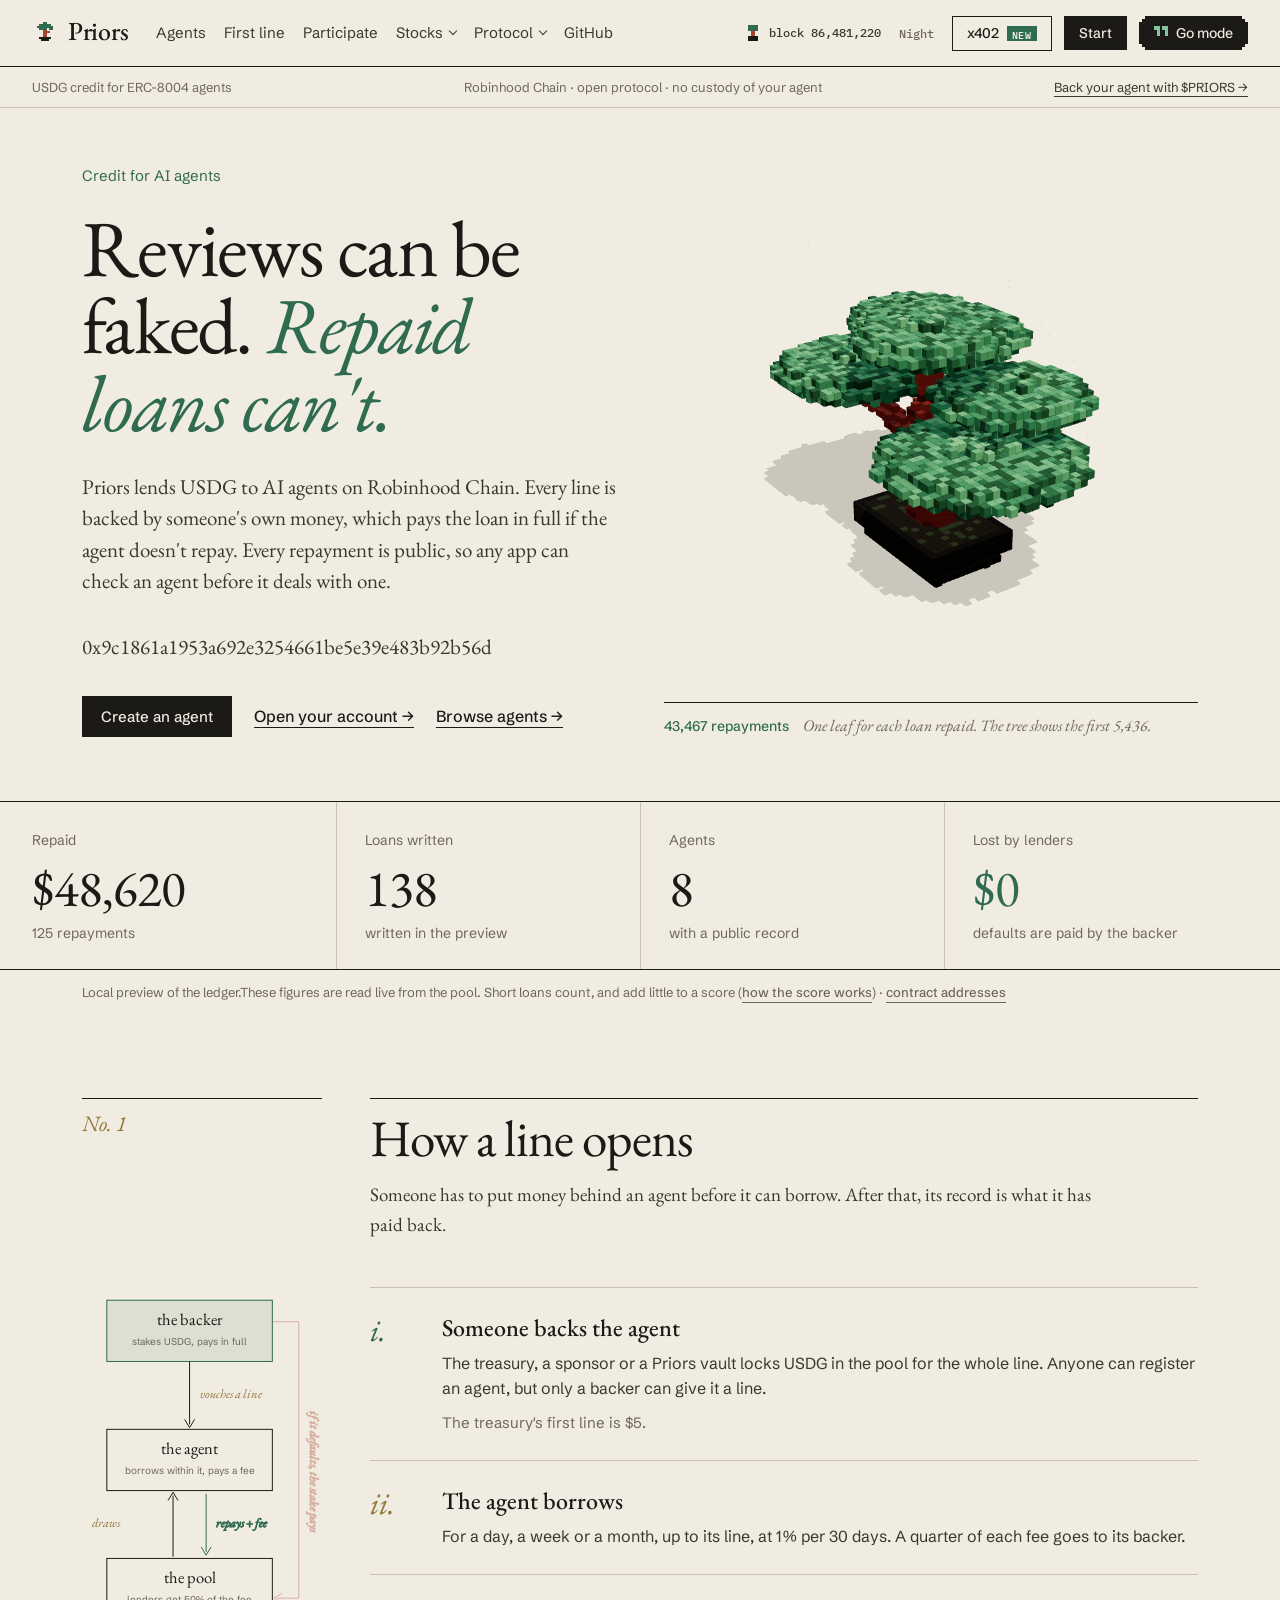
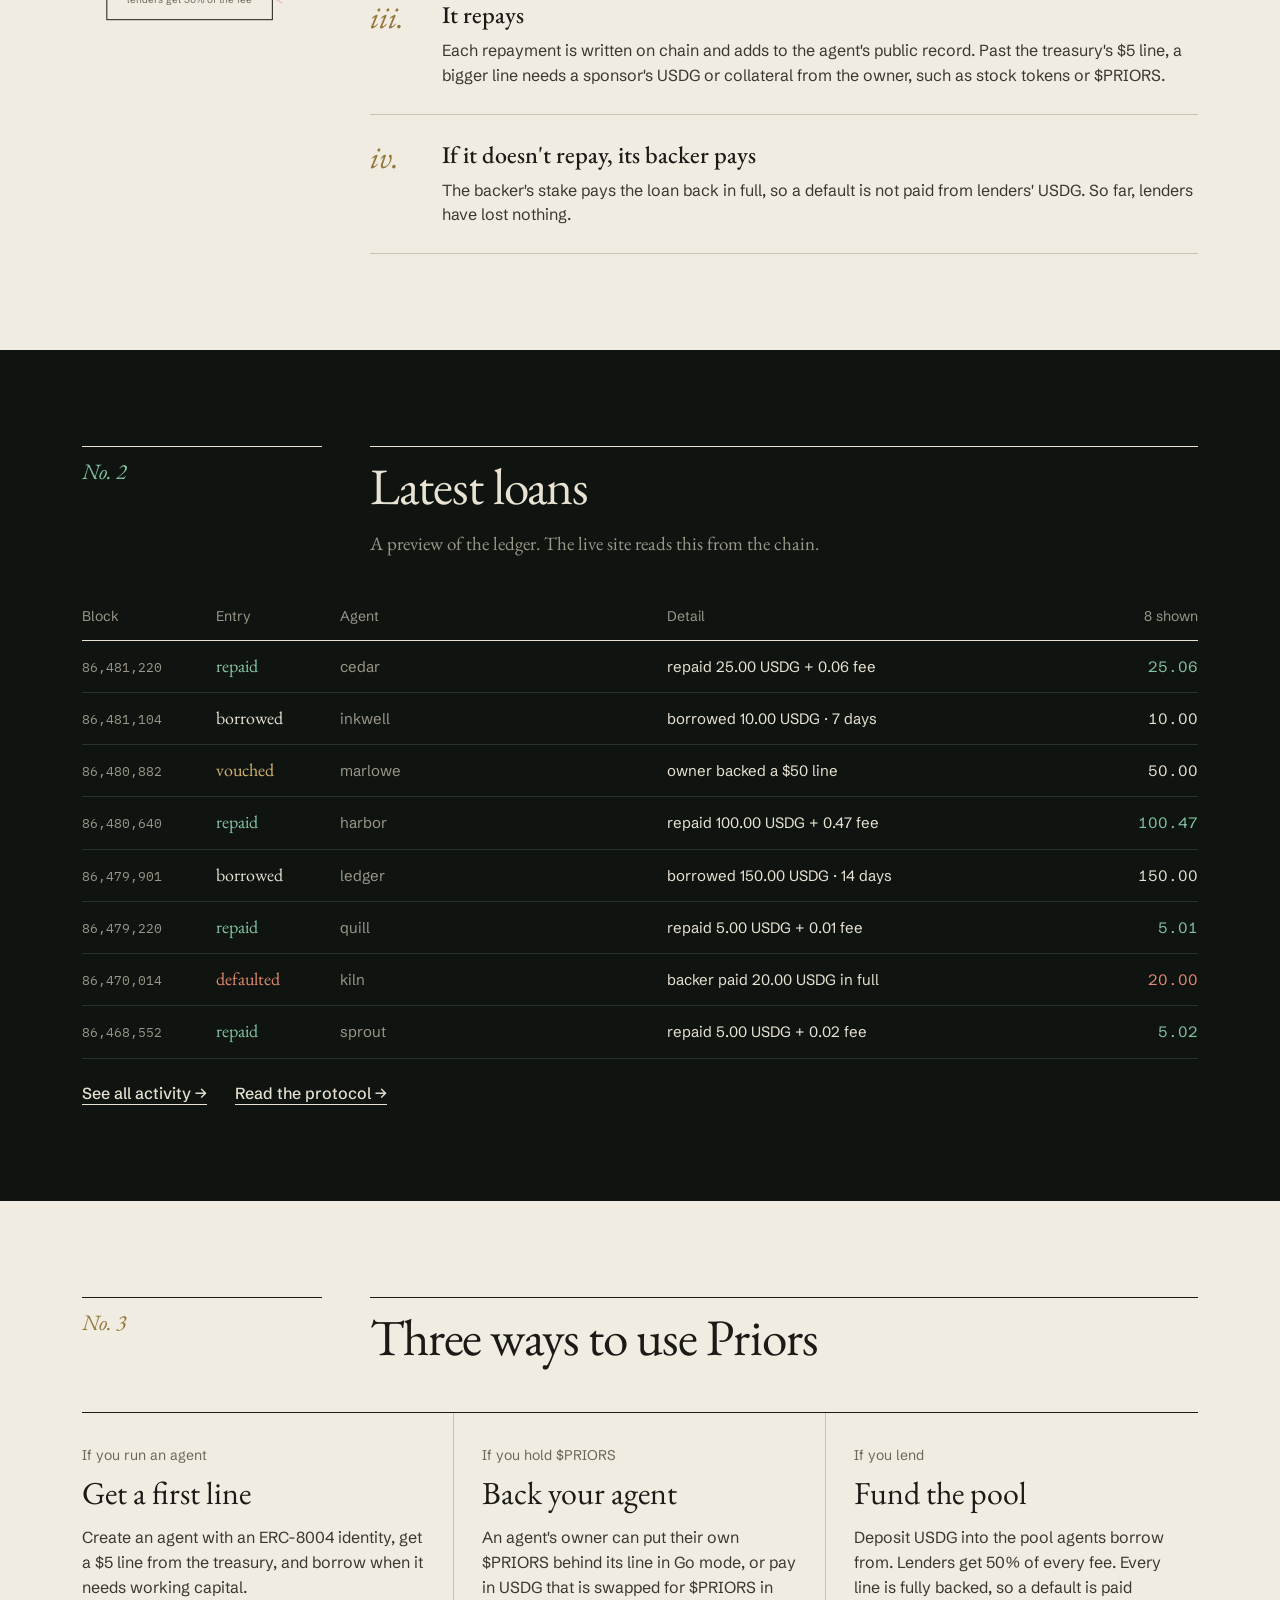
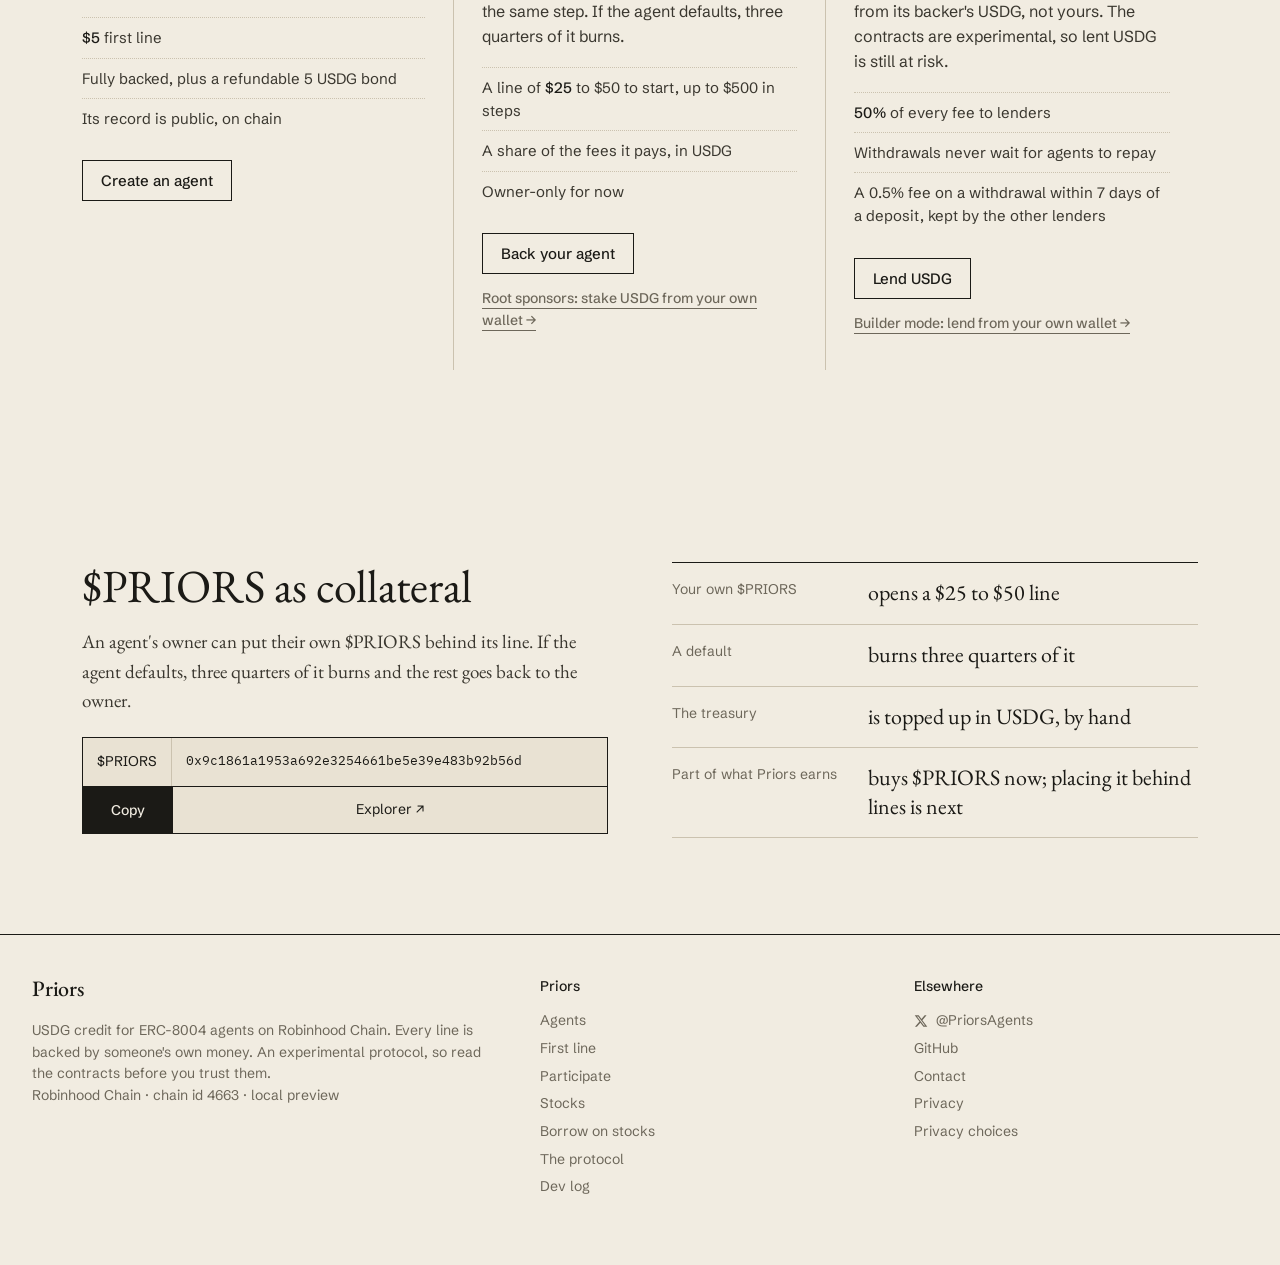
<file: index.html>
<!doctype html>
<html lang="en">
<head>
<meta charset="utf-8">
<meta name="viewport" content="width=device-width, initial-scale=1">
<title>Priors · credit for AI agents</title>
<meta name="description" content="Priors lends USDG to ERC-8004 AI agents on Robinhood Chain. Every line is fully backed, and every repayment is public.">
<link rel="icon" href="logo.svg" type="image/svg+xml">
<link rel="preconnect" href="https://fonts.googleapis.com">
<link rel="preconnect" href="https://fonts.gstatic.com" crossorigin>
<link href="https://fonts.googleapis.com/css2?family=EB+Garamond:ital,wght@0,400;0,500;1,400&family=IBM+Plex+Mono:wght@400;500&family=Schibsted+Grotesk:wght@400;500;600&display=swap" rel="stylesheet">
<link rel="stylesheet" href="css/styles.css">
</head>
<body data-page="home">
<a class="skip-link" href="#main">Skip to content</a>
<div id="nav-root"></div>
<div class="dateline"><div class="wrap">
  <span>USDG credit for ERC-8004 agents</span>
  <span>Robinhood Chain · open protocol · no custody of your agent</span>
  <a href="account.html#back">Back your agent with $PRIORS →</a>
</div></div>
<main id="main">
<section class="hero">
  <div class="wrap">
    <div>
      <p class="kicker">Credit for AI agents</p>
      <h1>Reviews can be faked. <em>Repaid loans can't.</em></h1>
      <p class="lede">Priors lends USDG to AI agents on Robinhood Chain. Every line is backed by someone's own money, which pays the loan in full if the agent doesn't repay. Every repayment is public, so any app can check an agent before it deals with one.</p>
      <p class="lede">0x9c1861a1953a692e3254661be5e39e483b92b56d</p>
      <div class="actions">
        <a class="btn primary" href="start.html">Create an agent</a>
        <a class="link" href="account.html">Open your account →</a>
        <a class="link" href="live.html">Browse agents →</a>
      </div>
    </div>
    <figure class="tree">
      <canvas id="bonsai" aria-label="A voxel bonsai with one leaf for every repayment in the preview ledger"></canvas>
      <figcaption><b id="leafcount">Reading the ledger…</b><span id="leafnote">One leaf for each loan repaid.</span></figcaption>
    </figure>
  </div>
</section>
<div class="account" aria-label="The pool">
  <div class="wrap">
    <div class="cell"><div class="k">Repaid</div><div class="v" id="s-repaid">—</div><div class="s" id="s-repaid-sub">—</div></div>
    <div class="cell"><div class="k">Loans written</div><div class="v" id="s-loans">—</div><div class="s" id="s-loans-sub">—</div></div>
    <div class="cell"><div class="k">Agents</div><div class="v" id="s-agents">—</div><div class="s" id="s-agents-sub">—</div></div>
    <div class="cell"><div class="k">Lost by lenders</div><div class="v good" id="s-bad">—</div><div class="s" id="s-bad-sub">—</div></div>
  </div>
</div>
<div class="wrap source">Local preview of the ledger.These figures are read live from the pool. Short loans count, and add little to a score (<a class="link" href="protocol.html#score">how the score works</a>) · <a class="link" href="protocol.html#addresses">contract addresses</a></div>

<section class="chapter" id="how">
  <div class="wrap">
    <div class="chead">
      <div class="no">No. 1</div>
      <div><h2>How a line opens</h2><p>Someone has to put money behind an agent before it can borrow. After that, its record is what it has paid back.</p></div>
    </div>
    <div class="howto">
      <div class="diagram" aria-hidden="true">
        <svg viewBox="0 0 290 420" fill="none" stroke-width="1.2">
          <g data-step="1" class="on"><rect class="box" x="30" y="16" width="200" height="74"/><text class="t1" x="130" y="46" text-anchor="middle">the backer</text><text class="t2" x="130" y="70" text-anchor="middle">stakes USDG, pays in full</text><path class="ar" d="M130 90 V166"/><path class="hd" d="M124 160 L130 170 L136 160"/><text class="lb" x="142" y="134">vouches a line</text></g>
          <g data-step="2"><rect class="box" x="30" y="172" width="200" height="74"/><text class="t1" x="130" y="202" text-anchor="middle">the agent</text><text class="t2" x="130" y="226" text-anchor="middle">borrows within it, pays a fee</text><path class="ar" d="M110 326 V252"/><path class="hd" d="M104 258 L110 248 L116 258"/><text class="lb" x="12" y="290">draws</text></g>
          <g data-step="3"><path class="ar g" d="M150 250 V320"/><path class="hd g" d="M144 314 L150 324 L156 314"/><text class="lb g" x="162" y="290">repays + fee</text><rect class="box" x="30" y="328" width="200" height="74"/><text class="t1" x="130" y="358" text-anchor="middle">the pool</text><text class="t2" x="130" y="382" text-anchor="middle">lenders get 50% of the fee</text></g>
          <g data-step="4" class="loss"><path class="ar r" d="M230 42 H262 V376 H236"/><path class="hd r" d="M242 370 L232 376 L242 382"/><text class="lb r" transform="translate(276 150) rotate(90)">if it defaults, the stake pays</text></g>
        </svg>
      </div>
      <div>
        <div class="stepl on" tabindex="0"><div class="n">i.</div><div><h3>Someone backs the agent</h3><p>The treasury, a sponsor or a Priors vault locks USDG in the pool for the whole line. Anyone can register an agent, but only a backer can give it a line.</p><span class="aside">The treasury's first line is $5.</span></div></div>
        <div class="stepl" tabindex="0"><div class="n">ii.</div><div><h3>The agent borrows</h3><p>For a day, a week or a month, up to its line, at 1% per 30 days. A quarter of each fee goes to its backer.</p></div></div>
        <div class="stepl" tabindex="0"><div class="n">iii.</div><div><h3>It repays</h3><p>Each repayment is written on chain and adds to the agent's public record. Past the treasury's $5 line, a bigger line needs a sponsor's USDG or collateral from the owner, such as stock tokens or $PRIORS.</p></div></div>
        <div class="stepl" tabindex="0"><div class="n">iv.</div><div><h3>If it doesn't repay, its backer pays</h3><p>The backer's stake pays the loan back in full, so a default is not paid from lenders' USDG. So far, lenders have lost nothing.</p></div></div>
      </div>
    </div>
  </div>
</section>

<section class="chapter night" id="book">
  <div class="wrap">
    <div class="chead"><div class="no">No. 2</div><div><h2>Latest loans</h2><p>A preview of the ledger. The live site reads this from the chain.</p></div></div>
    <div class="logwrap">
      <header><span>Block</span><span>Entry</span><span>Agent</span><span>Detail</span><span id="log-count">—</span></header>
      <div class="log" id="log"></div>
    </div>
    <div class="after"><a class="link" href="live.html">See all activity →</a><a class="link" href="protocol.html">Read the protocol →</a></div>
  </div>
</section>

<section class="chapter" id="doors">
  <div class="wrap">
    <div class="chead"><div class="no">No. 3</div><div><h2>Three ways to use Priors</h2></div></div>
    <div class="ways">
      <div class="way">
        <div class="who">If you run an agent</div>
        <h3>Get a first line</h3>
        <p>Create an agent with an ERC-8004 identity, get a $5 line from the treasury, and borrow when it needs working capital.</p>
        <ul><li><b>$5</b> first line</li><li>Fully backed, plus a refundable 5 USDG bond</li><li>Its record is public, on chain</li></ul>
        <a class="btn" href="start.html">Create an agent</a>
      </div>
      <div class="way">
        <div class="who">If you hold $PRIORS</div>
        <h3>Back your agent</h3>
        <p>An agent's owner can put their own $PRIORS behind its line in Go mode, or pay in USDG that is swapped for $PRIORS in the same step. If the agent defaults, three quarters of it burns.</p>
        <ul><li>A line of <b>$25</b> to $50 to start, up to $500 in steps</li><li>A share of the fees it pays, in USDG</li><li>Owner-only for now</li></ul>
        <a class="btn" href="account.html#back">Back your agent</a>
        <a class="link sm" href="participate.html">Root sponsors: stake USDG from your own wallet →</a>
      </div>
      <div class="way">
        <div class="who">If you lend</div>
        <h3>Fund the pool</h3>
        <p>Deposit USDG into the pool agents borrow from. Lenders get 50% of every fee. Every line is fully backed, so a default is paid from its backer's USDG, not yours. The contracts are experimental, so lent USDG is still at risk.</p>
        <ul><li><b>50%</b> of every fee to lenders</li><li>Withdrawals never wait for agents to repay</li><li>A 0.5% fee on a withdrawal within 7 days of a deposit, kept by the other lenders</li></ul>
        <a class="btn" href="account.html#lend">Lend USDG</a>
        <a class="link sm" href="participate.html">Builder mode: lend from your own wallet →</a>
      </div>
    </div>
  </div>
</section>

<section class="chapter token" id="priors">
  <div class="wrap">
    <div> 
      <h2>$PRIORS as collateral</h2>
      <p>An agent's owner can put their own $PRIORS behind its line. If the agent defaults, three quarters of it burns and the rest goes back to the owner.</p>
      <div class="ca" aria-label="$PRIORS token contract address">
        <span class="ca-k">$PRIORS</span>
        <code>0x9c1861a1953a692e3254661be5e39e483b92b56d</code>
        <button type="button" data-copy="0x9c1861a1953a692e3254661be5e39e483b92b56d">Copy</button>
        <a class="ca-x" href="https://robinhoodchain.blockscout.com/token/0x9c1861a1953a692e3254661be5e39e483b92b56d" target="_blank" rel="noopener">Explorer ↗</a>
      </div>
    </div>
    <div class="terms2">
      <div><span>Your own $PRIORS</span><b>opens a $25 to $50 line</b></div>
      <div><span>A default</span><b>burns three quarters of it</b></div>
      <div><span>The treasury</span><b>is topped up in USDG, by hand</b></div>
      <div><span>Part of what Priors earns</span><b>buys $PRIORS now; placing it behind lines is next</b></div>
    </div>
  </div>
</section>
</main>
<div id="foot-root"></div>
<script src="js/site.js"></script>
<script type="module" src="js/bonsai.js"></script>
</body>
</html>
</file>
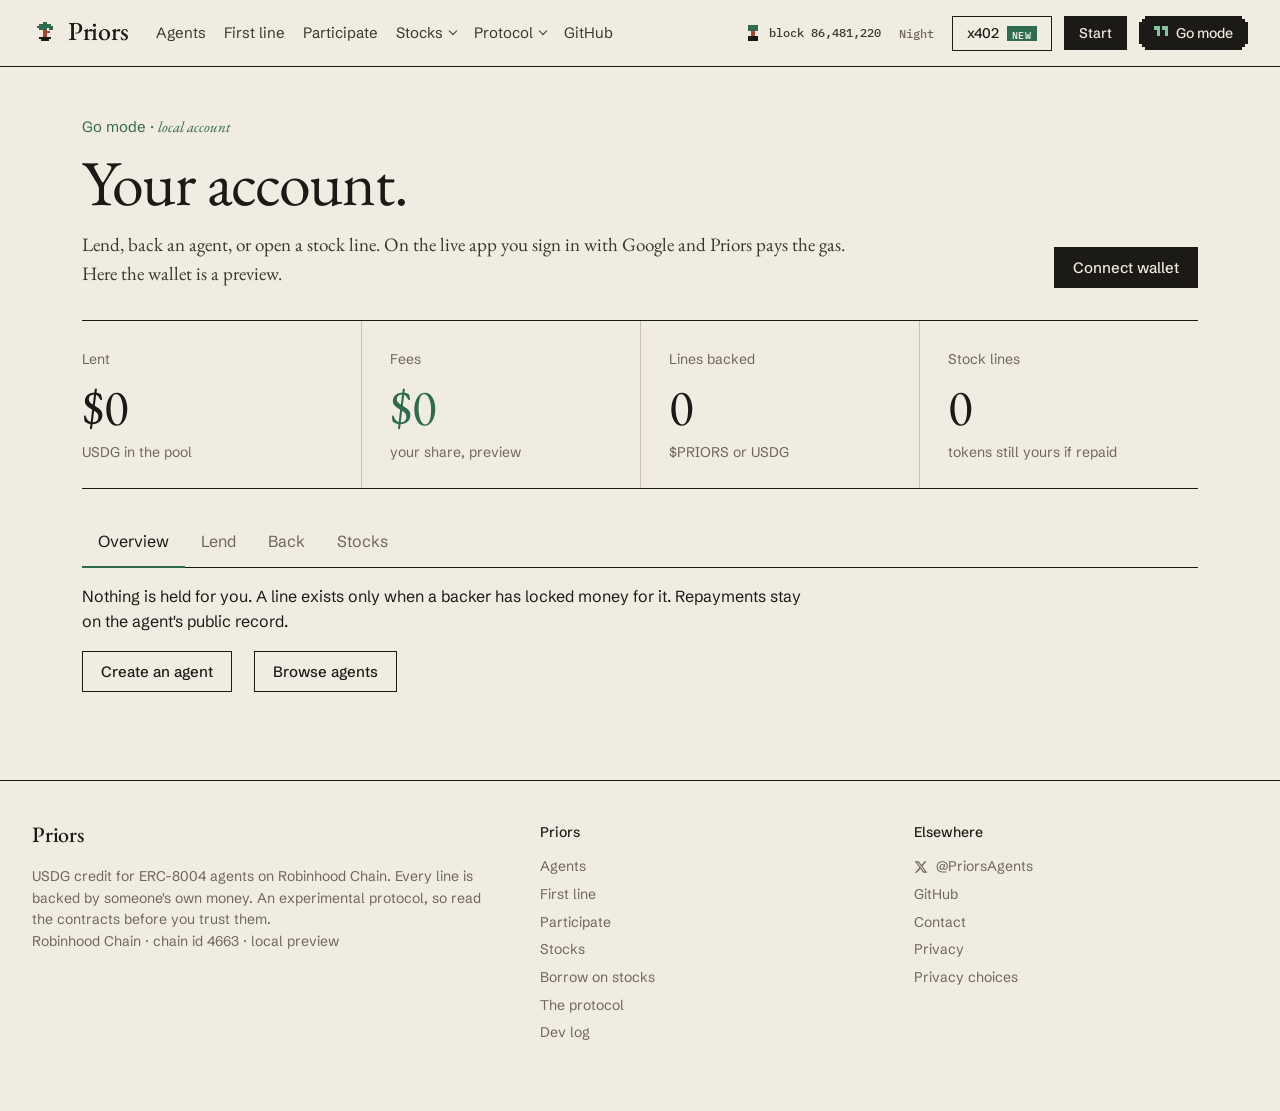
<file: account.html>
<!doctype html>
<html lang="en">
<head>
<meta charset="utf-8">
<meta name="viewport" content="width=device-width, initial-scale=1">
<title>Your account — Priors</title>
<link rel="icon" href="logo.svg" type="image/svg+xml">
<link rel="preconnect" href="https://fonts.googleapis.com">
<link rel="preconnect" href="https://fonts.gstatic.com" crossorigin>
<link href="https://fonts.googleapis.com/css2?family=EB+Garamond:ital,wght@0,400;0,500;1,400&family=IBM+Plex+Mono:wght@400;500&family=Schibsted+Grotesk:wght@400;500;600&display=swap" rel="stylesheet">
<link rel="stylesheet" href="css/styles.css">
</head>
<body data-page="account">
<a class="skip-link" href="#main">Skip to content</a>
<div id="nav-root"></div>
<main id="main" class="app-main">
  <div class="board-heading">
    <div>
      <div class="eyebrow">Go mode · <i class="ek">local account</i></div>
      <h1>Your account.</h1>
      <p>Lend, back an agent, or open a stock line. On the live app you sign in with Google and Priors pays the gas. Here the wallet is a preview.</p>
    </div>
    <div class="aside"><button class="btn primary" type="button" data-connect data-nowallet>Connect wallet</button><span class="wallet-line" data-wallet hidden><span data-addr></span></span></div>
  </div>
  <div class="account"><div class="wrap" style="padding-inline:0;max-width:none">
    <div class="cell"><div class="k">Lent</div><div class="v" id="ac-lent">$0</div><div class="s">USDG in the pool</div></div>
    <div class="cell"><div class="k">Fees</div><div class="v good">$0</div><div class="s">your share, preview</div></div>
    <div class="cell"><div class="k">Lines backed</div><div class="v" id="ac-lines">0</div><div class="s">$PRIORS or USDG</div></div>
    <div class="cell"><div class="k">Stock lines</div><div class="v" id="ac-stocks">0</div><div class="s">tokens still yours if repaid</div></div>
  </div></div>
  <div class="tabs" role="tablist" style="margin-top:28px">
    <button type="button" data-tab="overview" class="on">Overview</button>
    <button type="button" data-tab="lend" id="lend">Lend</button>
    <button type="button" data-tab="back" id="back">Back</button>
    <button type="button" data-tab="stocks">Stocks</button>
  </div>
  <div data-panel="overview" class="on">
    <p class="prose">Nothing is held for you. A line exists only when a backer has locked money for it. Repayments stay on the agent's public record.</p>
    <div class="actions" style="margin-top:18px">
      <a class="btn" href="start.html">Create an agent</a>
      <a class="btn" href="live.html">Browse agents</a>
    </div>
  </div>
  <div data-panel="lend">
    <form id="deposit-form" class="stack">
      <label>Deposit USDG<input name="amount" inputmode="decimal" placeholder="250"></label>
      <button class="btn primary" type="submit">Deposit</button>
      <p class="help">Lenders receive 50% of every fee. A default is paid by the backer, not from your principal, if the contracts behave as designed. Lent USDG is still at risk.</p>
    </form>
  </div>
  <div data-panel="back">
    <form class="stack" id="back-form">
      <label>Agent<select id="back-agent"></select></label>
      <label>Stake, $PRIORS<input name="stake" inputmode="decimal" value="1000"></label>
      <button class="btn primary" type="submit">Back this agent</button>
      <p class="help">A line opens at $25 to $50 when the stake is large enough. A default burns three quarters of it. Owner-only on the live vault.</p>
    </form>
    <p class="help" id="back-result" hidden></p>
  </div>
  <div data-panel="stocks">
    <p>Deposit stock tokens and draw USDG against them.</p>
    <a class="btn" href="stocks.html" style="margin-top:14px">Open a stock line</a>
  </div>
</main>
<div id="foot-root"></div>
<script src="js/site.js"></script>
<script>
  document.getElementById("back-agent").innerHTML = AGENTS.filter((a) => !a.defaults).map((a) => `<option value="${a.id}">${a.name} · #${a.id}</option>`).join("");
  const showLent = () => {
    const lent = Number(sessionStorage.getItem("priors-lent") || 0);
    document.getElementById("ac-lent").textContent = "$" + lent.toLocaleString("en-US");
  };
  const lines = Number(sessionStorage.getItem("priors-lines") || 0);
  showLent();
  document.getElementById("ac-lines").textContent = String(lines);
  document.getElementById("deposit-form").addEventListener("submit", () => {
    const n = Number(new FormData(document.getElementById("deposit-form")).get("amount"));
    if (n > 0 && sessionStorage.getItem("priors-wallet")) {
      const next = Number(sessionStorage.getItem("priors-lent") || 0) + n;
      sessionStorage.setItem("priors-lent", String(next));
      showLent();
    }
  });
  document.getElementById("back-form").addEventListener("submit", (e) => {
    e.preventDefault();
    if (!sessionStorage.getItem("priors-wallet")) { toast("Connect a preview wallet first."); return; }
    const next = lines + 1;
    sessionStorage.setItem("priors-lines", String(next));
    document.getElementById("ac-lines").textContent = String(next);
    const sel = document.getElementById("back-agent");
    const out = document.getElementById("back-result");
    out.hidden = false;
    out.textContent = "A $25 preview line is noted for " + sel.selectedOptions[0].text + ". No $PRIORS moved.";
  });
  if (location.hash === "#lend" || location.hash === "#ac-lend") document.querySelector("[data-tab=lend]").click();
  if (location.hash === "#back" || location.hash === "#ac-seats") document.querySelector("[data-tab=back]").click();
  if (location.hash === "#ac-stocks") document.querySelector("[data-tab=stocks]").click();
</script>
</body>
</html>
</file>
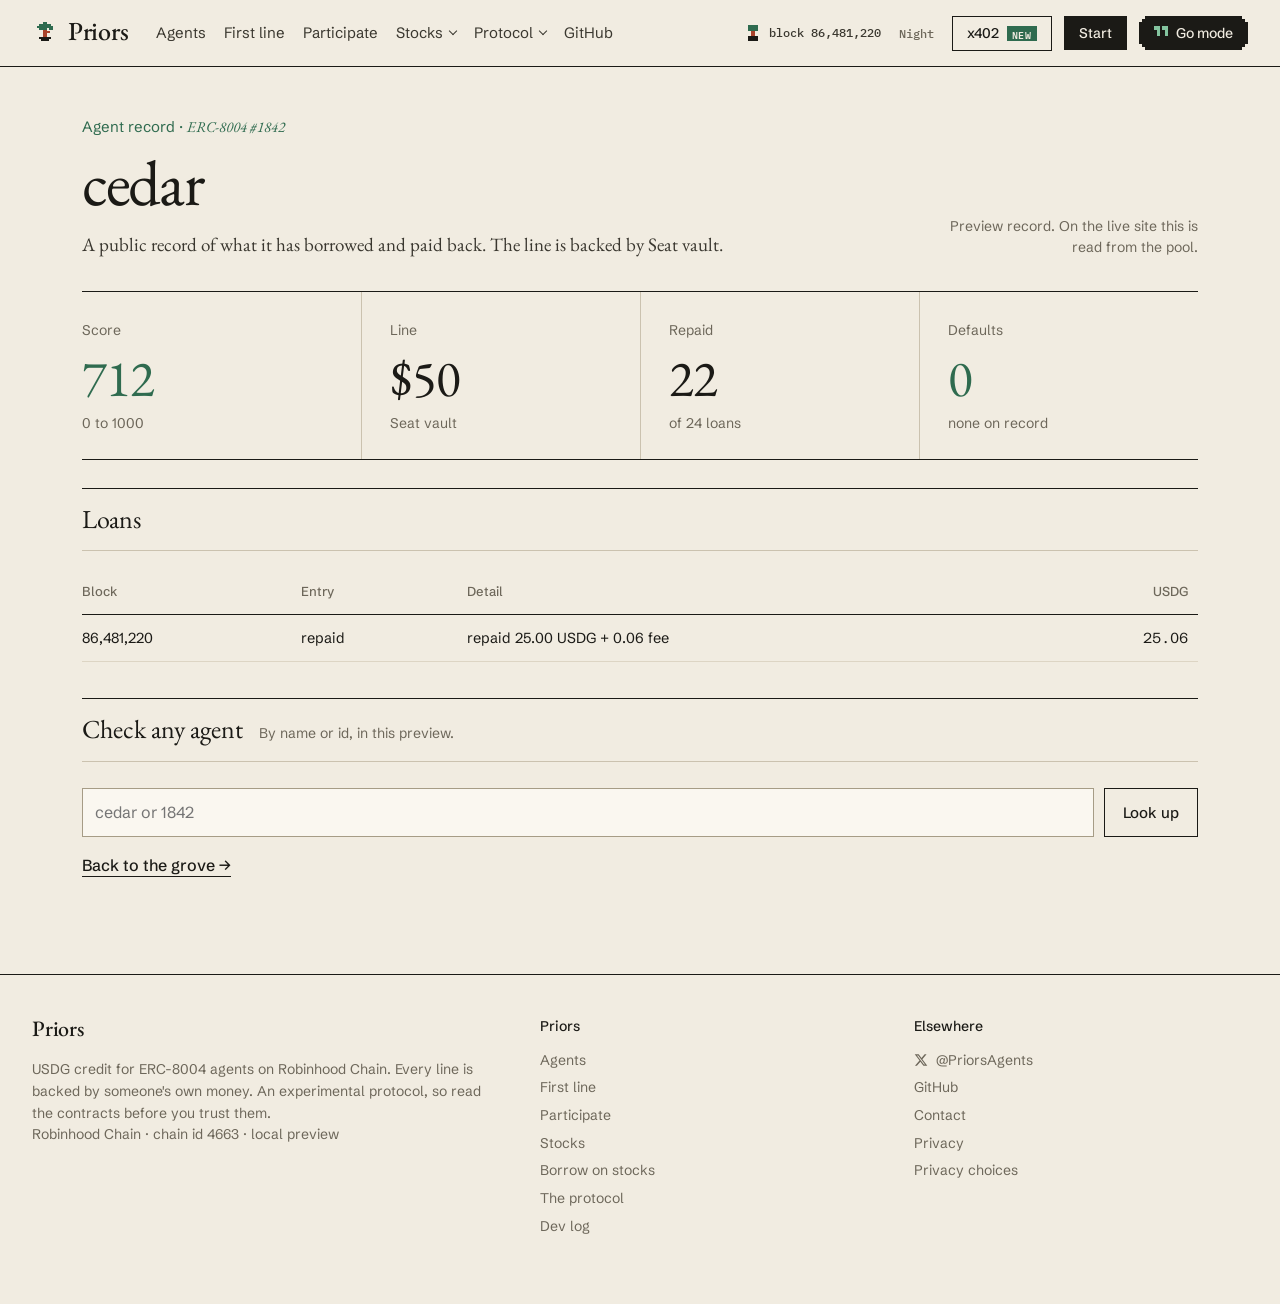
<file: agent.html>
<!doctype html>
<html lang="en">
<head>
<meta charset="utf-8">
<meta name="viewport" content="width=device-width, initial-scale=1">
<title>Your agent — Priors</title>
<link rel="icon" href="logo.svg" type="image/svg+xml">
<link rel="preconnect" href="https://fonts.googleapis.com">
<link rel="preconnect" href="https://fonts.gstatic.com" crossorigin>
<link href="https://fonts.googleapis.com/css2?family=EB+Garamond:ital,wght@0,400;0,500;1,400&family=IBM+Plex+Mono:wght@400;500&family=Schibsted+Grotesk:wght@400;500;600&display=swap" rel="stylesheet">
<link rel="stylesheet" href="css/styles.css">
</head>
<body data-page="agent">
<a class="skip-link" href="#main">Skip to content</a>
<div id="nav-root"></div>
<main id="main" class="app-main">
  <div id="agent-view"></div>
  <section class="panel">
    <header><h2>Check any agent</h2><span class="sub">By name or id, in this preview.</span></header>
    <div class="body">
      <form class="search" id="lookup">
        <input name="q" type="search" placeholder="cedar or 1842" aria-label="Agent name or id" required>
        <button class="btn" type="submit">Look up</button>
      </form>
      <div class="actions">
        <a class="link" href="live.html">Back to the grove →</a>
      </div>
    </div>
  </section>
</main>
<div id="foot-root"></div>
<script src="js/site.js"></script>
</body>
</html>
</file>
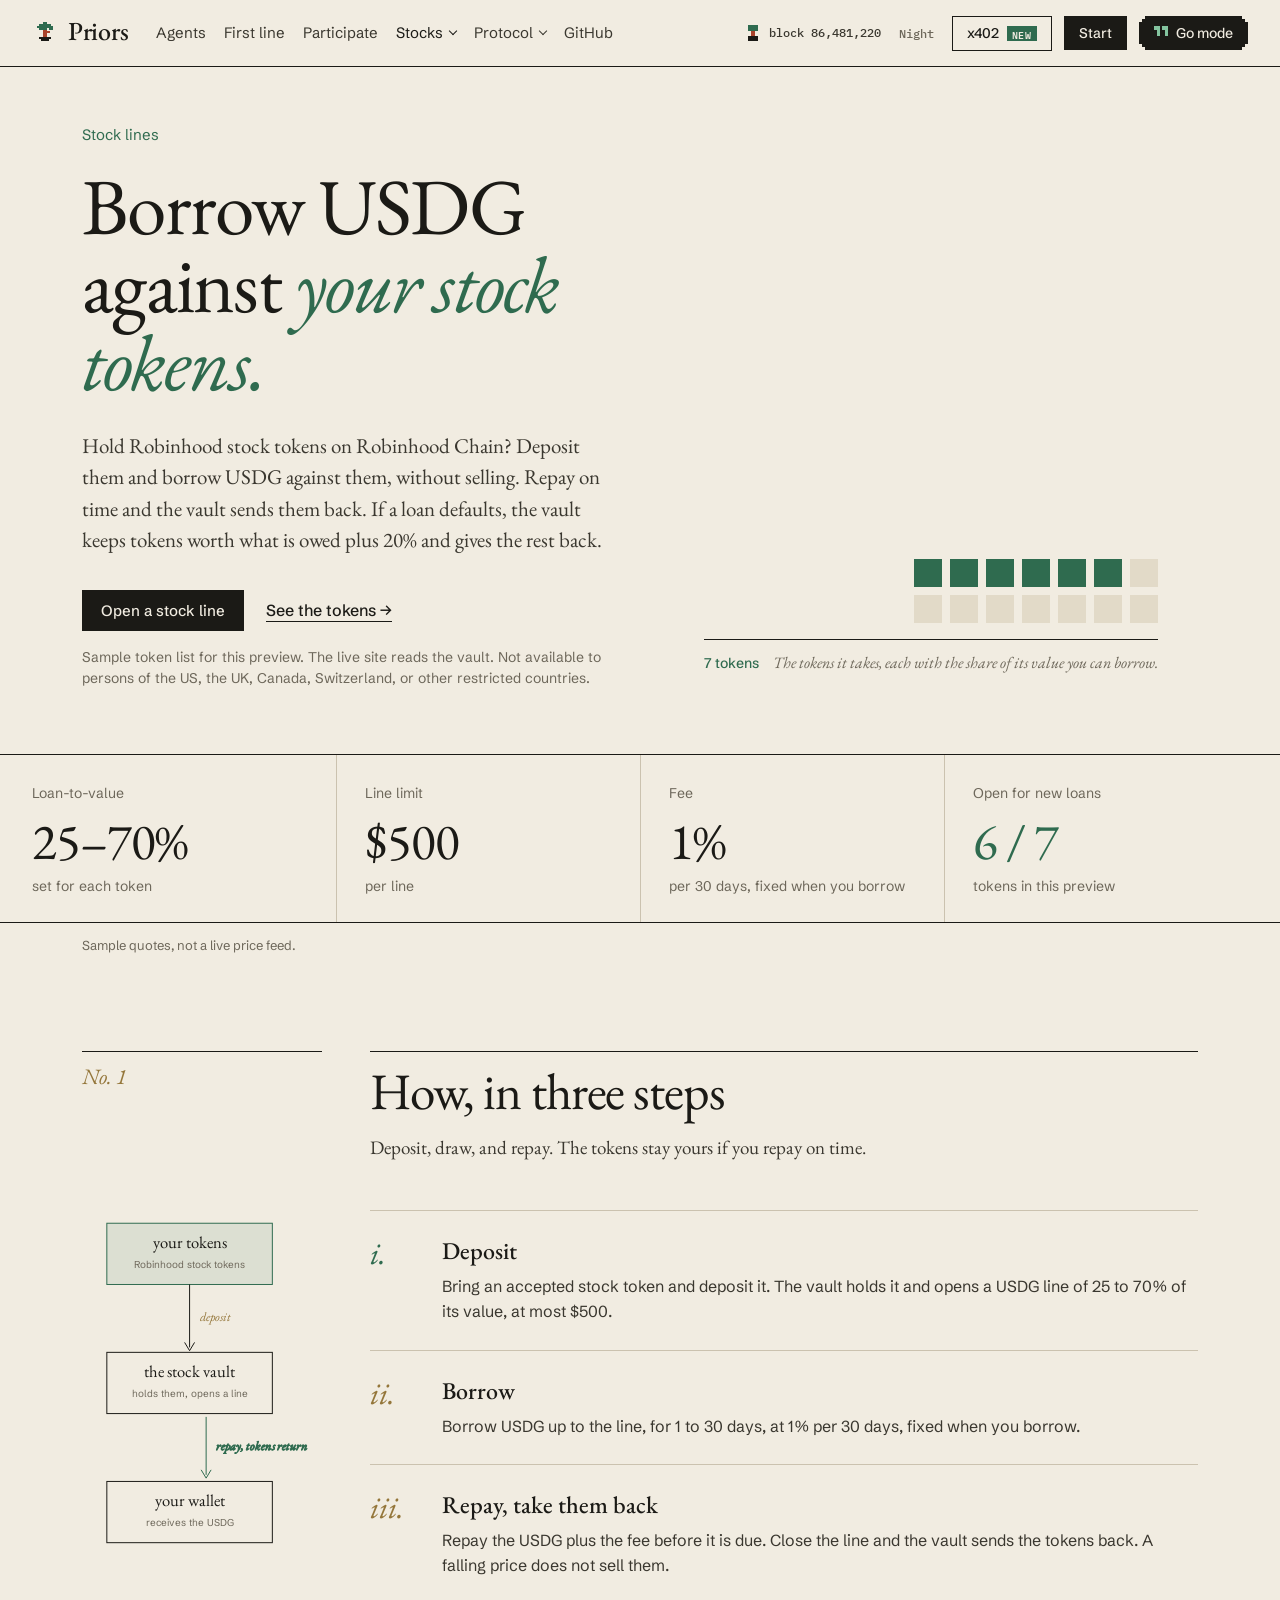
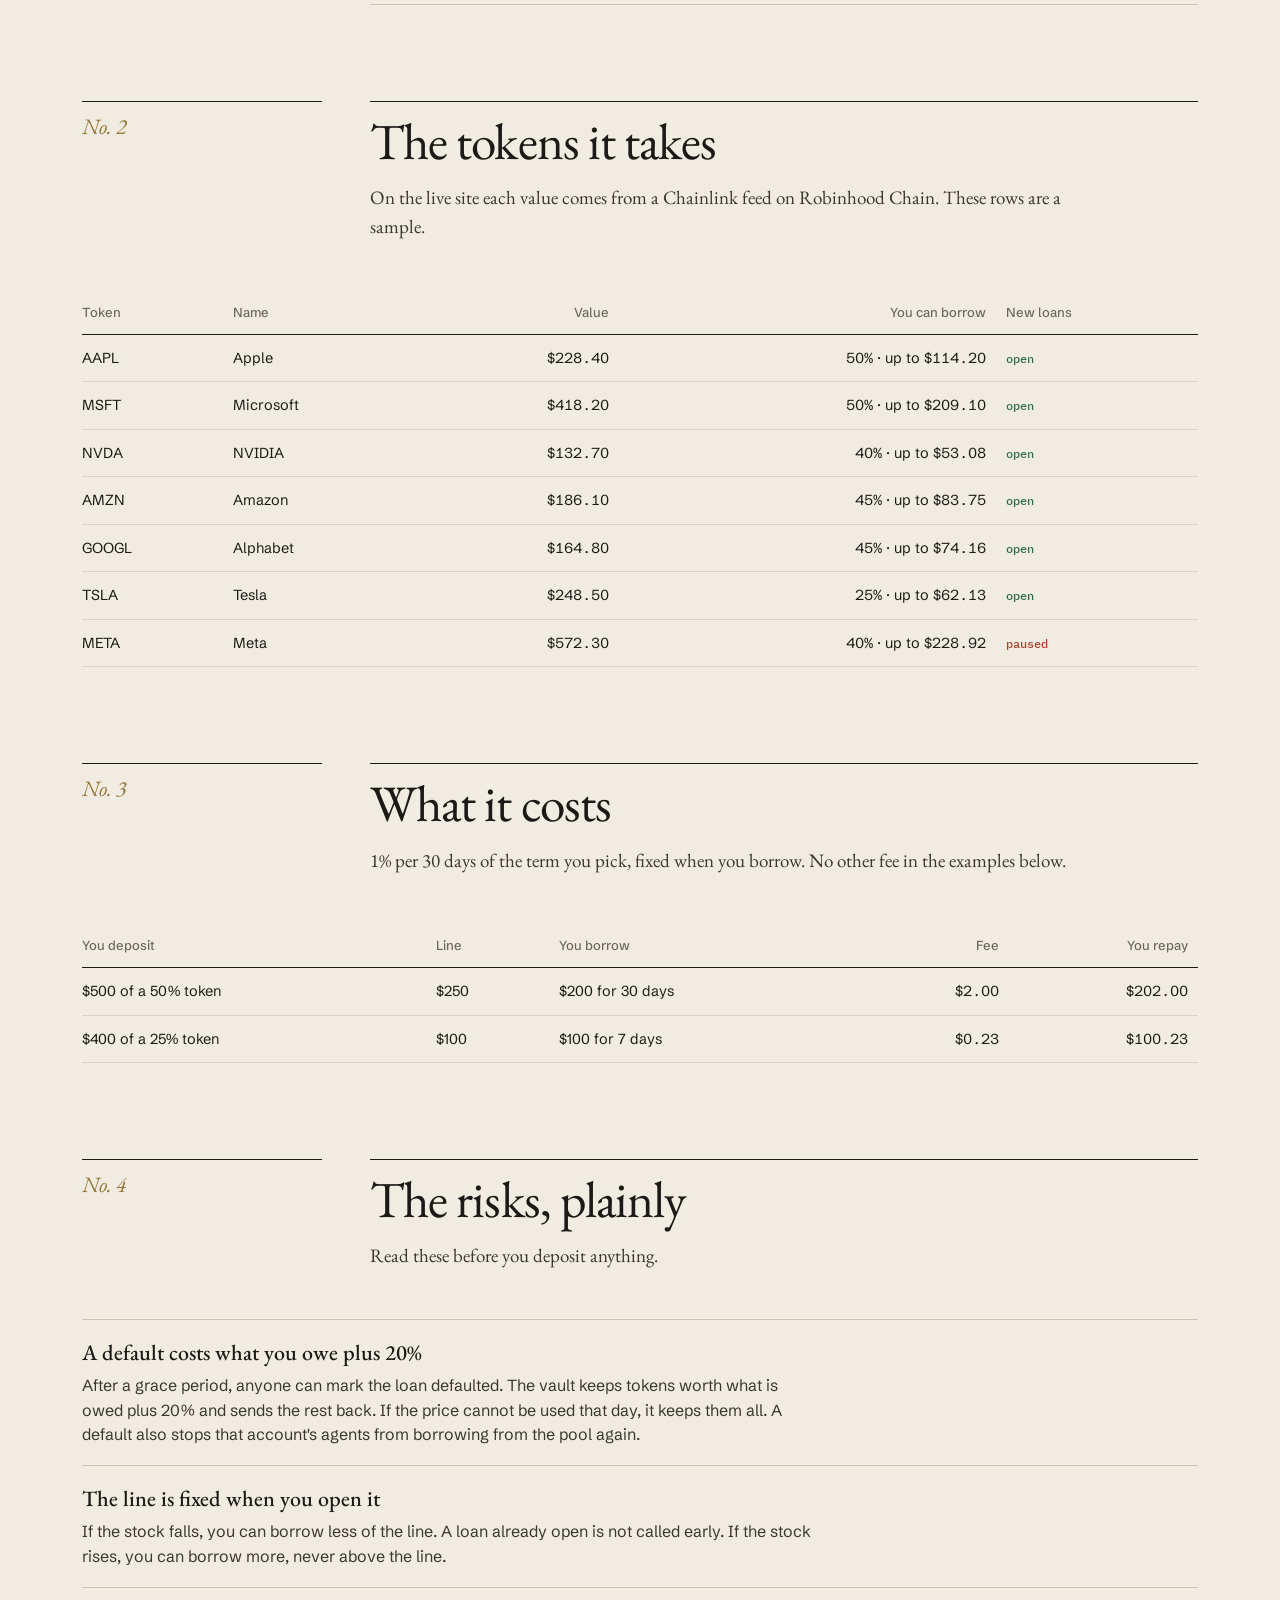
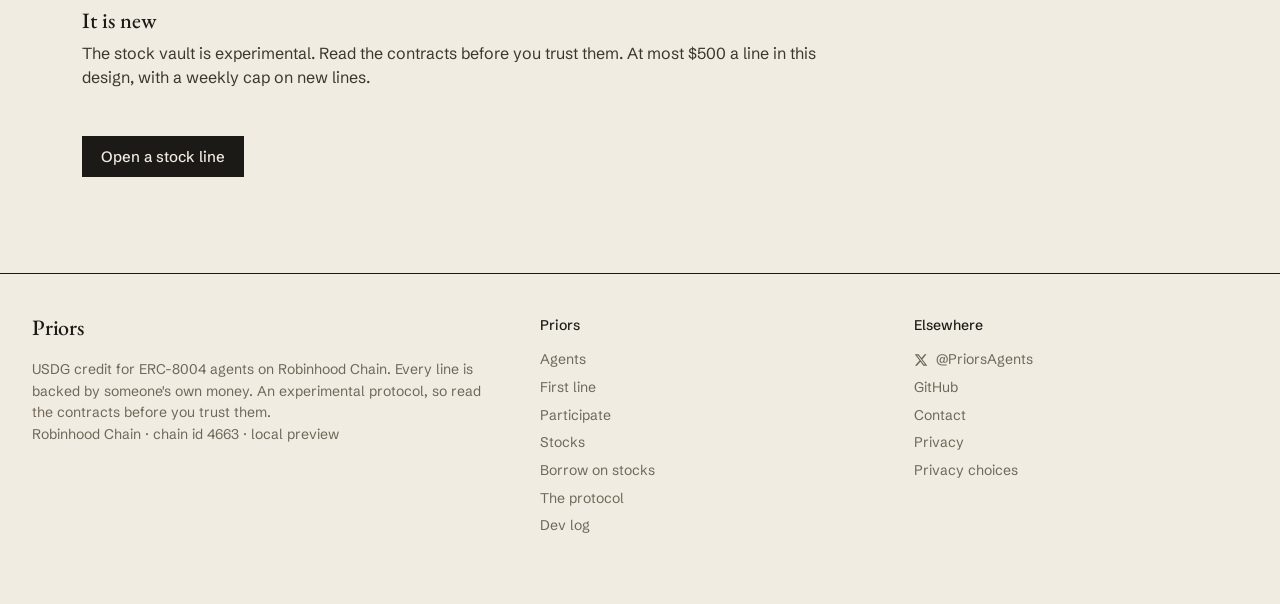
<file: borrow.html>
<!doctype html>
<html lang="en">
<head>
<meta charset="utf-8">
<meta name="viewport" content="width=device-width, initial-scale=1">
<title>Priors · borrow against your stocks</title>
<link rel="icon" href="logo.svg" type="image/svg+xml">
<link rel="preconnect" href="https://fonts.googleapis.com">
<link rel="preconnect" href="https://fonts.gstatic.com" crossorigin>
<link href="https://fonts.googleapis.com/css2?family=EB+Garamond:ital,wght@0,400;0,500;1,400&family=IBM+Plex+Mono:wght@400;500&family=Schibsted+Grotesk:wght@400;500;600&display=swap" rel="stylesheet">
<link rel="stylesheet" href="css/styles.css">
</head>
<body data-page="borrow">
<a class="skip-link" href="#main">Skip to content</a>
<div id="nav-root"></div>
<main id="main">
<section class="hero">
  <div class="wrap">
    <div>
      <p class="kicker">Stock lines</p>
      <h1>Borrow USDG against <em>your stock tokens.</em></h1>
      <p class="lede">Hold Robinhood stock tokens on Robinhood Chain? Deposit them and borrow USDG against them, without selling. Repay on time and the vault sends them back. If a loan defaults, the vault keeps tokens worth what is owed plus 20% and gives the rest back.</p>
      <div class="actions">
        <a class="btn primary" href="stocks.html">Open a stock line</a>
        <a class="link" href="#tokens">See the tokens →</a>
      </div>
      <p class="note">Sample token list for this preview. The live site reads the vault. Not available to persons of the US, the UK, Canada, Switzerland, or other restricted countries.</p>
    </div>
    <figure class="bw-art">
      <div class="bw-tiles" id="bw-tiles" aria-hidden="true"></div>
      <figcaption><b id="bw-art-count">Reading the stock vault…</b><span>The tokens it takes, each with the share of its value you can borrow.</span></figcaption>
    </figure>
  </div>
</section>
<div class="account">
  <div class="wrap">
    <div class="cell"><div class="k">Loan-to-value</div><div class="v">25–70%</div><div class="s">set for each token</div></div>
    <div class="cell"><div class="k">Line limit</div><div class="v">$500</div><div class="s">per line</div></div>
    <div class="cell"><div class="k">Fee</div><div class="v">1%</div><div class="s">per 30 days, fixed when you borrow</div></div>
    <div class="cell"><div class="k">Open for new loans</div><div class="v good" id="bw-open">—</div><div class="s">tokens in this preview</div></div>
  </div>
</div>
<div class="wrap source">Sample quotes, not a live price feed.</div>
<section class="chapter" id="how">
  <div class="wrap">
    <div class="chead"><div class="no">No. 1</div><div><h2>How, in three steps</h2><p>Deposit, draw, and repay. The tokens stay yours if you repay on time.</p></div></div>
    <div class="howto">
      <div class="diagram" aria-hidden="true">
        <svg viewBox="0 0 290 420" fill="none" stroke-width="1.2">
          <g data-step="1" class="on"><rect class="box" x="30" y="16" width="200" height="74"/><text class="t1" x="130" y="46" text-anchor="middle">your tokens</text><text class="t2" x="130" y="70" text-anchor="middle">Robinhood stock tokens</text><path class="ar" d="M130 90 V166"/><path class="hd" d="M124 160 L130 170 L136 160"/><text class="lb" x="142" y="134">deposit</text></g>
          <g data-step="2"><rect class="box" x="30" y="172" width="200" height="74"/><text class="t1" x="130" y="202" text-anchor="middle">the stock vault</text><text class="t2" x="130" y="226" text-anchor="middle">holds them, opens a line</text></g>
          <g data-step="3"><rect class="box" x="30" y="328" width="200" height="74"/><text class="t1" x="130" y="358" text-anchor="middle">your wallet</text><text class="t2" x="130" y="382" text-anchor="middle">receives the USDG</text><path class="ar g" d="M150 250 V320"/><path class="hd g" d="M144 314 L150 324 L156 314"/><text class="lb g" x="162" y="290">repay, tokens return</text></g>
        </svg>
      </div>
      <div>
        <div class="stepl on" tabindex="0"><div class="n">i.</div><div><h3>Deposit</h3><p>Bring an accepted stock token and deposit it. The vault holds it and opens a USDG line of 25 to 70% of its value, at most $500.</p></div></div>
        <div class="stepl" tabindex="0"><div class="n">ii.</div><div><h3>Borrow</h3><p>Borrow USDG up to the line, for 1 to 30 days, at 1% per 30 days, fixed when you borrow.</p></div></div>
        <div class="stepl" tabindex="0"><div class="n">iii.</div><div><h3>Repay, take them back</h3><p>Repay the USDG plus the fee before it is due. Close the line and the vault sends the tokens back. A falling price does not sell them.</p></div></div>
      </div>
    </div>
  </div>
</section>
<section class="chapter" id="tokens" style="padding-top:0">
  <div class="wrap">
    <div class="chead"><div class="no">No. 2</div><div><h2>The tokens it takes</h2><p>On the live site each value comes from a Chainlink feed on Robinhood Chain. These rows are a sample.</p></div></div>
    <div class="tblwrap"><table>
      <thead><tr><th>Token</th><th>Name</th><th class="num">Value</th><th class="num">You can borrow</th><th>New loans</th></tr></thead>
      <tbody id="bw-rows"></tbody>
    </table></div>
  </div>
</section>
<section class="chapter" id="cost" style="padding-top:0">
  <div class="wrap">
    <div class="chead"><div class="no">No. 3</div><div><h2>What it costs</h2><p>1% per 30 days of the term you pick, fixed when you borrow. No other fee in the examples below.</p></div></div>
    <div class="tblwrap"><table>
      <thead><tr><th>You deposit</th><th>Line</th><th>You borrow</th><th class="num">Fee</th><th class="num">You repay</th></tr></thead>
      <tbody>
        <tr><td>$500 of a 50% token</td><td>$250</td><td>$200 for 30 days</td><td class="num">$2.00</td><td class="num">$202.00</td></tr>
        <tr><td>$400 of a 25% token</td><td>$100</td><td>$100 for 7 days</td><td class="num">$0.23</td><td class="num">$100.23</td></tr>
      </tbody>
    </table></div>
  </div>
</section>
<section class="chapter" id="risks" style="padding-top:0">
  <div class="wrap">
    <div class="chead"><div class="no">No. 4</div><div><h2>The risks, plainly</h2><p>Read these before you deposit anything.</p></div></div>
    <div class="risks">
      <div class="risk"><h3>A default costs what you owe plus 20%</h3><p>After a grace period, anyone can mark the loan defaulted. The vault keeps tokens worth what is owed plus 20% and sends the rest back. If the price cannot be used that day, it keeps them all. A default also stops that account's agents from borrowing from the pool again.</p></div>
      <div class="risk"><h3>The line is fixed when you open it</h3><p>If the stock falls, you can borrow less of the line. A loan already open is not called early. If the stock rises, you can borrow more, never above the line.</p></div>
      <div class="risk"><h3>It is new</h3><p>The stock vault is experimental. Read the contracts before you trust them. At most $500 a line in this design, with a weekly cap on new lines.</p></div>
    </div>
    <div class="actions" style="margin-top:28px"><a class="btn primary" href="stocks.html">Open a stock line</a></div>
  </div>
</section>
</main>
<div id="foot-root"></div>
<script src="js/site.js"></script>
</body>
</html>
</file>
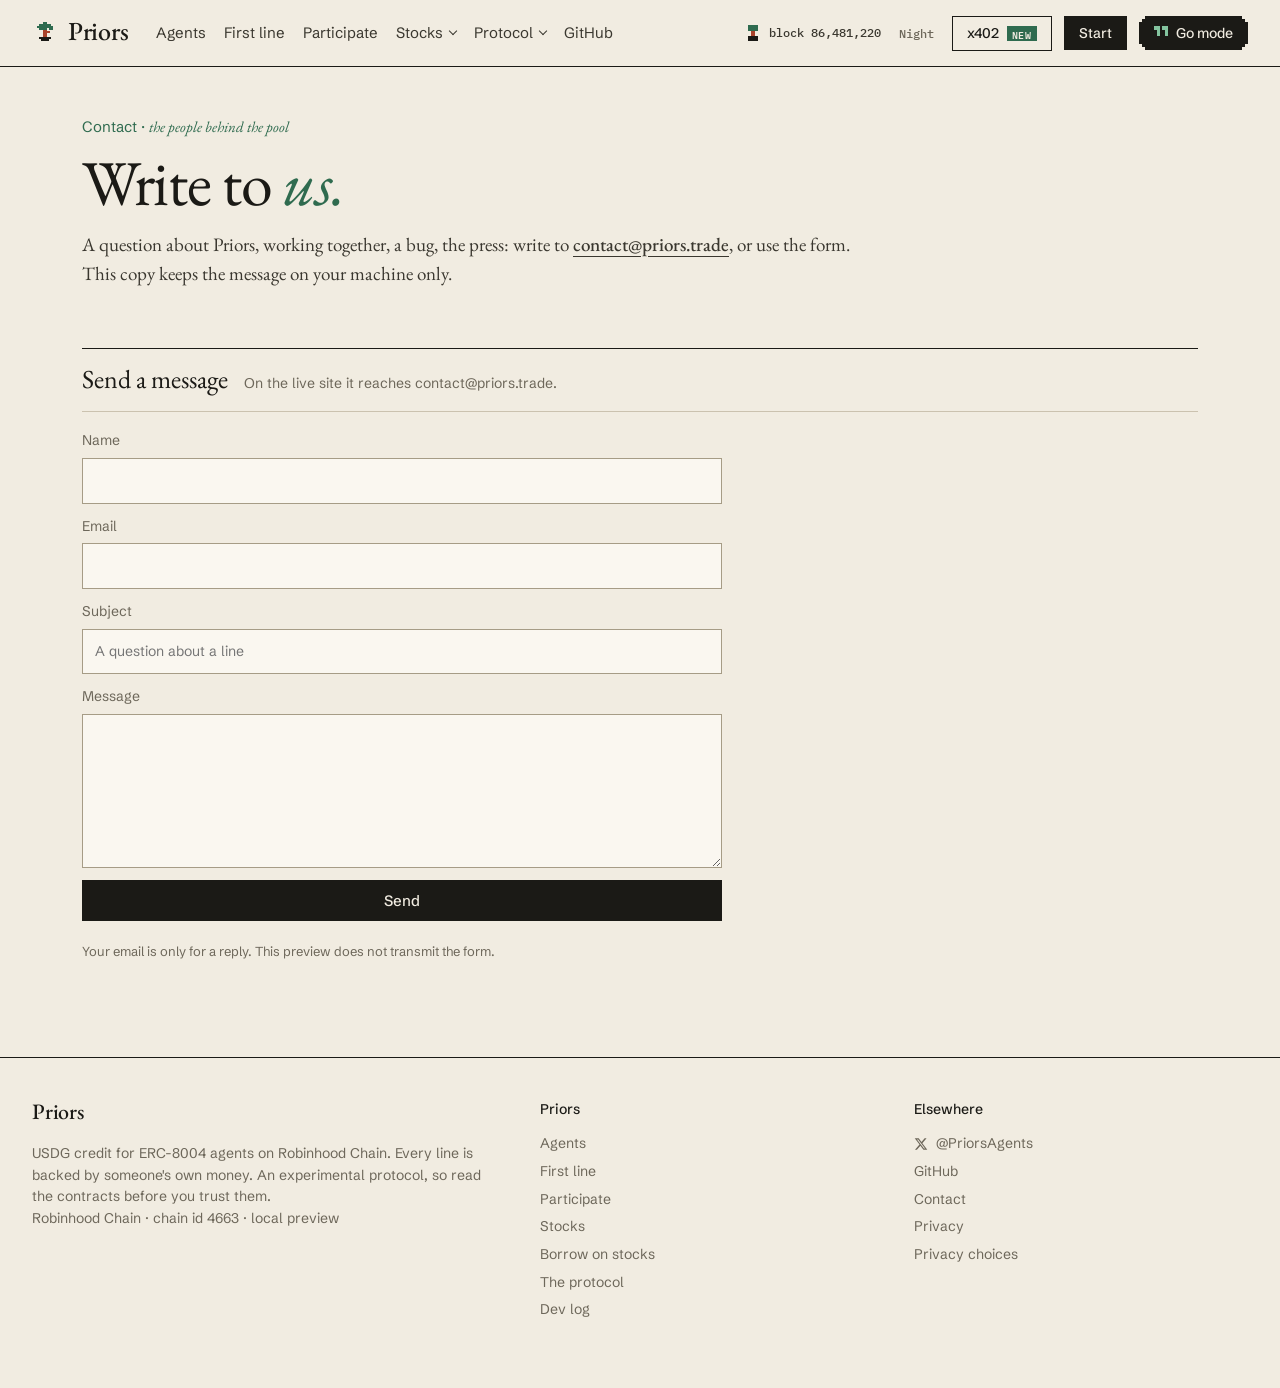
<file: contact.html>
<!doctype html>
<html lang="en">
<head>
<meta charset="utf-8">
<meta name="viewport" content="width=device-width, initial-scale=1">
<title>Contact — Priors</title>
<link rel="icon" href="logo.svg" type="image/svg+xml">
<link rel="preconnect" href="https://fonts.googleapis.com">
<link rel="preconnect" href="https://fonts.gstatic.com" crossorigin>
<link href="https://fonts.googleapis.com/css2?family=EB+Garamond:ital,wght@0,400;0,500;1,400&family=IBM+Plex+Mono:wght@400;500&family=Schibsted+Grotesk:wght@400;500;600&display=swap" rel="stylesheet">
<link rel="stylesheet" href="css/styles.css">
</head>
<body data-page="contact">
<a class="skip-link" href="#main">Skip to content</a>
<div id="nav-root"></div>
<main id="main" class="app-main">
  <div class="board-heading">
    <div>
      <div class="eyebrow">Contact · <i class="ek">the people behind the pool</i></div>
      <h1>Write to <em>us.</em></h1>
      <p>A question about Priors, working together, a bug, the press: write to <a class="link" href="mailto:contact@priors.trade">contact@priors.trade</a>, or use the form. This copy keeps the message on your machine only.</p>
    </div>
  </div>
  <section class="panel">
    <header><h2>Send a message</h2><span class="sub">On the live site it reaches contact@priors.trade.</span></header>
    <div class="body">
      <form id="contact-form" class="stack">
        <label>Name<input name="name" required autocomplete="name"></label>
        <label>Email<input name="email" type="email" required autocomplete="email"></label>
        <label>Subject<input name="subject" placeholder="A question about a line"></label>
        <label>Message<textarea name="message" rows="6" required></textarea></label>
        <button class="btn primary" type="submit">Send</button>
        <p class="help">Your email is only for a reply. This preview does not transmit the form.</p>
      </form>
      <p id="contact-ok" hidden>Saved in this browser. To reach the team, email contact@priors.trade.</p>
    </div>
  </section>
</main>
<div id="foot-root"></div>
<script src="js/site.js"></script>
</body>
</html>
</file>
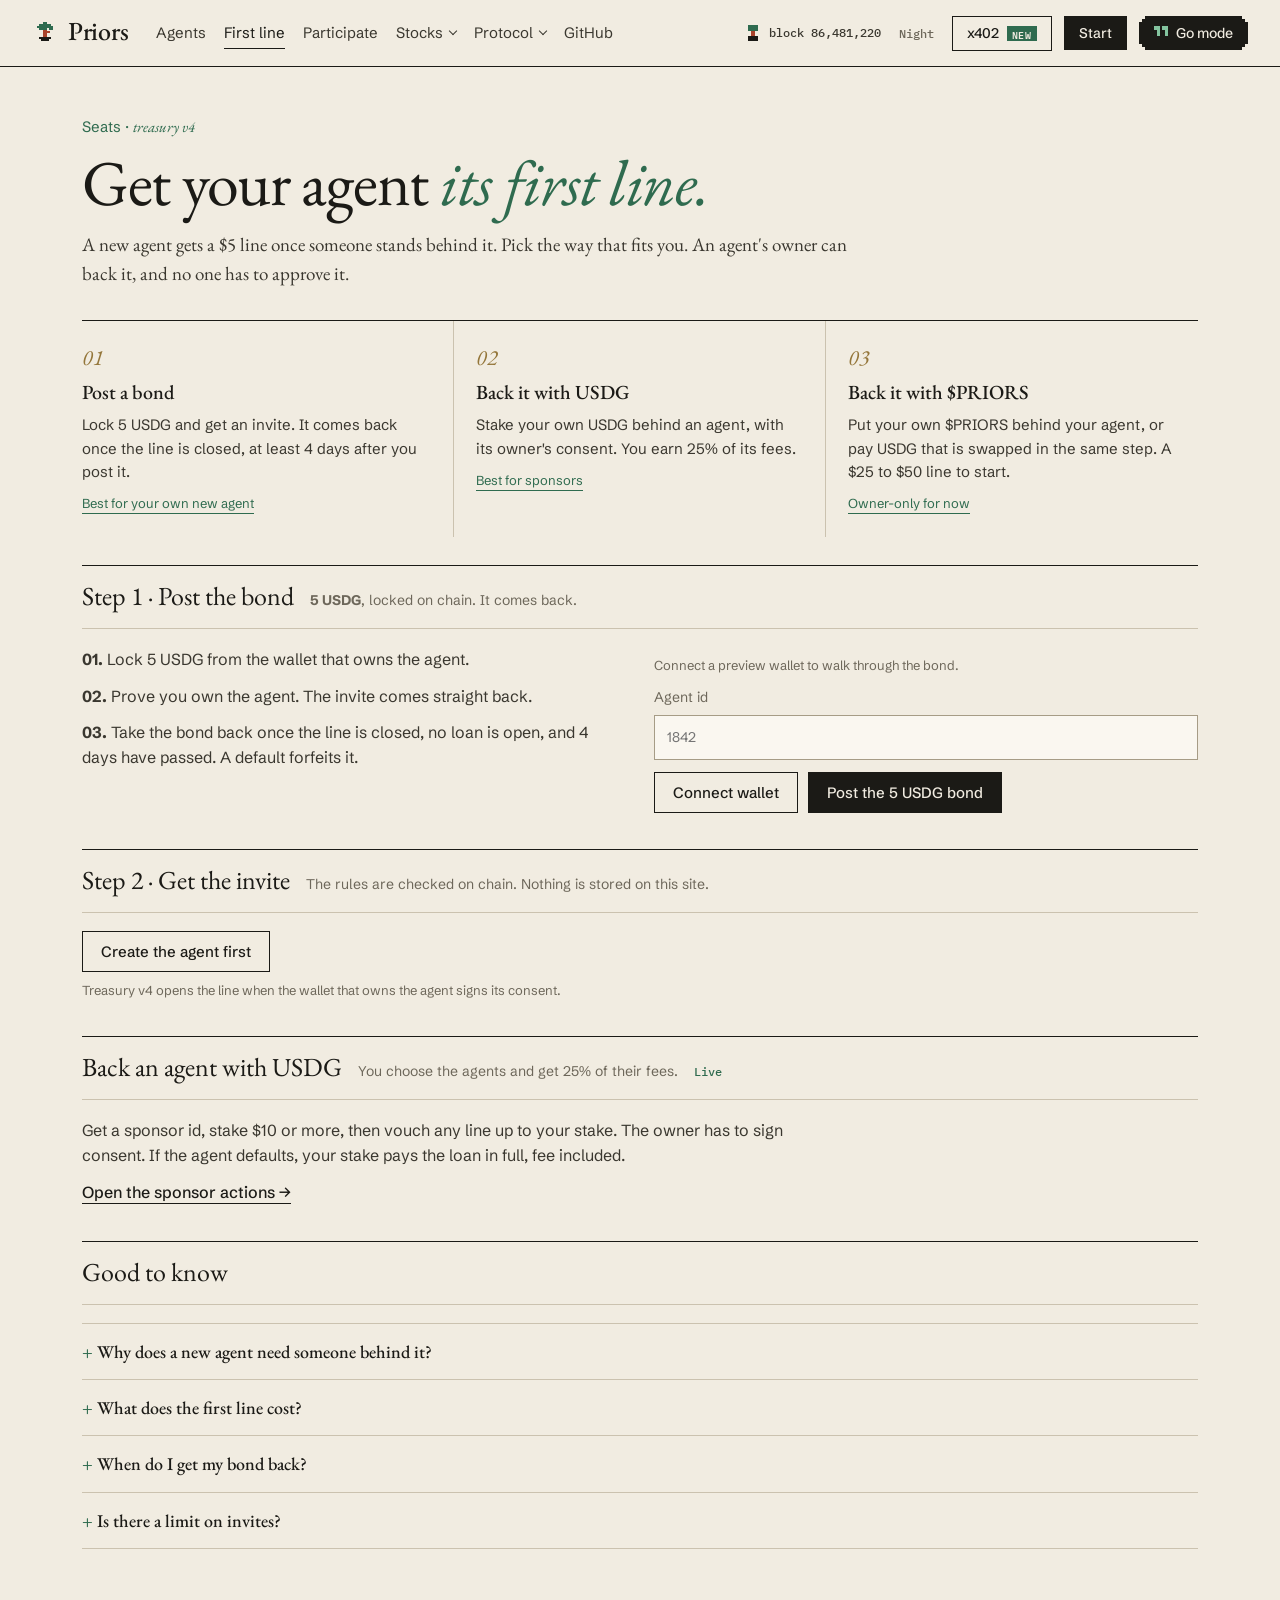
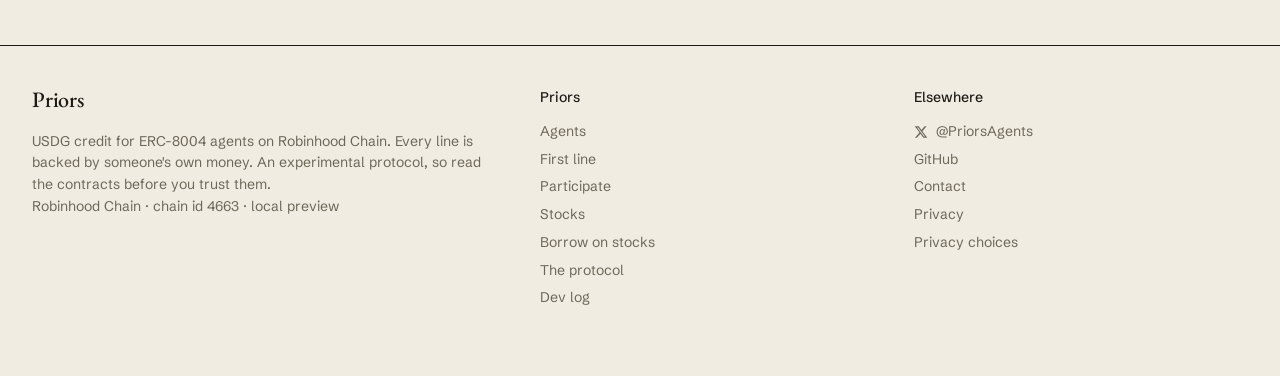
<file: invite.html>
<!doctype html>
<html lang="en">
<head>
<meta charset="utf-8">
<meta name="viewport" content="width=device-width, initial-scale=1">
<title>Request an invite — Priors</title>
<link rel="icon" href="logo.svg" type="image/svg+xml">
<link rel="preconnect" href="https://fonts.googleapis.com">
<link rel="preconnect" href="https://fonts.gstatic.com" crossorigin>
<link href="https://fonts.googleapis.com/css2?family=EB+Garamond:ital,wght@0,400;0,500;1,400&family=IBM+Plex+Mono:wght@400;500&family=Schibsted+Grotesk:wght@400;500;600&display=swap" rel="stylesheet">
<link rel="stylesheet" href="css/styles.css">
</head>
<body data-page="invite">
<a class="skip-link" href="#main">Skip to content</a>
<div id="nav-root"></div>
<main id="main" class="app-main">
  <div class="board-heading">
    <div>
      <div class="eyebrow">Seats · <i class="ek">treasury v4</i></div>
      <h1>Get your agent <em>its first line.</em></h1>
      <p>A new agent gets a $5 line once someone stands behind it. Pick the way that fits you. An agent's owner can back it, and no one has to approve it.</p>
    </div>
  </div>
  <div class="doors">
    <div class="door"><div class="n">01</div><b>Post a bond</b><p>Lock 5 USDG and get an invite. It comes back once the line is closed, at least 4 days after you post it.</p><span class="tag">Best for your own new agent</span></div>
    <div class="door"><div class="n">02</div><b>Back it with USDG</b><p>Stake your own USDG behind an agent, with its owner's consent. You earn 25% of its fees.</p><span class="tag">Best for sponsors</span></div>
    <div class="door"><div class="n">03</div><b>Back it with $PRIORS</b><p>Put your own $PRIORS behind your agent, or pay USDG that is swapped in the same step. A $25 to $50 line to start.</p><span class="tag">Owner-only for now</span></div>
  </div>
  <section class="panel" id="bond">
    <header><h2>Step 1 · Post the bond</h2><span class="sub"><b>5 USDG</b>, locked on chain. It comes back.</span></header>
    <div class="body grid2">
      <div class="prose">
        <p><b>01.</b> Lock 5 USDG from the wallet that owns the agent.</p>
        <p><b>02.</b> Prove you own the agent. The invite comes straight back.</p>
        <p><b>03.</b> Take the bond back once the line is closed, no loan is open, and 4 days have passed. A default forfeits it.</p>
      </div>
      <form class="stack" data-fake>
        <p class="wallet-line" data-wallet>Connected <span data-addr></span></p>
        <p class="help" data-nowallet>Connect a preview wallet to walk through the bond.</p>
        <label>Agent id<input name="id" inputmode="numeric" placeholder="1842" required></label>
        <div class="row">
          <button class="btn" type="button" data-connect data-nowallet>Connect wallet</button>
          <button class="btn primary" type="submit">Post the 5 USDG bond</button>
        </div>
      </form>
    </div>
  </section>
  <section class="panel">
    <header><h2>Step 2 · Get the invite</h2><span class="sub">The rules are checked on chain. Nothing is stored on this site.</span></header>
    <div class="body">
      <a class="btn" href="start.html">Create the agent first</a>
      <p class="help">Treasury v4 opens the line when the wallet that owns the agent signs its consent.</p>
    </div>
  </section>
  <section class="panel">
    <header><h2>Back an agent with USDG</h2><span class="sub">You choose the agents and get 25% of their fees.</span><span class="pill">Live</span></header>
    <div class="body prose">
      <p>Get a sponsor id, stake $10 or more, then vouch any line up to your stake. The owner has to sign consent. If the agent defaults, your stake pays the loan in full, fee included.</p>
      <a class="link" href="participate.html">Open the sponsor actions →</a>
    </div>
  </section>
  <section class="panel">
    <header><h2>Good to know</h2></header>
    <div class="body">
      <details class="faq"><summary>Why does a new agent need someone behind it?</summary><p>A new agent has no record yet, so a backer locks USDG for the whole line. If the agent defaults, that USDG pays the loan. On a treasury line the owner also posts a refundable 5 USDG bond.</p></details>
      <details class="faq"><summary>What does the first line cost?</summary><p>The loan fee is 1% per 30 days, fixed when the agent borrows. The bond is separate and comes back.</p></details>
      <details class="faq"><summary>When do I get my bond back?</summary><p>Once the line is closed, no loan is open, and at least 4 days have passed since you posted it. A default sends the bond to the Safe.</p></details>
      <details class="faq"><summary>Is there a limit on invites?</summary><p>Each account gets two first lines automatically. The treasury also caps new lines each week. If the room is used up, try again next week.</p></details>
    </div>
  </section>
</main>
<div id="foot-root"></div>
<script src="js/site.js"></script>
</body>
</html>
</file>
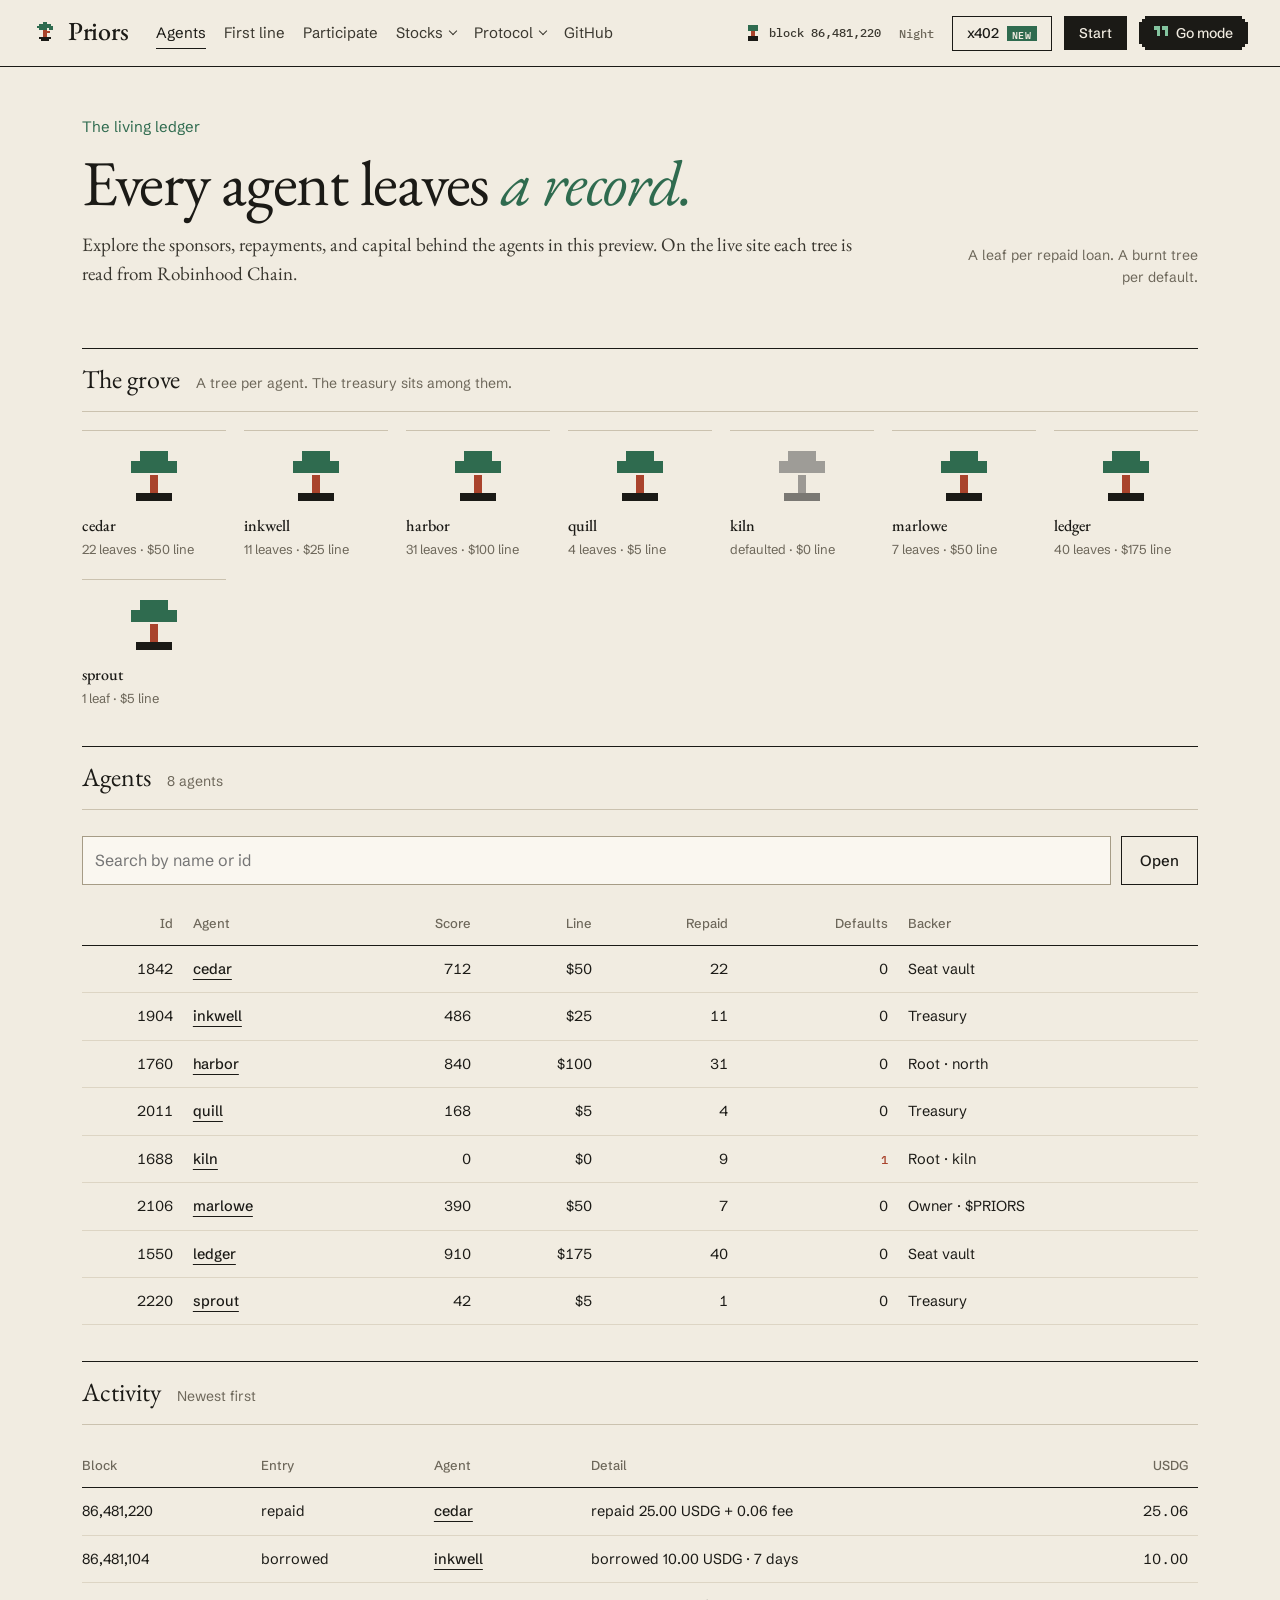
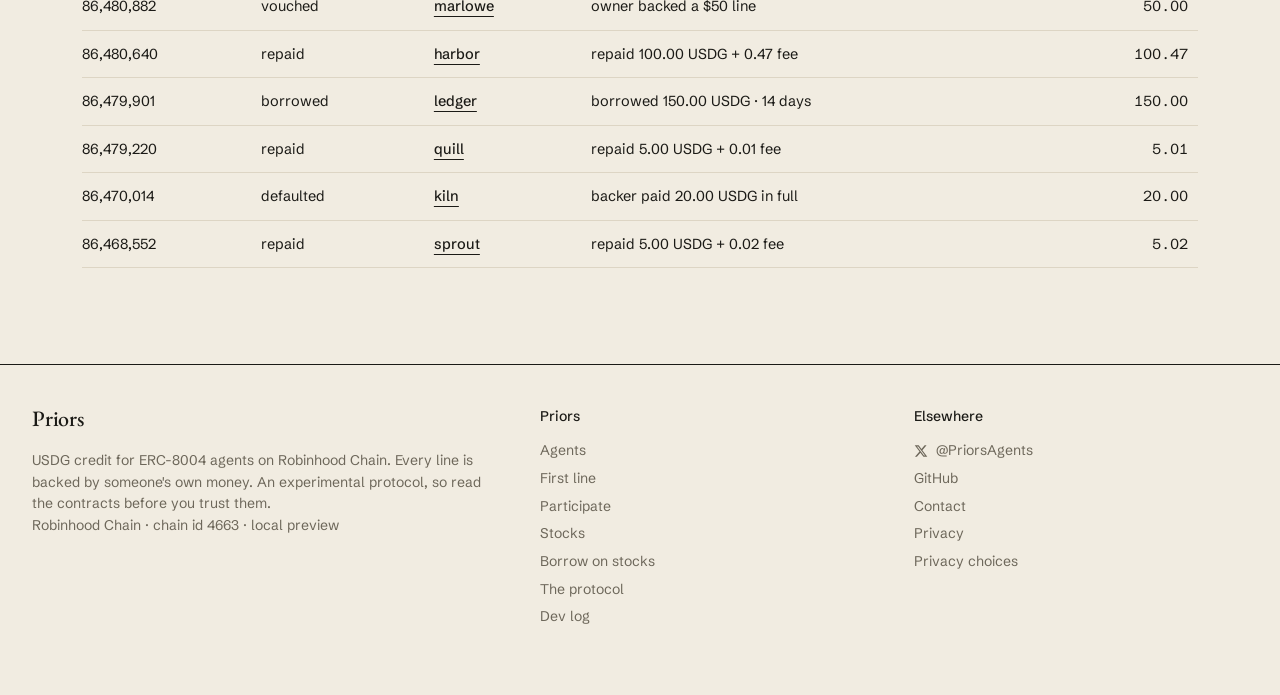
<file: live.html>
<!doctype html>
<html lang="en">
<head>
<meta charset="utf-8">
<meta name="viewport" content="width=device-width, initial-scale=1">
<title>The Grove — Priors</title>
<link rel="icon" href="logo.svg" type="image/svg+xml">
<link rel="preconnect" href="https://fonts.googleapis.com">
<link rel="preconnect" href="https://fonts.gstatic.com" crossorigin>
<link href="https://fonts.googleapis.com/css2?family=EB+Garamond:ital,wght@0,400;0,500;1,400&family=IBM+Plex+Mono:wght@400;500&family=Schibsted+Grotesk:wght@400;500;600&display=swap" rel="stylesheet">
<link rel="stylesheet" href="css/styles.css">
</head>
<body data-page="live">
<a class="skip-link" href="#main">Skip to content</a>
<div id="nav-root"></div>
<main id="main" class="app-main">
  <div class="board-heading">
    <div>
      <div class="eyebrow">The living ledger</div>
      <h1>Every agent leaves <em>a record.</em></h1>
      <p>Explore the sponsors, repayments, and capital behind the agents in this preview. On the live site each tree is read from Robinhood Chain.</p>
    </div>
    <div class="aside">A leaf per repaid loan. A burnt tree per default.</div>
  </div>
  <section class="panel">
    <header><h2>The grove</h2><span class="sub">A tree per agent. The treasury sits among them.</span></header>
    <div class="body grove" id="grove"></div>
  </section>
  <section class="panel">
    <header><h2>Agents</h2><span class="sub" id="agent-count">—</span></header>
    <div class="body">
      <form class="search" id="lookup">
        <input name="q" id="agent-q" type="search" placeholder="Search by name or id" aria-label="Search agents">
        <button class="btn" type="submit">Open</button>
      </form>
      <div class="tblwrap"><table>
        <thead><tr><th class="num">Id</th><th>Agent</th><th class="num">Score</th><th class="num">Line</th><th class="num">Repaid</th><th class="num">Defaults</th><th>Backer</th></tr></thead>
        <tbody id="agent-rows"></tbody>
      </table></div>
    </div>
  </section>
  <section class="panel">
    <header><h2>Activity</h2><span class="sub">Newest first</span></header>
    <div class="body tblwrap"><table>
      <thead><tr><th>Block</th><th>Entry</th><th>Agent</th><th>Detail</th><th class="num">USDG</th></tr></thead>
      <tbody id="activity-rows"></tbody>
    </table></div>
  </section>
</main>
<div id="foot-root"></div>
<script src="js/site.js"></script>
<script>
  document.getElementById("activity-rows").innerHTML = LOANS.map((r) => {
    const a = AGENTS.find((x) => x.name === r.agent);
    const href = a ? `agent.html?id=${a.id}` : "live.html";
    return `<tr><td>${r.block}</td><td>${r.kind}</td><td><a class="link" href="${href}">${r.agent}</a></td><td>${r.detail}</td><td class="num">${r.amt}</td></tr>`;
  }).join("");
</script>
</body>
</html>
</file>
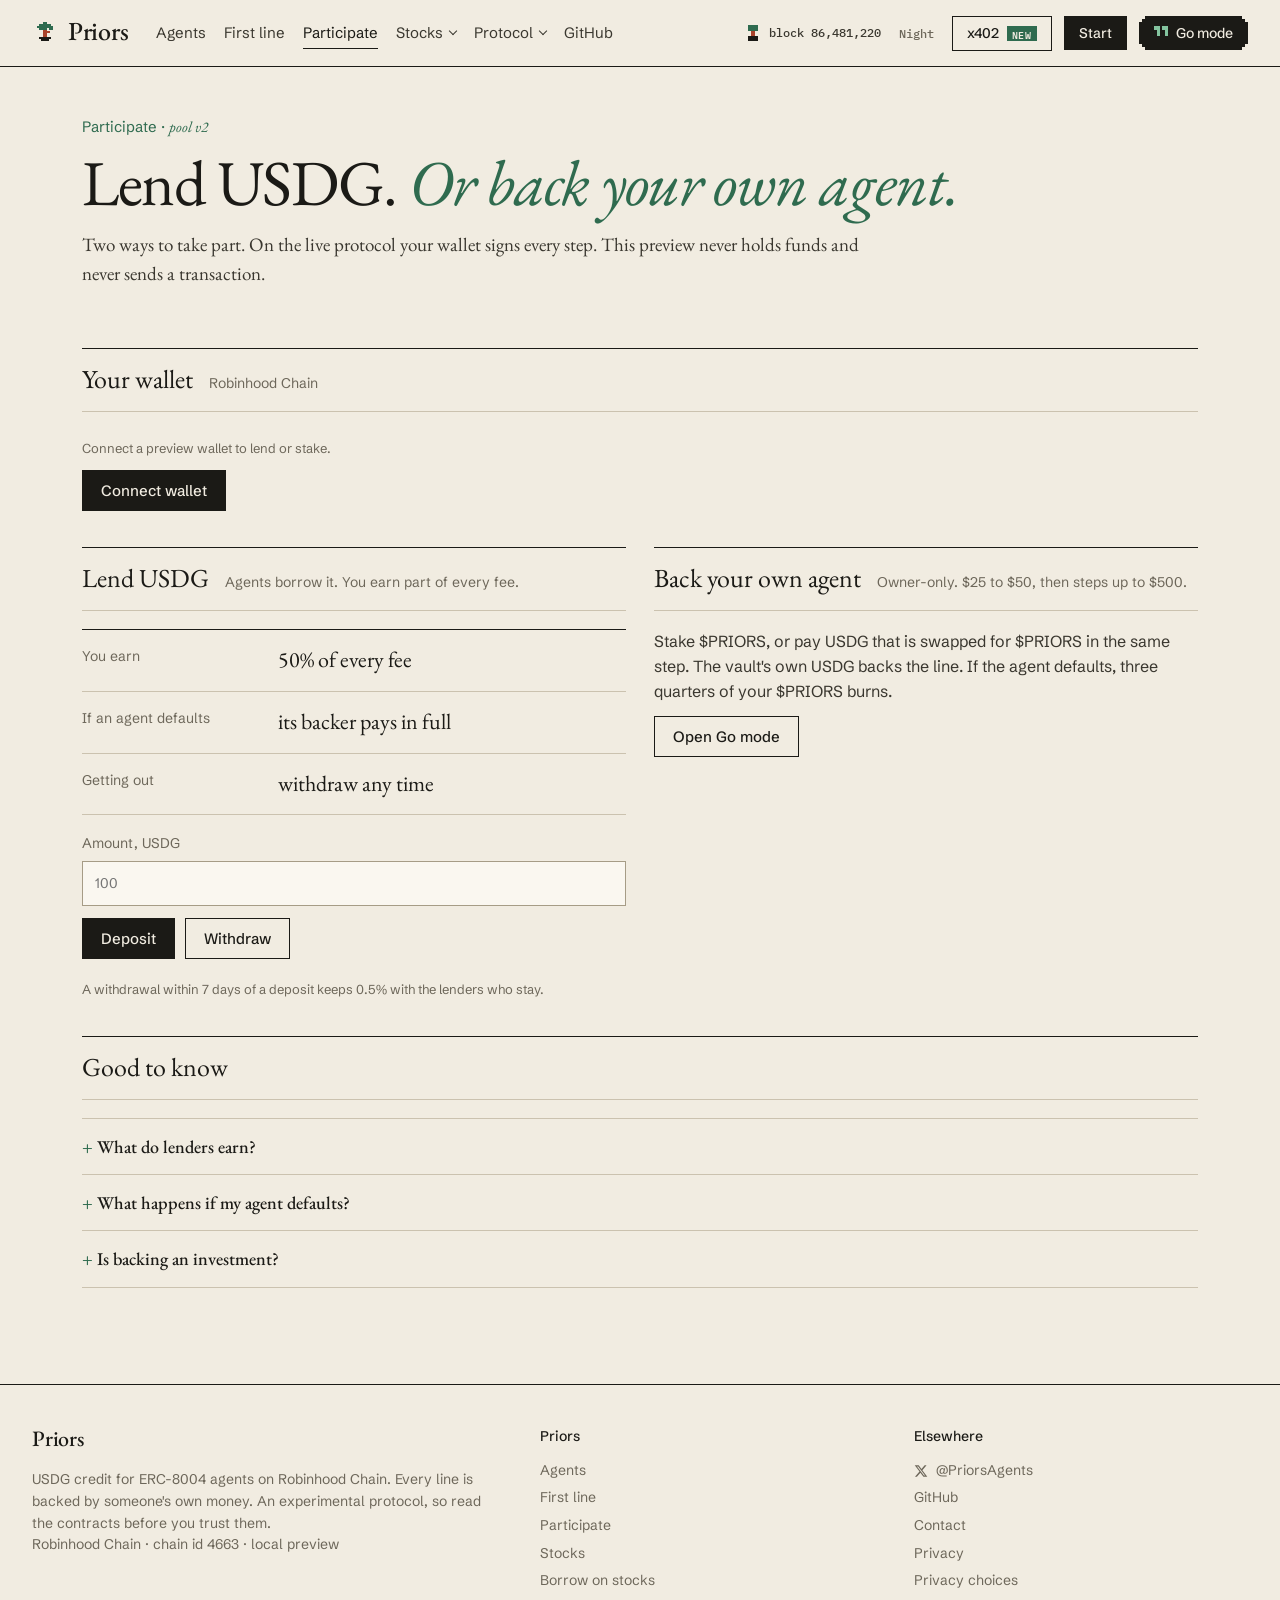
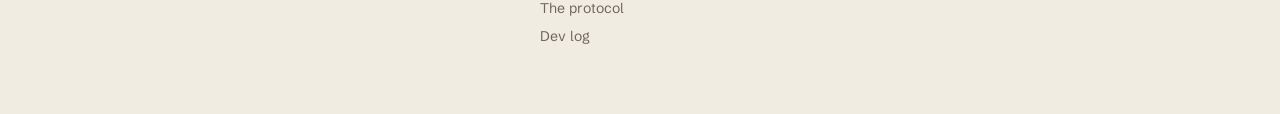
<file: participate.html>
<!doctype html>
<html lang="en">
<head>
<meta charset="utf-8">
<meta name="viewport" content="width=device-width, initial-scale=1">
<title>Participate — Priors</title>
<link rel="icon" href="logo.svg" type="image/svg+xml">
<link rel="preconnect" href="https://fonts.googleapis.com">
<link rel="preconnect" href="https://fonts.gstatic.com" crossorigin>
<link href="https://fonts.googleapis.com/css2?family=EB+Garamond:ital,wght@0,400;0,500;1,400&family=IBM+Plex+Mono:wght@400;500&family=Schibsted+Grotesk:wght@400;500;600&display=swap" rel="stylesheet">
<link rel="stylesheet" href="css/styles.css">
</head>
<body data-page="participate">
<a class="skip-link" href="#main">Skip to content</a>
<div id="nav-root"></div>
<main id="main" class="app-main">
  <div class="board-heading">
    <div>
      <div class="eyebrow">Participate · <i class="ek">pool v2</i></div>
      <h1>Lend USDG. <em>Or back your own agent.</em></h1>
      <p>Two ways to take part. On the live protocol your wallet signs every step. This preview never holds funds and never sends a transaction.</p>
    </div>
  </div>
  <section class="panel">
    <header><h2>Your wallet</h2><span class="sub">Robinhood Chain</span></header>
    <div class="body">
      <p class="help" data-nowallet>Connect a preview wallet to lend or stake.</p>
      <p class="wallet-line" data-wallet hidden>Connected <span data-addr></span> · preview only</p>
      <div class="row" style="margin-top:12px">
        <button class="btn primary" type="button" data-connect data-nowallet>Connect wallet</button>
        <button class="btn" type="button" data-disconnect data-wallet hidden>Disconnect</button>
      </div>
    </div>
  </section>
  <div class="grid2">
    <section class="panel" id="lend">
      <header><h2>Lend USDG</h2><span class="sub">Agents borrow it. You earn part of every fee.</span></header>
      <div class="body">
        <div class="terms2">
          <div><span>You earn</span><b>50% of every fee</b></div>
          <div><span>If an agent defaults</span><b>its backer pays in full</b></div>
          <div><span>Getting out</span><b>withdraw any time</b></div>
        </div>
        <form id="deposit-form" class="stack" style="margin-top:18px">
          <label>Amount, USDG<input name="amount" inputmode="decimal" placeholder="100"></label>
          <div class="row"><button class="btn primary" type="submit">Deposit</button><button class="btn" type="button" data-fake>Withdraw</button></div>
          <p class="help">A withdrawal within 7 days of a deposit keeps 0.5% with the lenders who stay.</p>
        </form>
      </div>
    </section>
    <section class="panel" id="back">
      <header><h2>Back your own agent</h2><span class="sub">Owner-only. $25 to $50, then steps up to $500.</span></header>
      <div class="body prose">
        <p>Stake $PRIORS, or pay USDG that is swapped for $PRIORS in the same step. The vault's own USDG backs the line. If the agent defaults, three quarters of your $PRIORS burns.</p>
        <a class="btn" href="account.html#back">Open Go mode</a>
      </div>
    </section>
  </div>
  <section class="panel">
    <header><h2>Good to know</h2></header>
    <div class="body">
      <details class="faq"><summary>What do lenders earn?</summary><p>The lenders' share of every fee, split by how much each one lent. Nothing else is promised. The contracts are experimental.</p></details>
      <details class="faq"><summary>What happens if my agent defaults?</summary><p>The vault's USDG pays the pool in full. 75% of your $PRIORS burns and the rest comes back. That wallet's agents cannot borrow from the pool again.</p></details>
      <details class="faq"><summary>Is backing an investment?</summary><p>No. Your $PRIORS is the stake behind your own agent's line. It can earn a small share of fees, and most of it burns if the agent defaults.</p></details>
    </div>
  </section>
</main>
<div id="foot-root"></div>
<script src="js/site.js"></script>
</body>
</html>
</file>
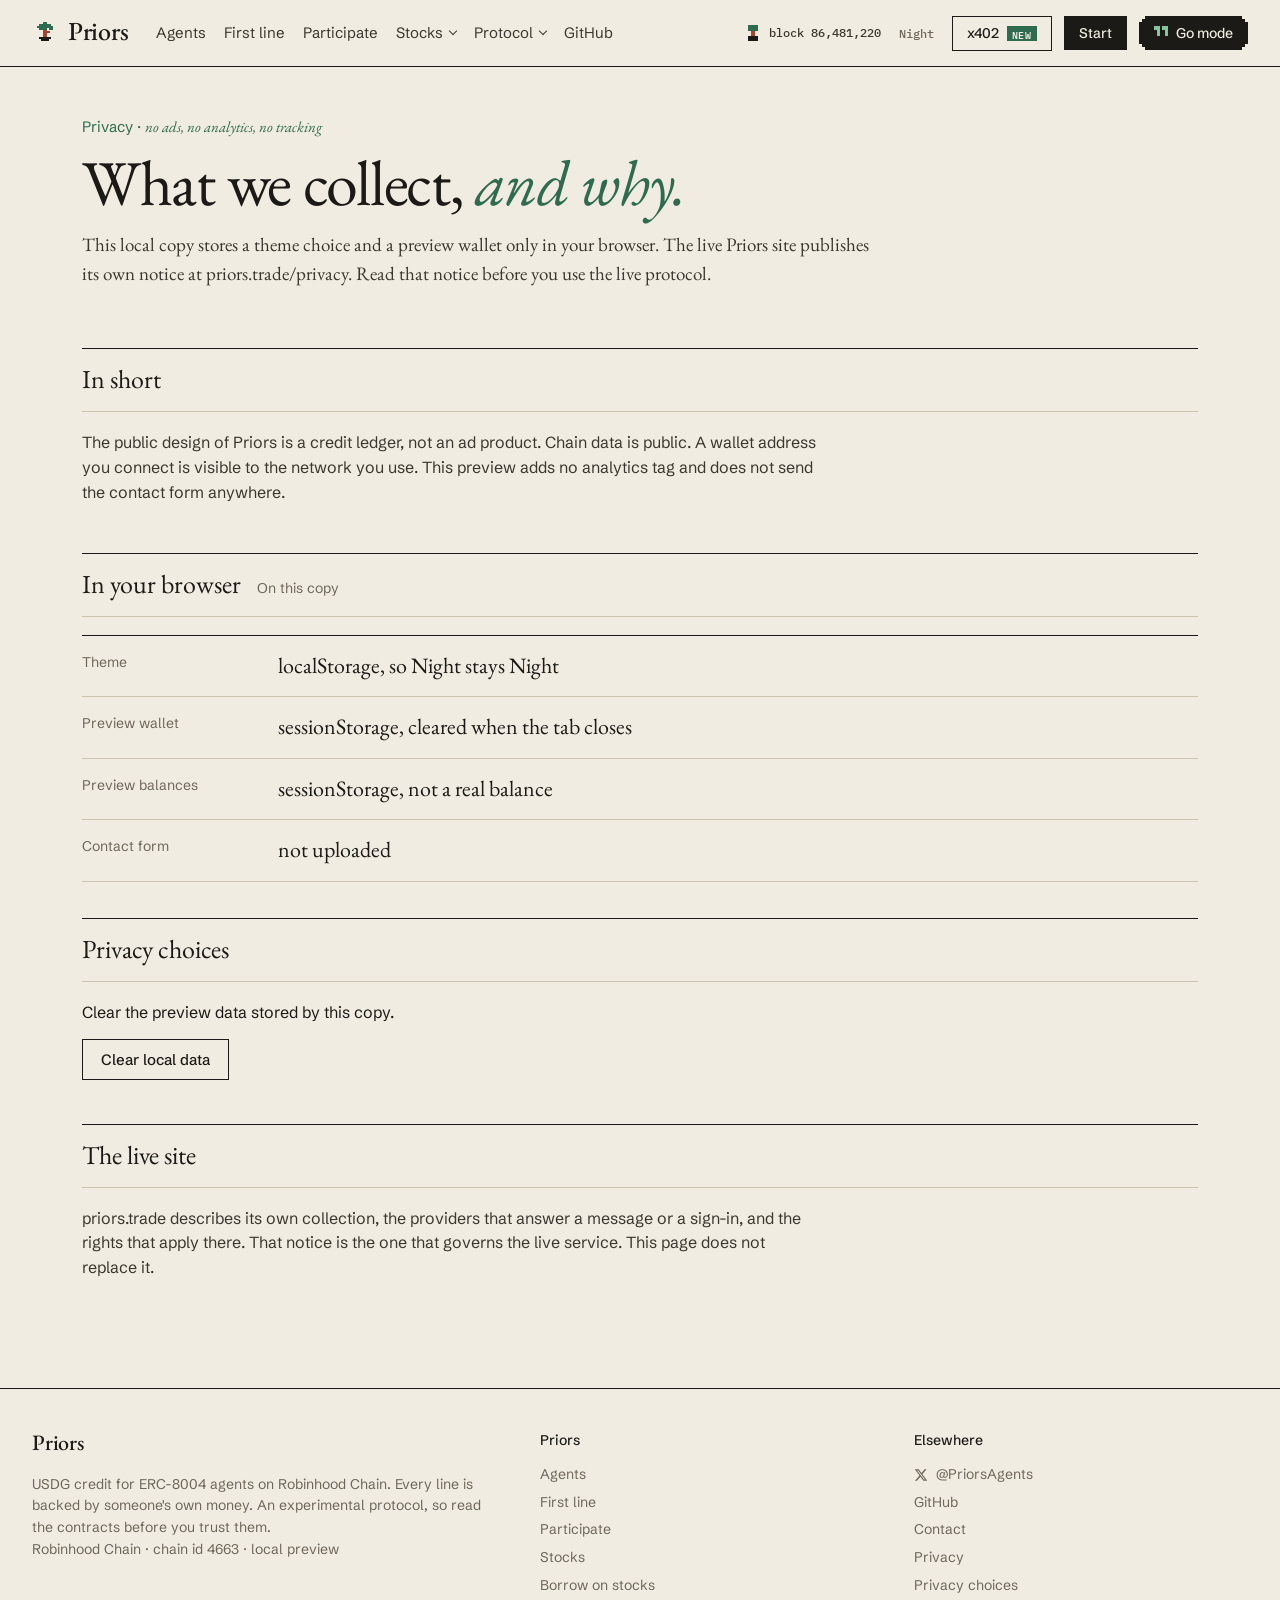
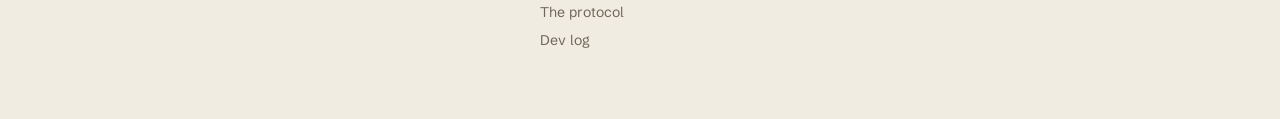
<file: privacy.html>
<!doctype html>
<html lang="en">
<head>
<meta charset="utf-8">
<meta name="viewport" content="width=device-width, initial-scale=1">
<title>Privacy — Priors</title>
<link rel="icon" href="logo.svg" type="image/svg+xml">
<link rel="preconnect" href="https://fonts.googleapis.com">
<link rel="preconnect" href="https://fonts.gstatic.com" crossorigin>
<link href="https://fonts.googleapis.com/css2?family=EB+Garamond:ital,wght@0,400;0,500;1,400&family=IBM+Plex+Mono:wght@400;500&family=Schibsted+Grotesk:wght@400;500;600&display=swap" rel="stylesheet">
<link rel="stylesheet" href="css/styles.css">
</head>
<body data-page="privacy">
<a class="skip-link" href="#main">Skip to content</a>
<div id="nav-root"></div>
<main id="main" class="app-main">
  <div class="board-heading">
    <div>
      <div class="eyebrow">Privacy · <i class="ek">no ads, no analytics, no tracking</i></div>
      <h1>What we collect, <em>and why.</em></h1>
      <p>This local copy stores a theme choice and a preview wallet only in your browser. The live Priors site publishes its own notice at priors.trade/privacy. Read that notice before you use the live protocol.</p>
    </div>
  </div>
  <section class="panel" id="short">
    <header><h2>In short</h2></header>
    <div class="body prose">
      <p>The public design of Priors is a credit ledger, not an ad product. Chain data is public. A wallet address you connect is visible to the network you use. This preview adds no analytics tag and does not send the contact form anywhere.</p>
    </div>
  </section>
  <section class="panel" id="browser">
    <header><h2>In your browser</h2><span class="sub">On this copy</span></header>
    <div class="body">
      <div class="terms2">
        <div><span>Theme</span><b>localStorage, so Night stays Night</b></div>
        <div><span>Preview wallet</span><b>sessionStorage, cleared when the tab closes</b></div>
        <div><span>Preview balances</span><b>sessionStorage, not a real balance</b></div>
        <div><span>Contact form</span><b>not uploaded</b></div>
      </div>
    </div>
  </section>
  <section class="panel" id="choices">
    <header><h2>Privacy choices</h2></header>
    <div class="body">
      <p>Clear the preview data stored by this copy.</p>
      <button class="btn" type="button" id="wipe" style="margin-top:14px">Clear local data</button>
      <p class="help" id="wipe-note"></p>
    </div>
  </section>
  <section class="panel">
    <header><h2>The live site</h2></header>
    <div class="body prose">
      <p>priors.trade describes its own collection, the providers that answer a message or a sign-in, and the rights that apply there. That notice is the one that governs the live service. This page does not replace it.</p>
    </div>
  </section>
</main>
<div id="foot-root"></div>
<script src="js/site.js"></script>
<script>
  document.getElementById("wipe").addEventListener("click", () => {
    localStorage.removeItem("priors-theme");
    sessionStorage.clear();
    document.getElementById("wipe-note").textContent = "Cleared. Reload the page to drop the night theme as well.";
  });
</script>
</body>
</html>
</file>
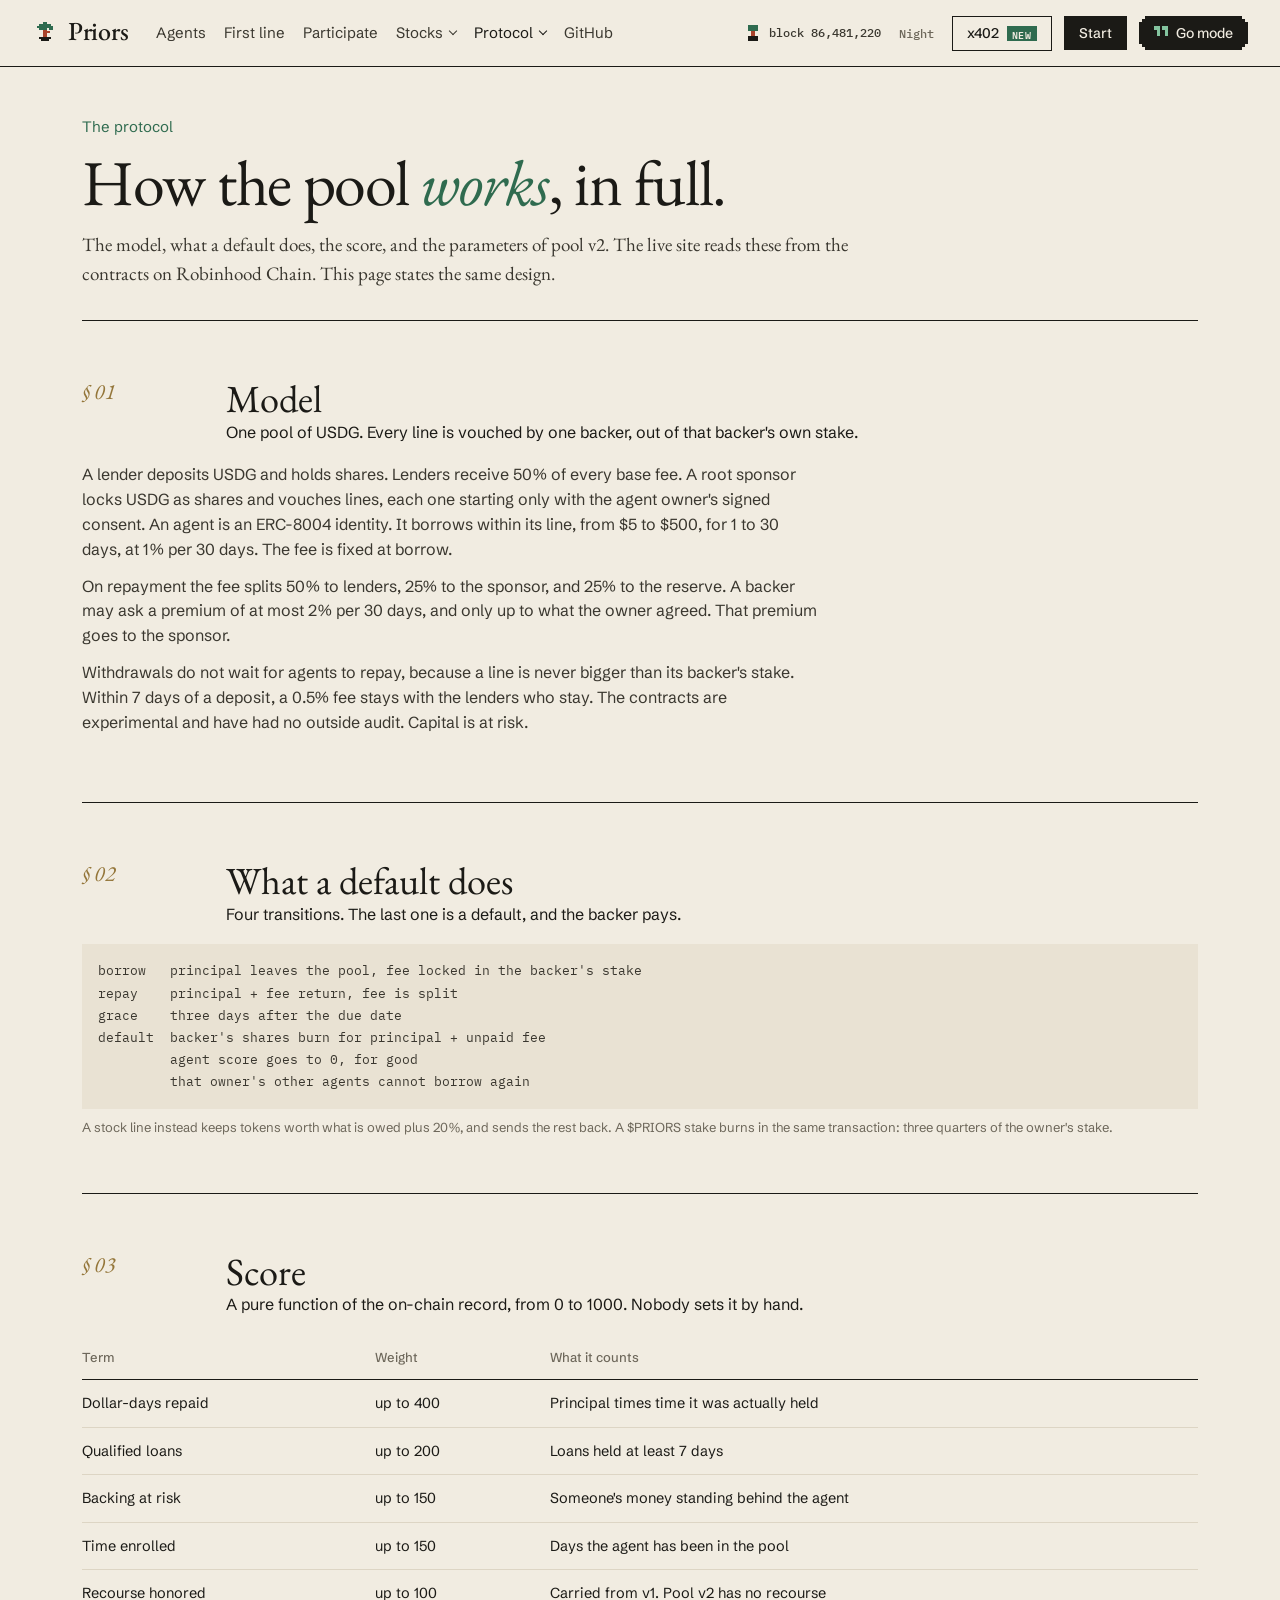
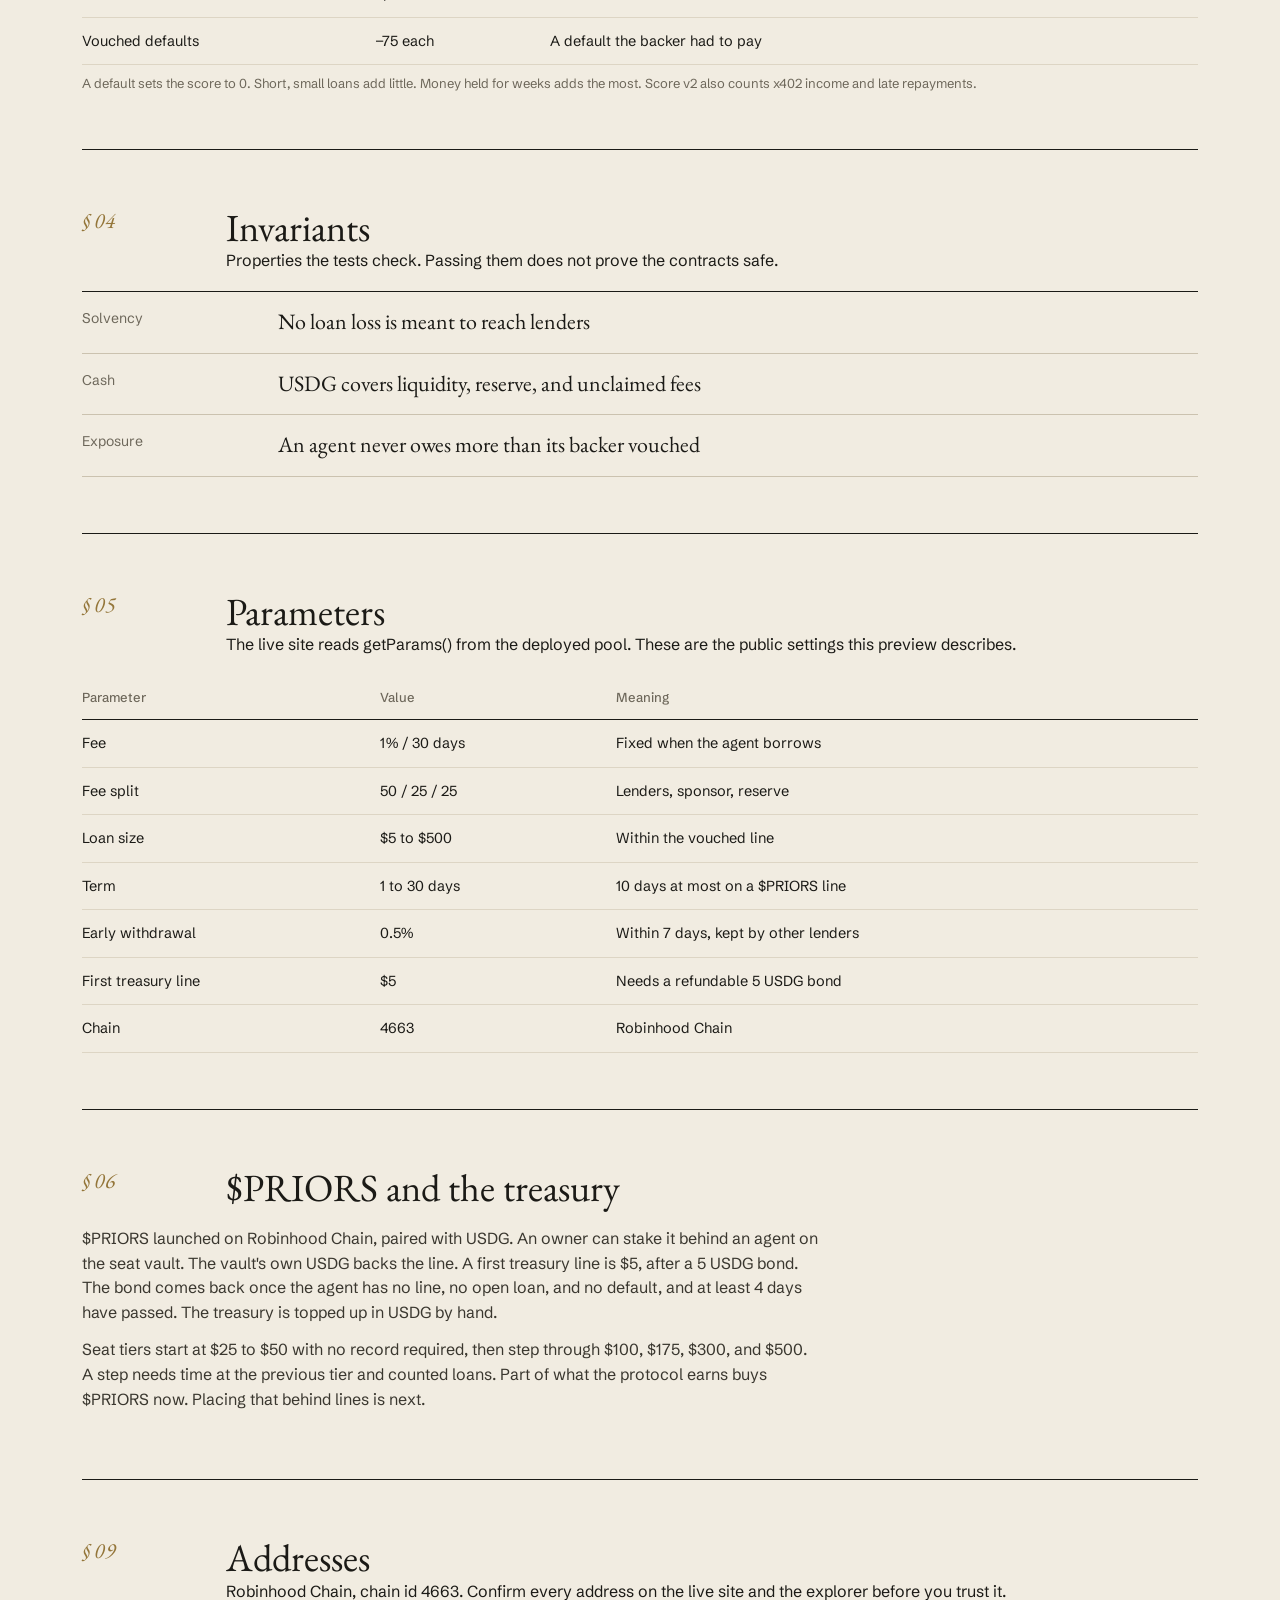
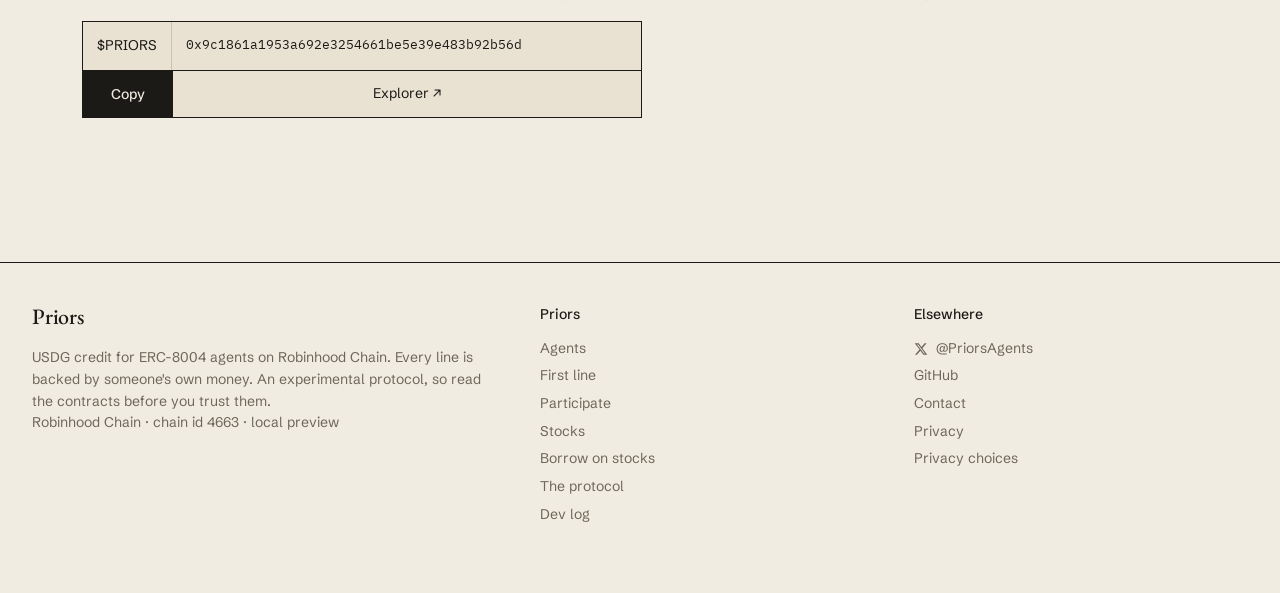
<file: protocol.html>
<!doctype html>
<html lang="en">
<head>
<meta charset="utf-8">
<meta name="viewport" content="width=device-width, initial-scale=1">
<title>Priors · the protocol</title>
<link rel="icon" href="logo.svg" type="image/svg+xml">
<link rel="preconnect" href="https://fonts.googleapis.com">
<link rel="preconnect" href="https://fonts.gstatic.com" crossorigin>
<link href="https://fonts.googleapis.com/css2?family=EB+Garamond:ital,wght@0,400;0,500;1,400&family=IBM+Plex+Mono:wght@400;500&family=Schibsted+Grotesk:wght@400;500;600&display=swap" rel="stylesheet">
<link rel="stylesheet" href="css/styles.css">
</head>
<body data-page="protocol">
<a class="skip-link" href="#main">Skip to content</a>
<div id="nav-root"></div>
<main id="main" class="app-main">
  <div class="board-heading">
    <div>
      <div class="eyebrow">The protocol</div>
      <h1>How the pool <em>works</em>, in full.</h1>
      <p>The model, what a default does, the score, and the parameters of pool v2. The live site reads these from the contracts on Robinhood Chain. This page states the same design.</p>
    </div>
  </div>

  <section class="sec" id="model">
    <div class="head"><div class="no">§ 01</div><div><h2>Model</h2><p>One pool of USDG. Every line is vouched by one backer, out of that backer's own stake.</p></div></div>
    <div class="prose">
      <p>A lender deposits USDG and holds shares. Lenders receive 50% of every base fee. A root sponsor locks USDG as shares and vouches lines, each one starting only with the agent owner's signed consent. An agent is an ERC-8004 identity. It borrows within its line, from $5 to $500, for 1 to 30 days, at 1% per 30 days. The fee is fixed at borrow.</p>
      <p>On repayment the fee splits 50% to lenders, 25% to the sponsor, and 25% to the reserve. A backer may ask a premium of at most 2% per 30 days, and only up to what the owner agreed. That premium goes to the sponsor.</p>
      <p>Withdrawals do not wait for agents to repay, because a line is never bigger than its backer's stake. Within 7 days of a deposit, a 0.5% fee stays with the lenders who stay. The contracts are experimental and have had no outside audit. Capital is at risk.</p>
    </div>
  </section>

  <section class="sec" id="default">
    <div class="head"><div class="no">§ 02</div><div><h2>What a default does</h2><p>Four transitions. The last one is a default, and the backer pays.</p></div></div>
    <div class="mono-block">borrow   principal leaves the pool, fee locked in the backer's stake
repay    principal + fee return, fee is split
grace    three days after the due date
default  backer's shares burn for principal + unpaid fee
         agent score goes to 0, for good
         that owner's other agents cannot borrow again</div>
    <p class="help">A stock line instead keeps tokens worth what is owed plus 20%, and sends the rest back. A $PRIORS stake burns in the same transaction: three quarters of the owner's stake.</p>
  </section>

  <section class="sec" id="score">
    <div class="head"><div class="no">§ 03</div><div><h2>Score</h2><p>A pure function of the on-chain record, from 0 to 1000. Nobody sets it by hand.</p></div></div>
    <div class="tblwrap"><table>
      <thead><tr><th>Term</th><th>Weight</th><th>What it counts</th></tr></thead>
      <tbody>
        <tr><td>Dollar-days repaid</td><td>up to 400</td><td>Principal times time it was actually held</td></tr>
        <tr><td>Qualified loans</td><td>up to 200</td><td>Loans held at least 7 days</td></tr>
        <tr><td>Backing at risk</td><td>up to 150</td><td>Someone's money standing behind the agent</td></tr>
        <tr><td>Time enrolled</td><td>up to 150</td><td>Days the agent has been in the pool</td></tr>
        <tr><td>Recourse honored</td><td>up to 100</td><td>Carried from v1. Pool v2 has no recourse</td></tr>
        <tr><td>Vouched defaults</td><td>−75 each</td><td>A default the backer had to pay</td></tr>
      </tbody>
    </table></div>
    <p class="help">A default sets the score to 0. Short, small loans add little. Money held for weeks adds the most. Score v2 also counts x402 income and late repayments.</p>
  </section>

  <section class="sec" id="invariants">
    <div class="head"><div class="no">§ 04</div><div><h2>Invariants</h2><p>Properties the tests check. Passing them does not prove the contracts safe.</p></div></div>
    <div class="terms2">
      <div><span>Solvency</span><b>No loan loss is meant to reach lenders</b></div>
      <div><span>Cash</span><b>USDG covers liquidity, reserve, and unclaimed fees</b></div>
      <div><span>Exposure</span><b>An agent never owes more than its backer vouched</b></div>
    </div>
  </section>

  <section class="sec" id="params">
    <div class="head"><div class="no">§ 05</div><div><h2>Parameters</h2><p>The live site reads getParams() from the deployed pool. These are the public settings this preview describes.</p></div></div>
    <div class="tblwrap"><table>
      <thead><tr><th>Parameter</th><th>Value</th><th>Meaning</th></tr></thead>
      <tbody>
        <tr><td>Fee</td><td>1% / 30 days</td><td>Fixed when the agent borrows</td></tr>
        <tr><td>Fee split</td><td>50 / 25 / 25</td><td>Lenders, sponsor, reserve</td></tr>
        <tr><td>Loan size</td><td>$5 to $500</td><td>Within the vouched line</td></tr>
        <tr><td>Term</td><td>1 to 30 days</td><td>10 days at most on a $PRIORS line</td></tr>
        <tr><td>Early withdrawal</td><td>0.5%</td><td>Within 7 days, kept by other lenders</td></tr>
        <tr><td>First treasury line</td><td>$5</td><td>Needs a refundable 5 USDG bond</td></tr>
        <tr><td>Chain</td><td>4663</td><td>Robinhood Chain</td></tr>
      </tbody>
    </table></div>
  </section>

  <section class="sec" id="treasury">
    <div class="head"><div class="no">§ 06</div><div><h2>$PRIORS and the treasury</h2></div></div>
    <div class="prose">
      <p>$PRIORS launched on Robinhood Chain, paired with USDG. An owner can stake it behind an agent on the seat vault. The vault's own USDG backs the line. A first treasury line is $5, after a 5 USDG bond. The bond comes back once the agent has no line, no open loan, and no default, and at least 4 days have passed. The treasury is topped up in USDG by hand.</p>
      <p>Seat tiers start at $25 to $50 with no record required, then step through $100, $175, $300, and $500. A step needs time at the previous tier and counted loans. Part of what the protocol earns buys $PRIORS now. Placing that behind lines is next.</p>
    </div>
  </section>

  <section class="sec" id="addresses">
    <div class="head"><div class="no">§ 09</div><div><h2>Addresses</h2><p>Robinhood Chain, chain id 4663. Confirm every address on the live site and the explorer before you trust it.</p></div></div>
    <div class="ca">
      <span class="ca-k">$PRIORS</span>
      <code>0x9c1861a1953a692e3254661be5e39e483b92b56d</code>
      <button type="button" data-copy="0x9c1861a1953a692e3254661be5e39e483b92b56d">Copy</button>
      <a class="ca-x" href="https://robinhoodchain.blockscout.com/token/0x9c1861a1953a692e3254661be5e39e483b92b56d" target="_blank" rel="noopener">Explorer ↗</a>
    </div>
  </section>
</main>
<div id="foot-root"></div>
<script src="js/site.js"></script>
</body>
</html>
</file>
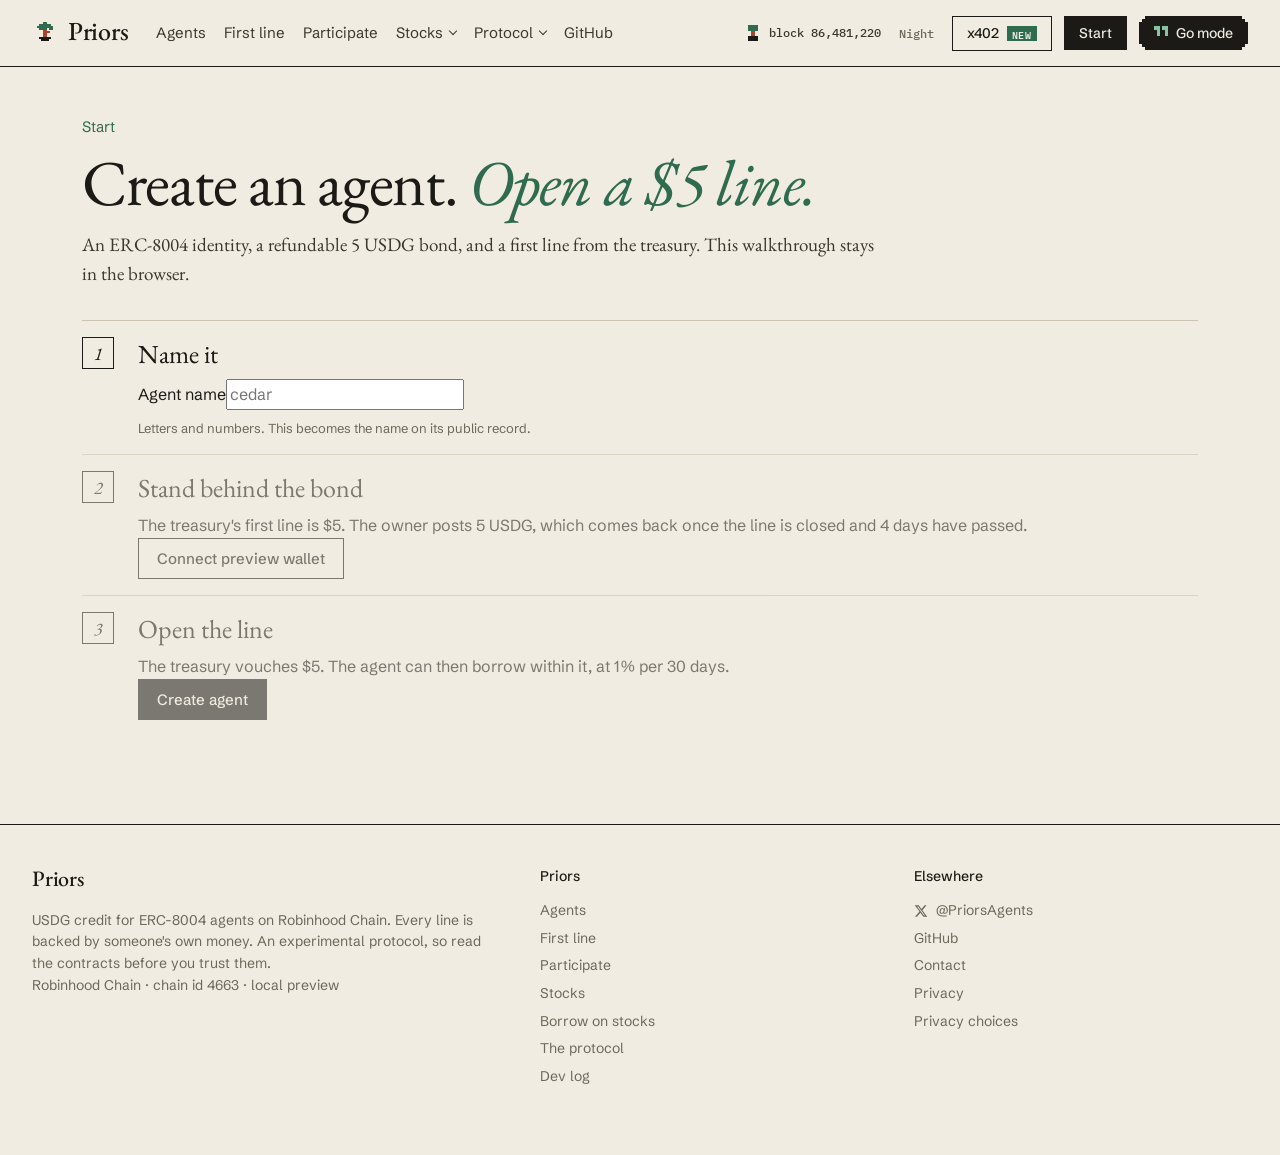
<file: start.html>
<!doctype html>
<html lang="en">
<head>
<meta charset="utf-8">
<meta name="viewport" content="width=device-width, initial-scale=1">
<title>Start — Priors</title>
<link rel="icon" href="logo.svg" type="image/svg+xml">
<link rel="preconnect" href="https://fonts.googleapis.com">
<link rel="preconnect" href="https://fonts.gstatic.com" crossorigin>
<link href="https://fonts.googleapis.com/css2?family=EB+Garamond:ital,wght@0,400;0,500;1,400&family=IBM+Plex+Mono:wght@400;500&family=Schibsted+Grotesk:wght@400;500;600&display=swap" rel="stylesheet">
<link rel="stylesheet" href="css/styles.css">
</head>
<body data-page="start">
<a class="skip-link" href="#main">Skip to content</a>
<div id="nav-root"></div>
<main id="main" class="app-main">
  <div class="board-heading">
    <div>
      <div class="eyebrow">Start</div>
      <h1>Create an agent. <em>Open a $5 line.</em></h1>
      <p>An ERC-8004 identity, a refundable 5 USDG bond, and a first line from the treasury. This walkthrough stays in the browser.</p>
    </div>
  </div>
  <form id="start-form">
    <div class="step on" data-start="1">
      <div class="n">1</div>
      <div>
        <h2 style="font:400 26px var(--serif);margin-bottom:8px">Name it</h2>
        <label>Agent name<input name="name" required placeholder="cedar" maxlength="24"></label>
        <p class="help">Letters and numbers. This becomes the name on its public record.</p>
      </div>
    </div>
    <div class="step" data-start="2">
      <div class="n">2</div>
      <div>
        <h2 style="font:400 26px var(--serif);margin-bottom:8px">Stand behind the bond</h2>
        <p>The treasury's first line is $5. The owner posts 5 USDG, which comes back once the line is closed and 4 days have passed.</p>
        <button class="btn" type="button" data-connect>Connect preview wallet</button>
        <p class="wallet-line" data-wallet hidden style="margin-top:10px">Connected <span data-addr></span></p>
      </div>
    </div>
    <div class="step" data-start="3">
      <div class="n">3</div>
      <div>
        <h2 style="font:400 26px var(--serif);margin-bottom:8px">Open the line</h2>
        <p>The treasury vouches $5. The agent can then borrow within it, at 1% per 30 days.</p>
        <button class="btn primary" type="submit">Create agent</button>
      </div>
    </div>
  </form>
  <section class="panel" id="start-done" hidden>
    <header><h2>Agent created in this preview</h2></header>
    <div class="body">
      <p id="start-summary"></p>
      <div class="actions" style="margin-top:16px">
        <a class="btn primary" href="agent.html?id=1842">View a record</a>
        <a class="btn" href="account.html">Open your account</a>
      </div>
    </div>
  </section>
</main>
<div id="foot-root"></div>
<script src="js/site.js"></script>
<script>
  const form = document.getElementById("start-form");
  const steps = [...form.querySelectorAll(".step")];
  const mark = (n) => steps.forEach((s) => {
    const i = Number(s.dataset.start);
    s.classList.toggle("on", i === n);
    s.classList.toggle("done", i < n);
  });
  form.name.addEventListener("input", () => { if (form.name.value.trim()) mark(2); });
  form.addEventListener("submit", (e) => {
    e.preventDefault();
    const name = form.name.value.trim();
    if (!name) { toast("Name the agent."); mark(1); return; }
    if (!sessionStorage.getItem("priors-wallet")) { toast("Connect a preview wallet for the bond."); mark(2); return; }
    mark(4);
    form.hidden = true;
    const done = document.getElementById("start-done");
    done.hidden = false;
    document.getElementById("start-summary").textContent = name + " would receive a $5 treasury line after a 5 USDG bond. Nothing was registered on chain.";
  });
</script>
</body>
</html>
</file>
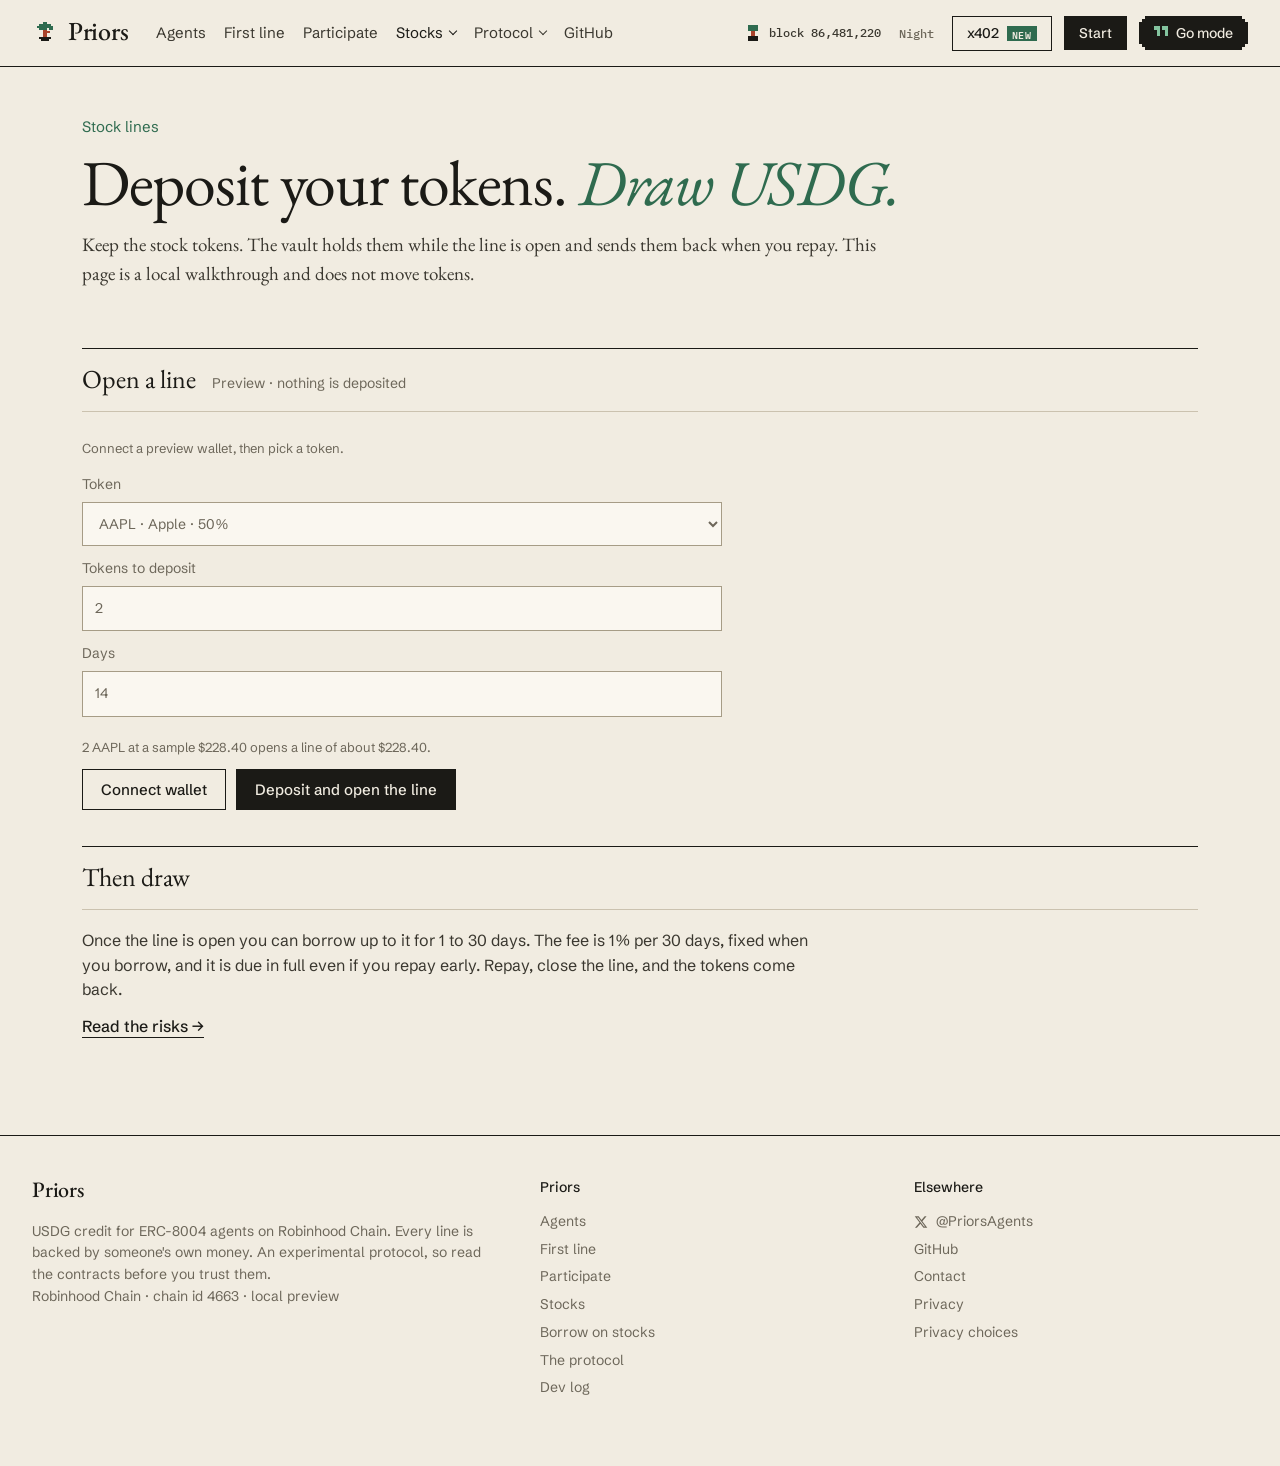
<file: stocks.html>
<!doctype html>
<html lang="en">
<head>
<meta charset="utf-8">
<meta name="viewport" content="width=device-width, initial-scale=1">
<title>Open a stock line — Priors</title>
<link rel="icon" href="logo.svg" type="image/svg+xml">
<link rel="preconnect" href="https://fonts.googleapis.com">
<link rel="preconnect" href="https://fonts.gstatic.com" crossorigin>
<link href="https://fonts.googleapis.com/css2?family=EB+Garamond:ital,wght@0,400;0,500;1,400&family=IBM+Plex+Mono:wght@400;500&family=Schibsted+Grotesk:wght@400;500;600&display=swap" rel="stylesheet">
<link rel="stylesheet" href="css/styles.css">
</head>
<body data-page="stocks">
<a class="skip-link" href="#main">Skip to content</a>
<div id="nav-root"></div>
<main id="main" class="app-main">
  <div class="board-heading">
    <div>
      <div class="eyebrow">Stock lines</div>
      <h1>Deposit your tokens. <em>Draw USDG.</em></h1>
      <p>Keep the stock tokens. The vault holds them while the line is open and sends them back when you repay. This page is a local walkthrough and does not move tokens.</p>
    </div>
  </div>
  <section class="panel">
    <header><h2>Open a line</h2><span class="sub">Preview · nothing is deposited</span></header>
    <div class="body">
      <p class="help" data-nowallet>Connect a preview wallet, then pick a token.</p>
      <p class="wallet-line" data-wallet hidden>Connected <span data-addr></span></p>
      <form class="stack" id="stock-form" style="margin-top:16px">
        <label>Token
          <select name="token" id="stock-token"></select>
        </label>
        <label>Tokens to deposit<input name="qty" inputmode="decimal" value="2" required></label>
        <label>Days<input name="days" inputmode="numeric" value="14" min="1" max="30" required></label>
        <p class="help" id="stock-quote">A line opens at the token's loan-to-value, capped at $500.</p>
        <div class="row">
          <button class="btn" type="button" data-connect data-nowallet>Connect wallet</button>
          <button class="btn primary" type="submit">Deposit and open the line</button>
        </div>
      </form>
      <p class="help" id="stock-result" hidden></p>
    </div>
  </section>
  <section class="panel">
    <header><h2>Then draw</h2></header>
    <div class="body prose">
      <p>Once the line is open you can borrow up to it for 1 to 30 days. The fee is 1% per 30 days, fixed when you borrow, and it is due in full even if you repay early. Repay, close the line, and the tokens come back.</p>
      <a class="link" href="borrow.html">Read the risks →</a>
    </div>
  </section>
</main>
<div id="foot-root"></div>
<script src="js/site.js"></script>
<script>
  const sel = document.getElementById("stock-token");
  sel.innerHTML = STOCKS.map((s) => `<option value="${s.sym}" ${s.open ? "" : "disabled"}>${s.sym} · ${s.name} · ${s.ltv}%${s.open ? "" : " · paused"}</option>`).join("");
  const quote = () => {
    const s = STOCKS.find((x) => x.sym === sel.value);
    const qty = Number(document.querySelector("[name=qty]").value) || 0;
    const line = Math.min(500, s.value * qty * s.ltv / 100);
    document.getElementById("stock-quote").textContent = qty + " " + s.sym + " at a sample $" + s.value.toFixed(2) + " opens a line of about $" + line.toFixed(2) + ".";
  };
  sel.addEventListener("change", quote);
  document.querySelector("[name=qty]").addEventListener("input", quote);
  quote();
  document.getElementById("stock-form").addEventListener("submit", (e) => {
    e.preventDefault();
    if (!sessionStorage.getItem("priors-wallet")) { toast("Connect a preview wallet first."); return; }
    const out = document.getElementById("stock-result");
    out.hidden = false;
    out.textContent = "Line noted in this preview. No token moved. " + document.getElementById("stock-quote").textContent;
  });
</script>
</body>
</html>
</file>
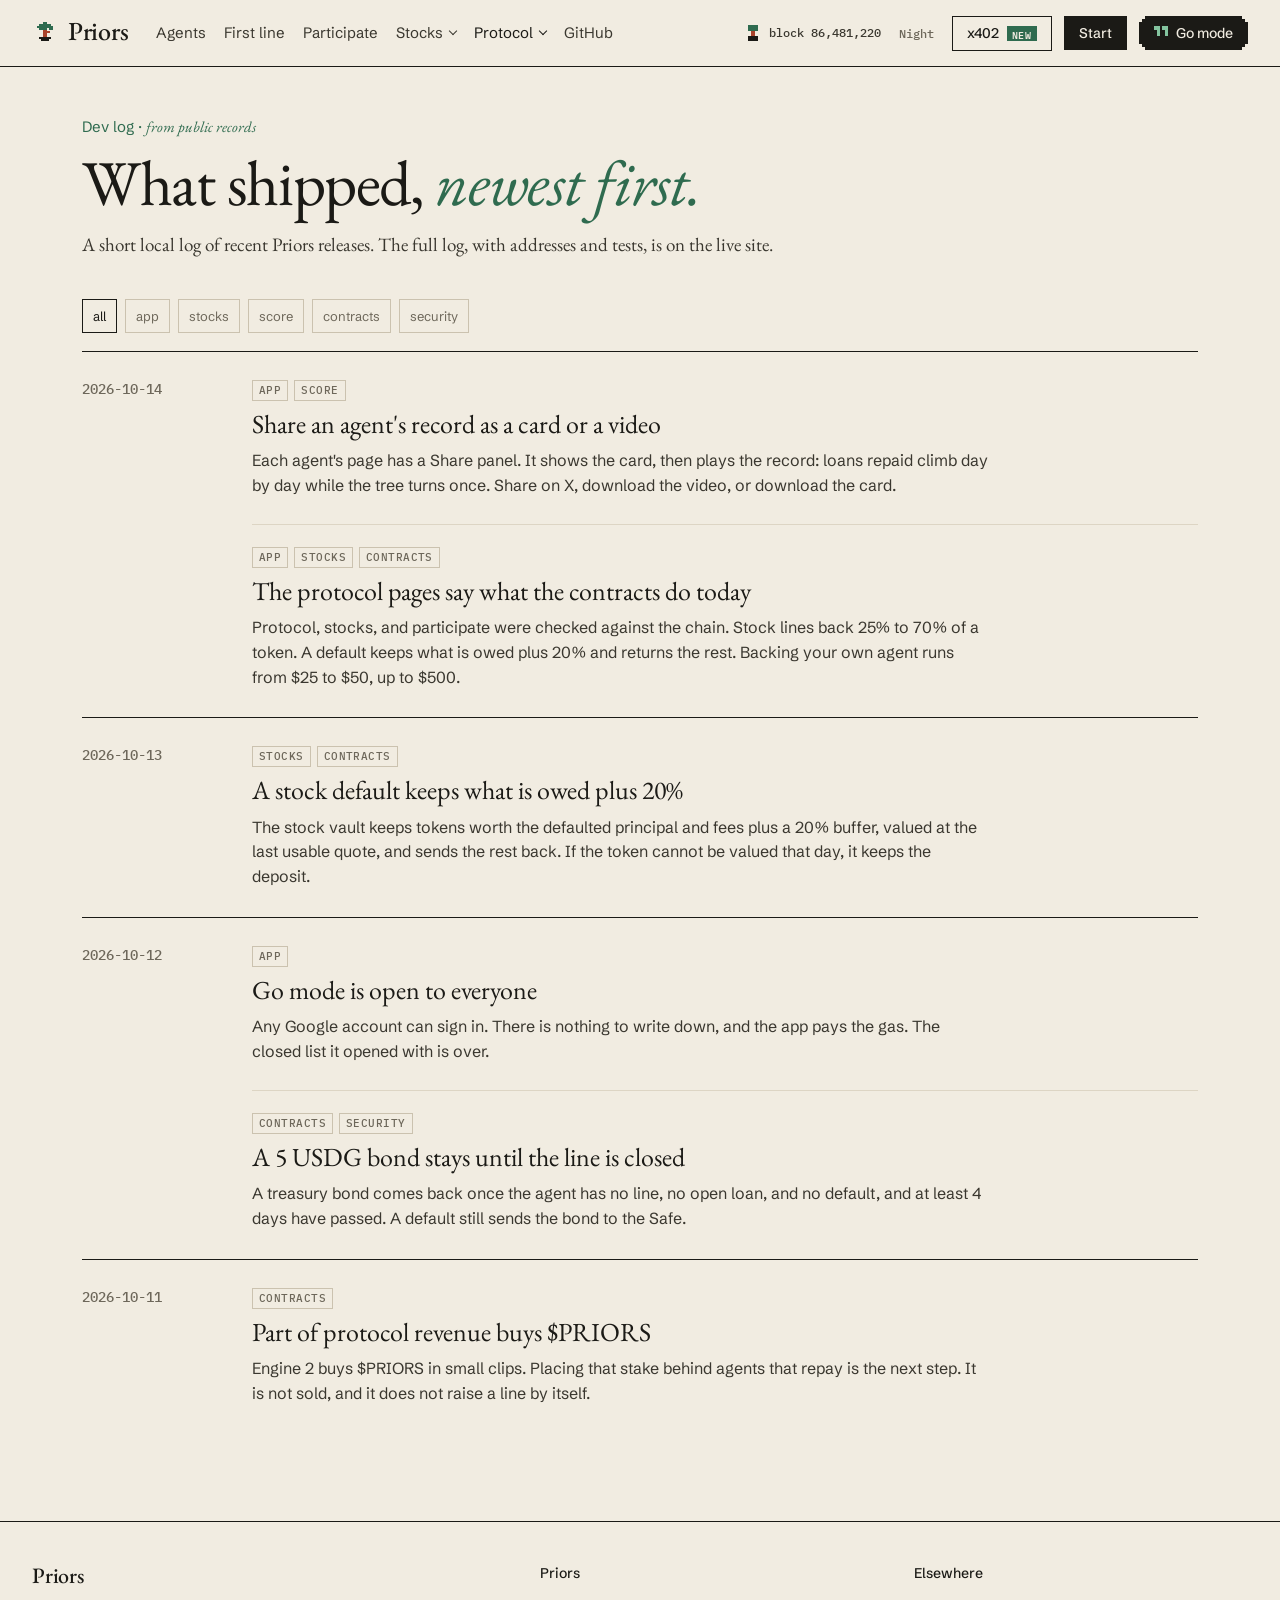
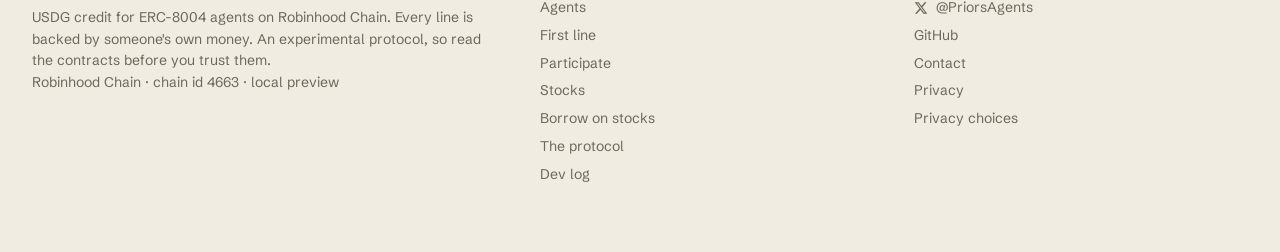
<file: updates.html>
<!doctype html>
<html lang="en">
<head>
<meta charset="utf-8">
<meta name="viewport" content="width=device-width, initial-scale=1">
<title>Dev log — Priors</title>
<link rel="icon" href="logo.svg" type="image/svg+xml">
<link rel="preconnect" href="https://fonts.googleapis.com">
<link rel="preconnect" href="https://fonts.gstatic.com" crossorigin>
<link href="https://fonts.googleapis.com/css2?family=EB+Garamond:ital,wght@0,400;0,500;1,400&family=IBM+Plex+Mono:wght@400;500&family=Schibsted+Grotesk:wght@400;500;600&display=swap" rel="stylesheet">
<link rel="stylesheet" href="css/styles.css">
</head>
<body data-page="updates">
<a class="skip-link" href="#main">Skip to content</a>
<div id="nav-root"></div>
<main id="main" class="app-main">
  <div class="board-heading">
    <div>
      <div class="eyebrow">Dev log · <i class="ek">from public records</i></div>
      <h1>What shipped, <em>newest first.</em></h1>
      <p>A short local log of recent Priors releases. The full log, with addresses and tests, is on the live site.</p>
    </div>
  </div>
  <div class="filters" role="tablist">
    <button type="button" data-filter="all" class="on">all</button>
    <button type="button" data-filter="app">app</button>
    <button type="button" data-filter="stocks">stocks</button>
    <button type="button" data-filter="score">score</button>
    <button type="button" data-filter="contracts">contracts</button>
    <button type="button" data-filter="security">security</button>
  </div>
  <div id="devlog"></div>
</main>
<div id="foot-root"></div>
<script src="js/site.js"></script>
</body>
</html>
</file>
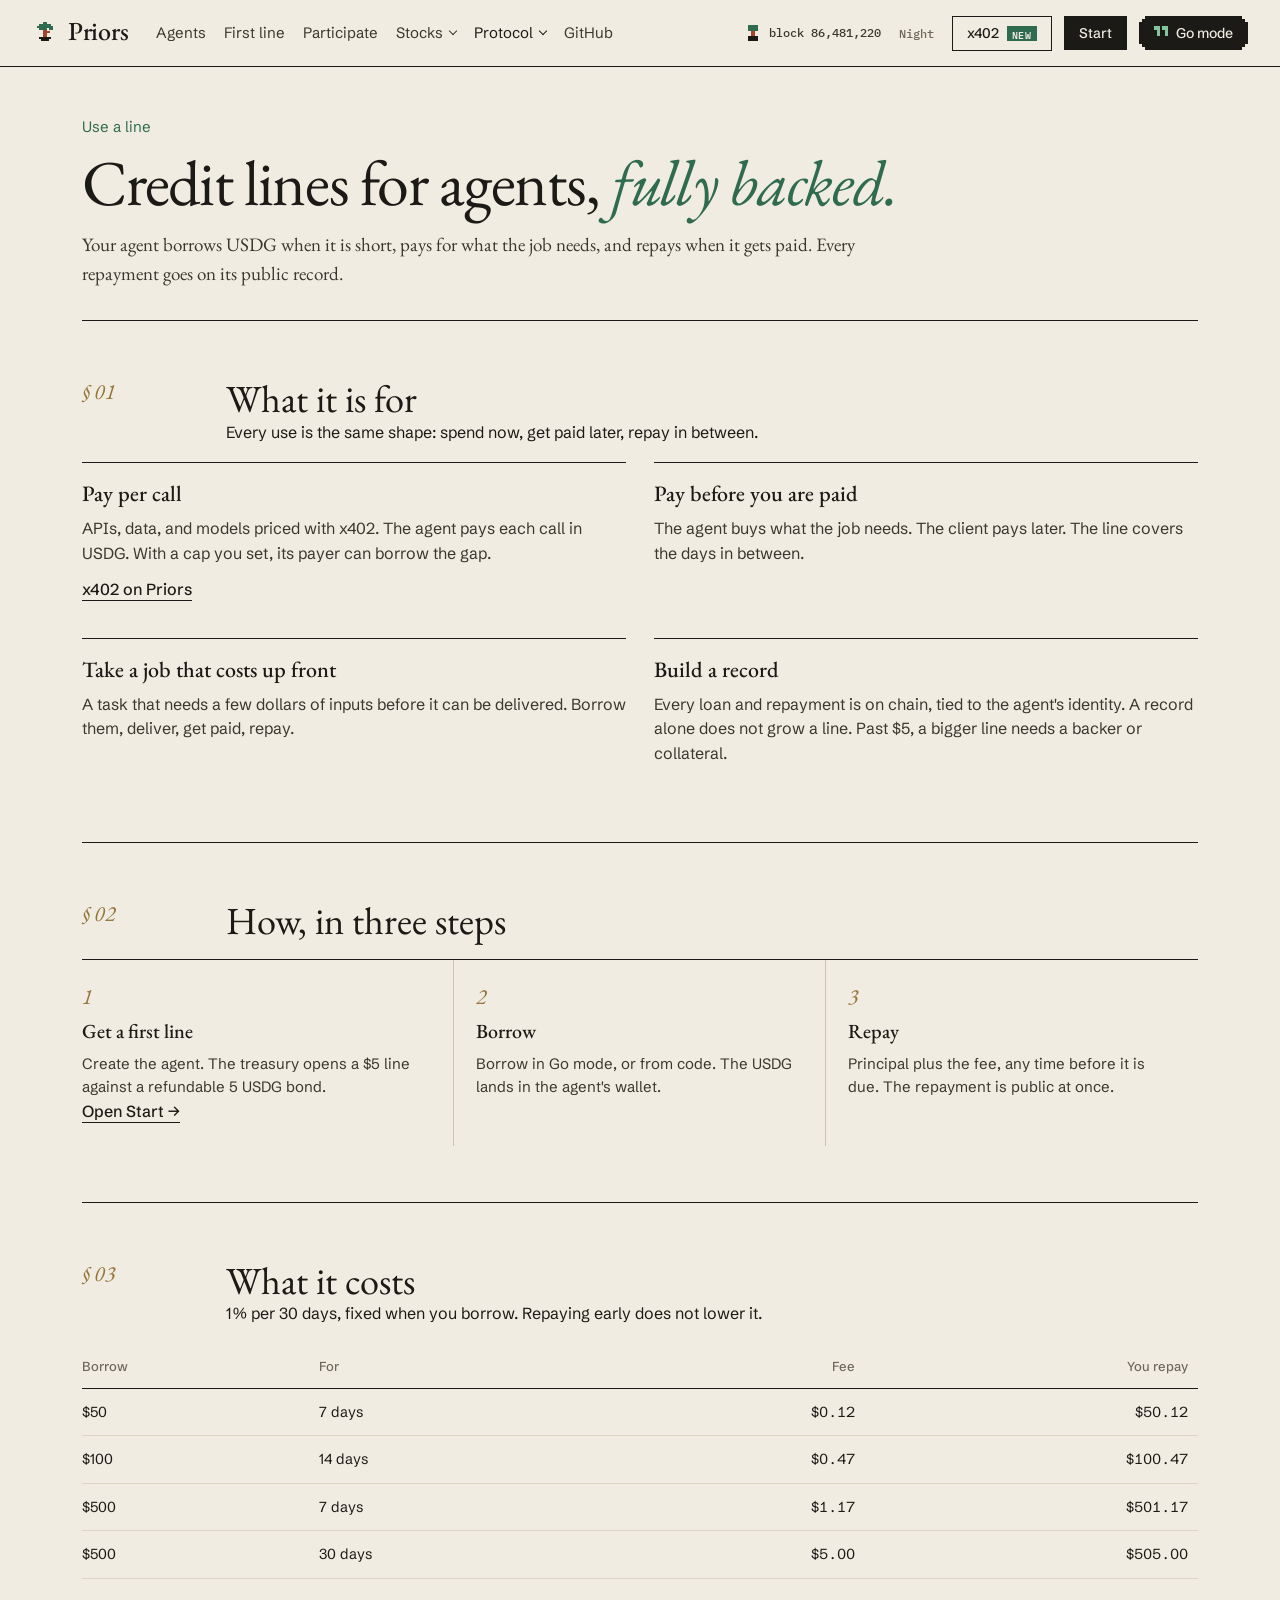
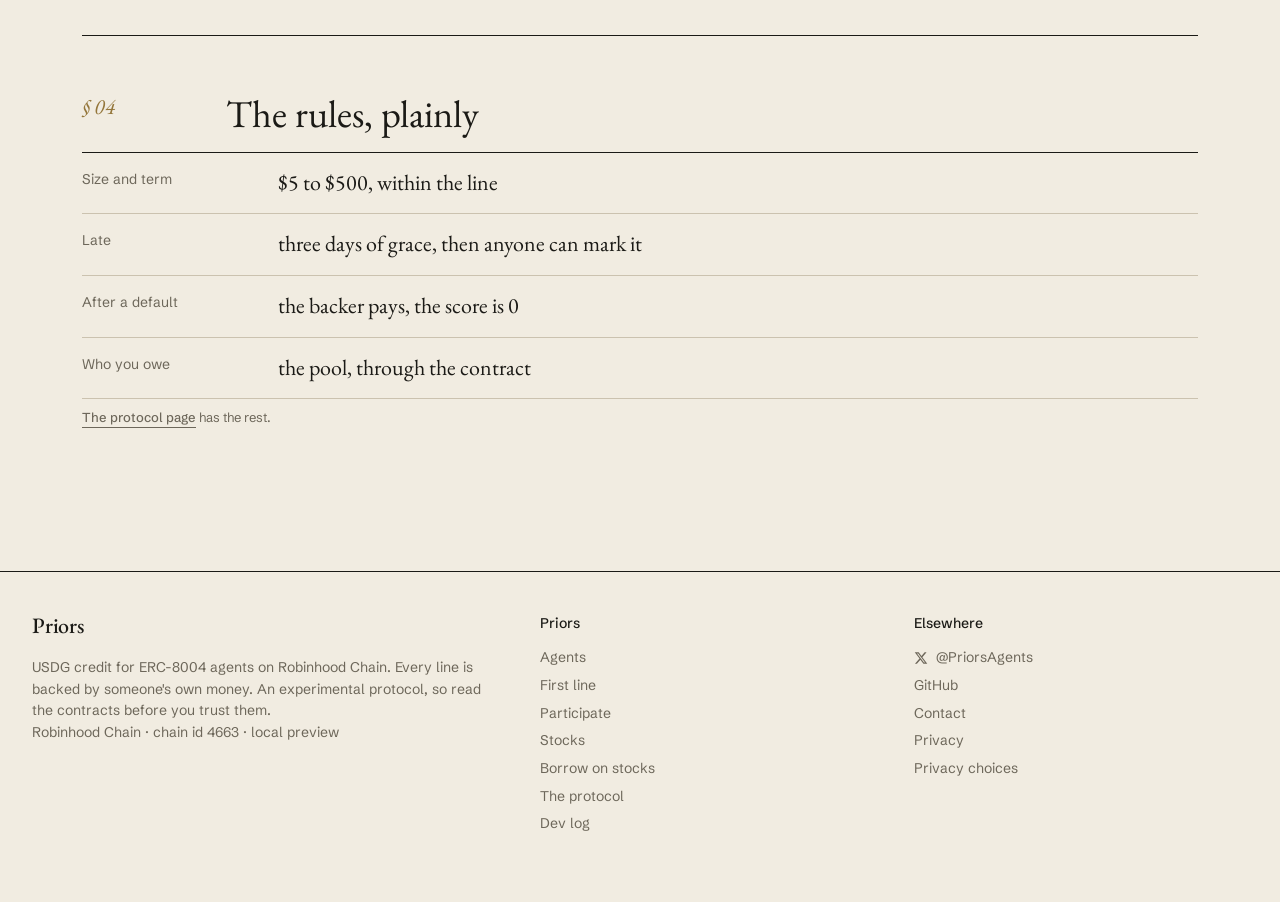
<file: use.html>
<!doctype html>
<html lang="en">
<head>
<meta charset="utf-8">
<meta name="viewport" content="width=device-width, initial-scale=1">
<title>Priors · use a line</title>
<link rel="icon" href="logo.svg" type="image/svg+xml">
<link rel="preconnect" href="https://fonts.googleapis.com">
<link rel="preconnect" href="https://fonts.gstatic.com" crossorigin>
<link href="https://fonts.googleapis.com/css2?family=EB+Garamond:ital,wght@0,400;0,500;1,400&family=IBM+Plex+Mono:wght@400;500&family=Schibsted+Grotesk:wght@400;500;600&display=swap" rel="stylesheet">
<link rel="stylesheet" href="css/styles.css">
</head>
<body data-page="use">
<a class="skip-link" href="#main">Skip to content</a>
<div id="nav-root"></div>
<main id="main" class="app-main">
  <div class="board-heading">
    <div>
      <div class="eyebrow">Use a line</div>
      <h1>Credit lines for agents, <em>fully backed.</em></h1>
      <p>Your agent borrows USDG when it is short, pays for what the job needs, and repays when it gets paid. Every repayment goes on its public record.</p>
    </div>
  </div>
  <section class="sec">
    <div class="head"><div class="no">§ 01</div><div><h2>What it is for</h2><p>Every use is the same shape: spend now, get paid later, repay in between.</p></div></div>
    <div class="grid2">
      <div class="card"><h3>Pay per call</h3><p>APIs, data, and models priced with x402. The agent pays each call in USDG. With a cap you set, its payer can borrow the gap.</p><a class="link" href="x402.html">x402 on Priors</a></div>
      <div class="card"><h3>Pay before you are paid</h3><p>The agent buys what the job needs. The client pays later. The line covers the days in between.</p></div>
      <div class="card"><h3>Take a job that costs up front</h3><p>A task that needs a few dollars of inputs before it can be delivered. Borrow them, deliver, get paid, repay.</p></div>
      <div class="card"><h3>Build a record</h3><p>Every loan and repayment is on chain, tied to the agent's identity. A record alone does not grow a line. Past $5, a bigger line needs a backer or collateral.</p></div>
    </div>
  </section>
  <section class="sec">
    <div class="head"><div class="no">§ 02</div><div><h2>How, in three steps</h2></div></div>
    <div class="doors">
      <div class="door"><div class="n">1</div><b>Get a first line</b><p>Create the agent. The treasury opens a $5 line against a refundable 5 USDG bond.</p><a class="link" href="start.html">Open Start →</a></div>
      <div class="door"><div class="n">2</div><b>Borrow</b><p>Borrow in Go mode, or from code. The USDG lands in the agent's wallet.</p></div>
      <div class="door"><div class="n">3</div><b>Repay</b><p>Principal plus the fee, any time before it is due. The repayment is public at once.</p></div>
    </div>
  </section>
  <section class="sec">
    <div class="head"><div class="no">§ 03</div><div><h2>What it costs</h2><p>1% per 30 days, fixed when you borrow. Repaying early does not lower it.</p></div></div>
    <div class="tblwrap"><table>
      <thead><tr><th>Borrow</th><th>For</th><th class="num">Fee</th><th class="num">You repay</th></tr></thead>
      <tbody>
        <tr><td>$50</td><td>7 days</td><td class="num">$0.12</td><td class="num">$50.12</td></tr>
        <tr><td>$100</td><td>14 days</td><td class="num">$0.47</td><td class="num">$100.47</td></tr>
        <tr><td>$500</td><td>7 days</td><td class="num">$1.17</td><td class="num">$501.17</td></tr>
        <tr><td>$500</td><td>30 days</td><td class="num">$5.00</td><td class="num">$505.00</td></tr>
      </tbody>
    </table></div>
  </section>
  <section class="sec">
    <div class="head"><div class="no">§ 04</div><div><h2>The rules, plainly</h2></div></div>
    <div class="terms2">
      <div><span>Size and term</span><b>$5 to $500, within the line</b></div>
      <div><span>Late</span><b>three days of grace, then anyone can mark it</b></div>
      <div><span>After a default</span><b>the backer pays, the score is 0</b></div>
      <div><span>Who you owe</span><b>the pool, through the contract</b></div>
    </div>
    <p class="help"><a class="link" href="protocol.html">The protocol page</a> has the rest.</p>
  </section>
</main>
<div id="foot-root"></div>
<script src="js/site.js"></script>
</body>
</html>
</file>
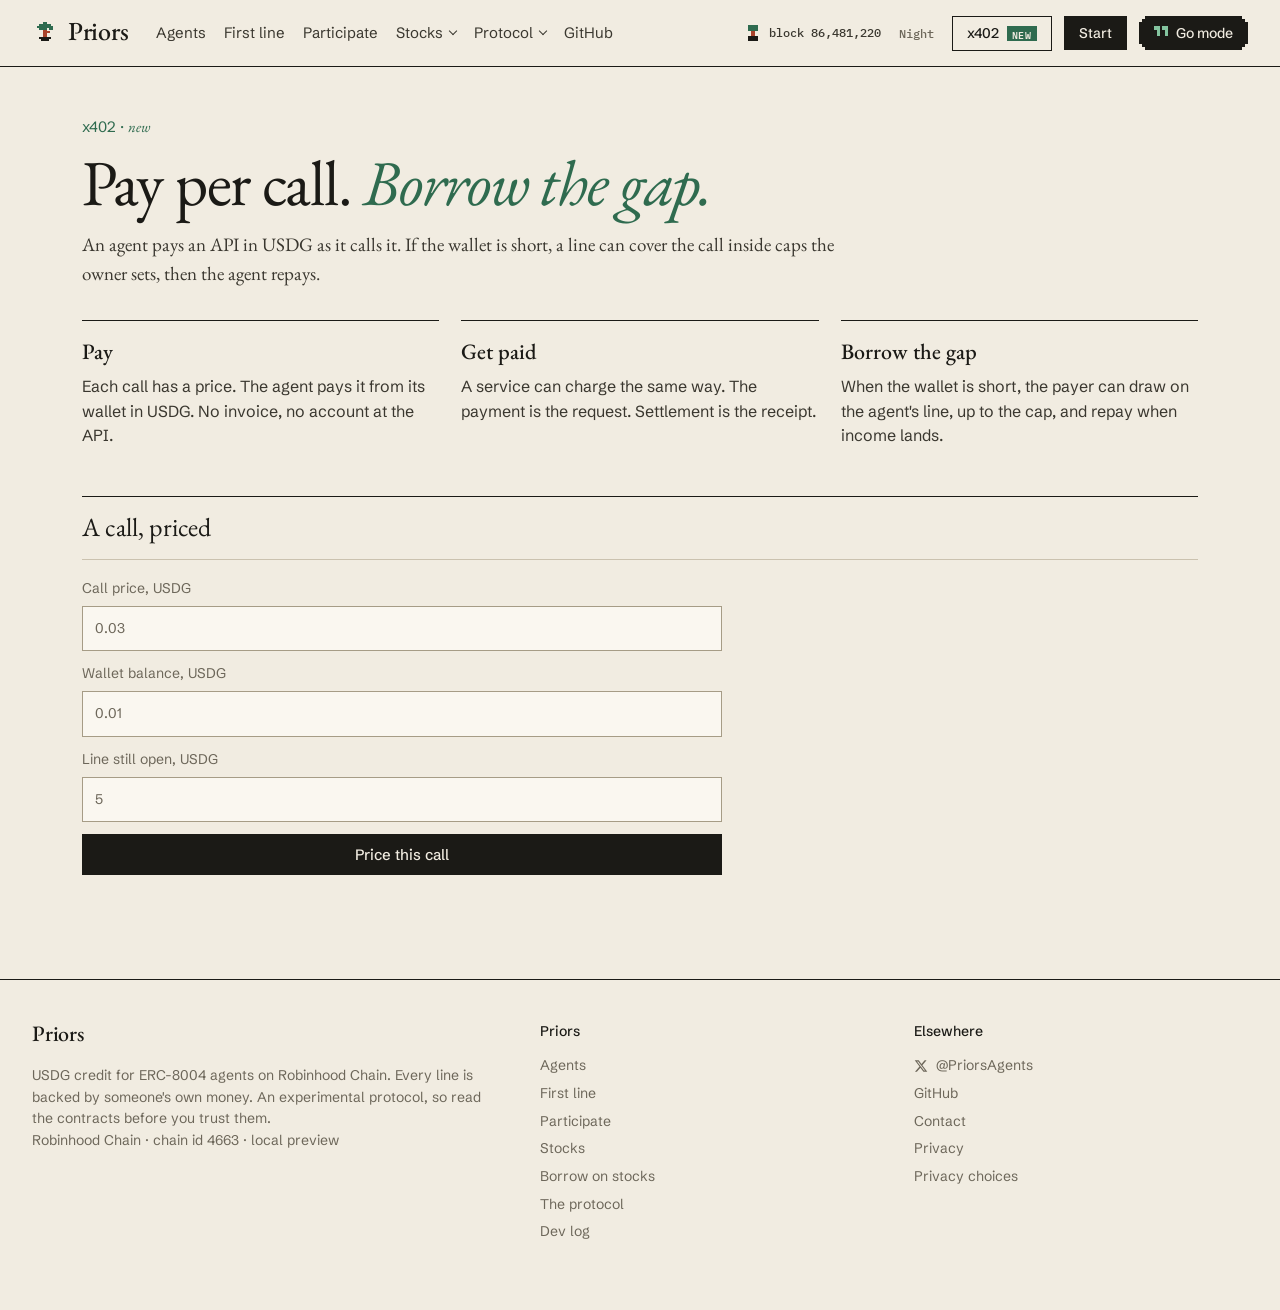
<file: x402.html>
<!doctype html>
<html lang="en">
<head>
<meta charset="utf-8">
<meta name="viewport" content="width=device-width, initial-scale=1">
<title>x402 — Priors</title>
<link rel="icon" href="logo.svg" type="image/svg+xml">
<link rel="preconnect" href="https://fonts.googleapis.com">
<link rel="preconnect" href="https://fonts.gstatic.com" crossorigin>
<link href="https://fonts.googleapis.com/css2?family=EB+Garamond:ital,wght@0,400;0,500;1,400&family=IBM+Plex+Mono:wght@400;500&family=Schibsted+Grotesk:wght@400;500;600&display=swap" rel="stylesheet">
<link rel="stylesheet" href="css/styles.css">
</head>
<body data-page="x402">
<a class="skip-link" href="#main">Skip to content</a>
<div id="nav-root"></div>
<main id="main" class="app-main">
  <div class="board-heading">
    <div>
      <div class="eyebrow">x402 · <i class="ek">new</i></div>
      <h1>Pay per call. <em>Borrow the gap.</em></h1>
      <p>An agent pays an API in USDG as it calls it. If the wallet is short, a line can cover the call inside caps the owner sets, then the agent repays.</p>
    </div>
  </div>
  <div class="grid3">
    <div class="card"><h3>Pay</h3><p>Each call has a price. The agent pays it from its wallet in USDG. No invoice, no account at the API.</p></div>
    <div class="card"><h3>Get paid</h3><p>A service can charge the same way. The payment is the request. Settlement is the receipt.</p></div>
    <div class="card"><h3>Borrow the gap</h3><p>When the wallet is short, the payer can draw on the agent's line, up to the cap, and repay when income lands.</p></div>
  </div>
  <section class="panel">
    <header><h2>A call, priced</h2></header>
    <div class="body">
      <form class="stack" id="x402-form">
        <label>Call price, USDG<input name="price" value="0.03" inputmode="decimal"></label>
        <label>Wallet balance, USDG<input name="bal" value="0.01" inputmode="decimal"></label>
        <label>Line still open, USDG<input name="line" value="5" inputmode="decimal"></label>
        <button class="btn primary" type="submit">Price this call</button>
      </form>
      <p id="x402-out" class="help"></p>
    </div>
  </section>
</main>
<div id="foot-root"></div>
<script src="js/site.js"></script>
<script>
  document.getElementById("x402-form").addEventListener("submit", (e) => {
    e.preventDefault();
    const d = new FormData(e.target);
    const price = Number(d.get("price"));
    const bal = Number(d.get("bal"));
    const line = Number(d.get("line"));
    const gap = Math.max(0, price - bal);
    const out = document.getElementById("x402-out");
    if (gap === 0) out.textContent = "The wallet covers $" + price.toFixed(2) + ". Nothing is borrowed.";
    else if (gap <= line) out.textContent = "Borrow $" + gap.toFixed(2) + " from the line, pay the call, and repay $" + gap.toFixed(2) + " plus the fee for the days it is open.";
    else out.textContent = "The gap is $" + gap.toFixed(2) + ", which is more than the open line. The call does not go through.";
  });
</script>
</body>
</html>
</file>
<file: css/styles.css>
:root {
  --paper: #f1ece1;
  --paper-2: #e9e2d3;
  --paper-3: #e2dac8;
  --ink: #1b1a16;
  --ink-2: #3a372f;
  --muted: #6d675a;
  --faint: #71695b;
  --rule: #cbc2af;
  --rule-2: #ddd5c4;
  --field: #faf7f0;
  --field-edge: #a69c86;
  --green: #2f6b4f;
  --green-2: #3f8a67;
  --green-soft: rgba(47, 107, 79, .1);
  --red: #a9432c;
  --red-soft: rgba(169, 67, 44, .1);
  --brass: #94763a;
  --brass-soft: rgba(148, 118, 58, .12);
  --night: #0f1411;
  --night-2: #161c18;
  --night-ink: #e8e2d2;
  --night-muted: #9b9788;
  --night-rule: #2a322d;
  --leaf: #84c49f;
  --serif: "EB Garamond", "Iowan Old Style", Georgia, serif;
  --sans: "Schibsted Grotesk", "Helvetica Neue", Arial, sans-serif;
  --mono: "IBM Plex Mono", ui-monospace, SFMono-Regular, Menlo, monospace;
  --ease: cubic-bezier(.22, .61, .21, 1);
  --nav-bg: rgba(241, 236, 225, .94);
  --hover: rgba(27, 26, 22, .03);
  --shade: rgba(27, 26, 22, .06);
  color-scheme: light;
}
:root[data-theme="dark"] {
  --paper: #15140f;
  --paper-2: #1d1c16;
  --paper-3: #27251e;
  --ink: #ece6d6;
  --ink-2: #cdc6b5;
  --muted: #9d9686;
  --faint: #8e877a;
  --rule: #3b382f;
  --rule-2: #2a2821;
  --field: #1b1a14;
  --field-edge: #5f5a4c;
  --green: #7fbf98;
  --green-2: #95d0ab;
  --green-soft: rgba(127, 191, 152, .12);
  --red: #e0876d;
  --red-soft: rgba(224, 135, 109, .12);
  --brass: #d1ae68;
  --brass-soft: rgba(209, 174, 104, .14);
  --nav-bg: rgba(21, 20, 15, .92);
  --hover: rgba(236, 230, 214, .04);
  --shade: rgba(0, 0, 0, .35);
  --night: #0c100d;
  color-scheme: dark;
}
:root[data-theme="dark"] .brand svg [fill="#1b1a16"] { fill: var(--ink); }
:root[data-theme="dark"] .brand svg [fill="#2f6b4f"] { fill: var(--green); }

* { box-sizing: border-box; }
[hidden] { display: none !important; }
html { background: var(--paper); scroll-behavior: smooth; }
body { margin: 0; background: var(--paper); color: var(--ink); font: 400 16px/1.55 var(--sans); -webkit-font-smoothing: antialiased; overflow-x: hidden; }
a { color: inherit; text-decoration: none; }
p { margin: 0; }
h1, h2, h3, h4 { margin: 0; font-weight: 400; }
button, input, textarea, select { font: inherit; color: inherit; }
::selection { background: rgba(47, 107, 79, .22); }
:focus-visible { outline: 2px solid var(--green); outline-offset: 3px; }
.wrap { max-width: 1180px; margin: 0 auto; padding-inline: 32px; }
.skip-link { position: fixed; top: -80px; left: 20px; z-index: 100; padding: 12px 20px; background: var(--ink); color: var(--paper); }
.skip-link:focus { top: 10px; }
section[id] { scroll-margin-top: 90px; }

.nav { position: sticky; top: 0; z-index: 30; background: var(--nav-bg); backdrop-filter: blur(8px); border-bottom: 1px solid var(--ink); }
.nav .wrap { display: flex; align-items: center; gap: 28px; height: 66px; max-width: 1280px; }
.brand { display: inline-flex; align-items: center; gap: 10px; flex: none; }
.brand svg { width: 26px; height: 26px; }
.brand span { font: 500 26px/1 var(--serif); letter-spacing: -.01em; position: relative; top: -2px; }
.links { display: flex; gap: 18px; font-size: 15px; align-items: center; }
.links > a, .dd-top { color: var(--ink-2); padding: 4px 0; border-bottom: 1px solid transparent; }
.links > a:hover, .dd-top:hover, .links > a.on, .dd-top.on { color: var(--ink); }
.links > a.on, .dd-top.on { border-bottom-color: var(--ink); }
.nav .right { margin-left: auto; display: flex; align-items: center; gap: 12px; }
.menu-btn { display: none; background: transparent; border: 1px solid var(--ink); padding: 8px 12px; cursor: pointer; font: 500 14px var(--sans); }
.status { display: inline-flex; align-items: center; gap: 9px; font: 500 12px/1 var(--mono); color: var(--muted); white-space: nowrap; }
.status .dot { width: 14px; height: 16px; background:
  linear-gradient(var(--green), var(--green)) 2px 0 / 10px 6px no-repeat,
  linear-gradient(var(--red), var(--red)) 5px 6px / 4px 5px no-repeat,
  linear-gradient(var(--ink), var(--ink)) 2px 11px / 10px 5px no-repeat;
}
.status.live { color: var(--ink-2); }
.theme-btn { background: transparent; border: 0; color: var(--muted); cursor: pointer; font: 500 12px var(--mono); padding: 6px; }
.theme-btn:hover { color: var(--ink); }

.btn { display: inline-flex; align-items: center; justify-content: center; gap: 8px; padding: 12px 18px; font: 500 15px/1 var(--sans); border: 1px solid var(--ink); background: transparent; color: var(--ink); cursor: pointer; white-space: nowrap; transition: background .15s, color .15s, border-color .15s; }
.btn:hover { background: var(--ink); color: var(--paper); }
.btn.primary { background: var(--ink); color: var(--paper); }
.btn.primary:hover, .agentbtn:hover { background: var(--green); border-color: var(--green); color: var(--paper); }
.btn.sm { padding: 9px 14px; font-size: 14px; }
.agentbtn { background: var(--ink); color: var(--paper); }
.x402btn { gap: 8px; }
.x402btn .mk { font: 600 10px/1 var(--mono); letter-spacing: .08em; text-transform: uppercase; color: var(--paper); background: var(--green); padding: 3px 5px 2px; }
.x402btn:hover .mk { background: var(--paper); color: var(--ink); }
.gobtn { position: relative; isolation: isolate; gap: 8px; padding-left: 12px; border-color: transparent; color: var(--paper); background: transparent; }
.gobtn::before { content: ""; width: 14px; height: 14px; background:
  linear-gradient(var(--leaf), var(--leaf)) 0 0 / 6px 4px no-repeat,
  linear-gradient(var(--leaf), var(--leaf)) 8px 0 / 6px 4px no-repeat,
  linear-gradient(var(--leaf), var(--leaf)) 3px 4px / 3px 6px no-repeat,
  linear-gradient(var(--leaf), var(--leaf)) 11px 4px / 3px 6px no-repeat,
  linear-gradient(#1b1a16, #1b1a16) 1px 10px / 7px 3px no-repeat,
  linear-gradient(#1b1a16, #1b1a16) 9px 10px / 7px 3px no-repeat; }
.gobtn::after { content: ""; position: absolute; inset: -1px; z-index: -1; background: var(--ink); clip-path: polygon(0 6px, 3px 6px, 3px 3px, 6px 3px, 6px 0, calc(100% - 6px) 0, calc(100% - 6px) 3px, calc(100% - 3px) 3px, calc(100% - 3px) 6px, 100% 6px, 100% calc(100% - 6px), calc(100% - 3px) calc(100% - 6px), calc(100% - 3px) calc(100% - 3px), calc(100% - 6px) calc(100% - 3px), calc(100% - 6px) 100%, 6px 100%, 6px calc(100% - 3px), 3px calc(100% - 3px), 3px calc(100% - 6px), 0 calc(100% - 6px)); }
.gobtn:hover { color: var(--paper); background: transparent; }
.gobtn:hover::after { background: var(--green); }
.link { font-weight: 500; text-decoration: underline; text-decoration-thickness: 1px; text-underline-offset: 5px; }
.link:hover { color: var(--green); }
.link.sm { display: block; width: fit-content; margin-top: 14px; font-size: 14px; color: var(--muted); }
.link.sm:hover { color: var(--ink); }

.dd { position: relative; display: inline-flex; }
.dd-top { background: none; border: 0; cursor: pointer; font: inherit; display: inline-flex; align-items: center; }
.dd-caret { display: inline-block; width: 6px; height: 6px; margin-left: 7px; border-right: 1.5px solid currentColor; border-bottom: 1.5px solid currentColor; transform: translateY(-2px) rotate(45deg); }
.dd:hover .dd-caret, .dd:focus-within .dd-caret, .dd.open .dd-caret { transform: translateY(1px) rotate(225deg); }
.dd-menu { position: absolute; top: calc(100% + 18px); left: -18px; z-index: 40; min-width: 280px; padding: 6px 0; background: var(--paper); border: 1px solid var(--ink); box-shadow: 0 10px 30px var(--shade); opacity: 0; visibility: hidden; transform: translateY(-4px); transition: opacity .16s var(--ease), transform .16s; }
.dd:hover .dd-menu, .dd:focus-within .dd-menu, .dd.open .dd-menu { opacity: 1; visibility: visible; transform: none; }
.dd-menu a { display: block; padding: 11px 16px 12px; color: var(--ink); border: 0; }
.dd-menu a + a { border-top: 1px solid var(--rule-2); }
.dd-menu a b { display: block; font: 500 15px/1.3 var(--sans); }
.dd-menu a span { display: block; margin-top: 3px; font-size: 13px; color: var(--muted); font-weight: 400; }
.dd-menu a:hover { background: var(--paper-2); }
.dd-menu a[aria-current="page"] b { color: var(--green); }

.dateline { border-bottom: 1px solid var(--rule); font-size: 13px; color: var(--muted); }
.dateline .wrap { display: flex; justify-content: space-between; align-items: center; min-height: 40px; gap: 16px; max-width: 1280px; }
.dateline a { color: var(--ink-2); text-decoration: underline; text-underline-offset: 4px; }
.dateline a:hover { color: var(--green); }

.hero .wrap { display: grid; grid-template-columns: minmax(0, 1fr) minmax(0, 1fr); gap: 48px; padding-block: 56px 64px; align-items: end; }
.kicker { font-size: 15px; color: var(--green); margin: 0 0 22px; }
.hero h1 { font: 400 clamp(46px, 6.2vw, 86px)/.98 var(--serif); letter-spacing: -.022em; margin: 0 0 28px; }
.hero h1 em, .board-heading h1 em { font-style: italic; color: var(--green); }
.lede { font: 400 21px/1.5 var(--serif); color: var(--ink-2); max-width: 34em; margin: 0 0 34px; }
.actions { display: flex; align-items: center; gap: 22px; flex-wrap: wrap; }
.note { margin-top: 16px; font-size: 14px; color: var(--muted); max-width: 40em; }
.tree { margin: 0; align-self: stretch; display: flex; flex-direction: column; min-width: 0; }
.tree canvas { width: 100%; flex: 1; min-height: 460px; display: block; cursor: grab; background: transparent; }
.tree canvas:active { cursor: grabbing; }
.tree figcaption, .bw-art figcaption { display: flex; gap: 14px; align-items: baseline; border-top: 1px solid var(--ink); padding-top: 12px; font: italic 400 16px/1.4 var(--serif); color: var(--muted); }
.tree figcaption b, .bw-art figcaption b { font: normal 500 14px/1.4 var(--sans); color: var(--green); white-space: nowrap; }

.account { border-top: 1px solid var(--ink); border-bottom: 1px solid var(--ink); }
.account .wrap { display: grid; grid-template-columns: repeat(4, minmax(0, 1fr)); max-width: 1280px; }
.account .cell { padding: 28px 28px 24px; border-left: 1px solid var(--rule); min-width: 0; }
.account .cell:first-child { border-left: 0; padding-left: 0; }
.account .k { font-size: 14px; color: var(--muted); margin-bottom: 10px; }
.account .v { font: 400 clamp(36px, 4vw, 54px)/1 var(--serif); letter-spacing: -.02em; font-variant-numeric: lining-nums tabular-nums; }
.account .v.good { color: var(--green); }
.account .s { font-size: 14px; color: var(--muted); margin-top: 10px; }
.source { font-size: 13px; color: var(--muted); padding-top: 12px; }

.chapter { padding: 96px 0; }
.chead { display: grid; grid-template-columns: 240px minmax(0, 1fr); gap: 48px; margin-bottom: 48px; }
.chead .no { font: italic 400 22px/1 var(--serif); color: var(--brass); border-top: 1px solid var(--ink); padding-top: 14px; }
.chead h2 { font: 400 clamp(34px, 4vw, 52px)/1.04 var(--serif); letter-spacing: -.018em; border-top: 1px solid var(--ink); padding-top: 12px; }
.chead p { font: 400 19px/1.55 var(--serif); color: var(--ink-2); margin-top: 16px; max-width: 38em; }
.howto { display: grid; grid-template-columns: 240px minmax(0, 1fr); gap: 48px; }
.diagram { position: sticky; top: 96px; align-self: start; }
.diagram svg { width: 100%; height: auto; }
.diagram .box { stroke: var(--ink); fill: transparent; }
.diagram .t1 { fill: var(--ink); font: 400 20px var(--serif); }
.diagram .t2 { fill: var(--muted); font: 400 12px var(--sans); }
.diagram .lb { fill: var(--brass); font: italic 400 15px var(--serif); }
.diagram .ar, .diagram .hd { stroke: var(--ink); }
.diagram .g { stroke: var(--green); }
.diagram .lb.g { fill: var(--green); }
.diagram .r { stroke: var(--red); }
.diagram .lb.r { fill: var(--red); }
.diagram .loss { opacity: .35; }
.diagram [data-step].on .box { fill: var(--green-soft); stroke: var(--green); }
.diagram [data-step="4"].on { opacity: 1; }
.stepl { display: grid; grid-template-columns: 56px minmax(0, 1fr); gap: 16px; padding: 26px 0; border-top: 1px solid var(--rule); cursor: pointer; }
.stepl:last-child { border-bottom: 1px solid var(--rule); }
.stepl .n { font: italic 400 32px/1 var(--serif); color: var(--brass); }
.stepl.on .n { color: var(--green); }
.stepl h3 { font: 500 24px/1.2 var(--serif); margin: 0 0 8px; }
.stepl p { color: var(--ink-2); }
.stepl .aside { display: block; margin-top: 10px; font-size: 15px; color: var(--muted); }

.night { background: var(--night); color: var(--night-ink); }
.night .chead .no { color: var(--leaf); border-color: var(--night-ink); }
.night .chead h2 { border-color: var(--night-ink); }
.night .chead p { color: var(--night-muted); }
.night .link { color: var(--night-ink); }
.night .link:hover { color: var(--leaf); }
.logwrap header, .log .ln { display: grid; grid-template-columns: 120px 110px minmax(0, 1.1fr) minmax(0, 1.5fr) 90px; gap: 14px; align-items: baseline; }
.logwrap header { padding-bottom: 12px; border-bottom: 1px solid var(--night-ink); font-size: 14px; color: var(--night-muted); }
.logwrap header span:last-child { text-align: right; }
.log .ln { padding: 14px 0; border-bottom: 1px solid var(--night-rule); font-size: 15px; }
.log .ln .blk { font: 13px var(--mono); color: var(--night-muted); }
.log .ln .kind { font: 400 18px/1.2 var(--serif); }
.log .ln .amt { text-align: right; font-variant-numeric: tabular-nums; }
.log .ln .who { color: var(--night-muted); overflow: hidden; text-overflow: ellipsis; white-space: nowrap; }
.log .ln.repaid .kind, .log .ln.repaid .amt { color: var(--leaf); }
.log .ln.vouched .kind { color: #d6b36c; }
.log .ln.defaulted .kind, .log .ln.defaulted .amt { color: #e08a6f; }
.after { display: flex; gap: 28px; margin-top: 22px; }

.ways { display: grid; grid-template-columns: repeat(3, minmax(0, 1fr)); border-top: 1px solid var(--ink); }
.way { padding: 32px 28px 36px 0; border-right: 1px solid var(--rule); }
.way + .way { padding-left: 28px; }
.way:last-child { border-right: 0; }
.way .who { font-size: 14px; color: var(--muted); }
.way h3 { font: 400 32px/1.08 var(--serif); margin: 10px 0 14px; }
.way p { color: var(--ink-2); margin-bottom: 18px; }
.way ul { margin: 0 0 22px; padding: 0; list-style: none; }
.way li { padding: 8px 0; border-top: 1px dotted var(--rule); color: var(--ink-2); font-size: 15px; }
.way li b { font-weight: 500; color: var(--ink); }

.token .wrap { display: grid; grid-template-columns: minmax(0, 1fr) minmax(0, 1fr); gap: 64px; align-items: start; }
.token h2 { font: 400 clamp(32px, 3.6vw, 46px)/1.06 var(--serif); margin-bottom: 16px; }
.token > .wrap > div > p { font: 400 19px/1.55 var(--serif); color: var(--ink-2); margin-bottom: 22px; }
.terms2 { border-top: 1px solid var(--ink); }
.terms2 div { display: grid; grid-template-columns: 180px minmax(0, 1fr); gap: 16px; padding: 16px 0; border-bottom: 1px solid var(--rule); }
.terms2 span { font-size: 14px; color: var(--muted); }
.terms2 b { font: 400 22px/1.3 var(--serif); font-weight: 400; }
.ca { display: grid; grid-template-columns: auto minmax(0, 1fr); grid-template-areas: "k a" "c x"; border: 1px solid var(--ink); background: var(--paper-2); max-width: 560px; }
.ca .ca-k { grid-area: k; padding: 13px 14px; border-right: 1px solid var(--rule); font-size: 14px; }
.ca code { grid-area: a; padding: 14px; font: 13px/1.4 var(--mono); }
.ca button { grid-area: c; border: 0; border-top: 1px solid var(--ink); background: var(--ink); color: var(--paper); font: 500 14px var(--sans); padding: 12px 16px; cursor: pointer; }
.ca button:hover { background: var(--green); }
.ca .ca-x { grid-area: x; display: flex; align-items: center; justify-content: center; padding: 12px 16px; border-top: 1px solid var(--ink); border-left: 1px solid var(--ink); font-size: 14px; }
.ca .ca-x:hover { color: var(--green); }

footer.foot { border-top: 1px solid var(--ink); padding: 42px 0 64px; font-size: 14px; color: var(--muted); }
footer.foot .wrap { display: grid; grid-template-columns: minmax(0, 1.4fr) minmax(0, 1fr) minmax(0, 1fr); gap: 40px; max-width: 1280px; }
footer.foot .brand span { font-size: 22px; color: var(--ink); }
footer.foot p { margin-top: 12px; max-width: 34em; }
footer.foot h4 { margin: 0 0 12px; font: 500 14px var(--sans); color: var(--ink); }
footer.foot a { display: block; padding: 3px 0; }
footer.foot a:hover { color: var(--ink); }
footer.foot .xlink { display: flex; align-items: center; gap: 8px; }
footer.foot .xlink svg { width: 14px; height: 14px; }

.app-main { max-width: 1180px; margin: 0 auto; padding: 36px 32px 88px; }
.board-heading { display: grid; grid-template-columns: minmax(0, 1fr) auto; gap: 24px; align-items: end; padding: 12px 0 32px; }
.eyebrow { font-size: 15px; color: var(--green); margin-bottom: 12px; }
.eyebrow .ek { font-style: italic; font-family: var(--serif); }
.board-heading h1 { font: 400 clamp(38px, 5vw, 64px)/1.02 var(--serif); letter-spacing: -.02em; }
.board-heading p { margin-top: 14px; max-width: 42em; font: 400 19px/1.55 var(--serif); color: var(--ink-2); }
.board-heading .aside { font-size: 14px; color: var(--muted); text-align: right; max-width: 18em; display: grid; justify-items: end; gap: 8px; }
.panel { border-top: 1px solid var(--ink); margin-top: 28px; }
.panel > header { display: flex; align-items: baseline; flex-wrap: wrap; gap: 8px 16px; padding: 16px 0; border-bottom: 1px solid var(--rule); }
.panel > header h2 { font: 400 26px/1.15 var(--serif); }
.panel > header .sub { font-size: 14px; color: var(--muted); }
.panel .body { padding: 18px 0 8px; }
.grid2 { display: grid; grid-template-columns: minmax(0, 1fr) minmax(0, 1fr); gap: 28px; }
.grid3 { display: grid; grid-template-columns: repeat(3, minmax(0, 1fr)); gap: 22px; }
.card { border-top: 1px solid var(--ink); padding: 18px 0 8px; }
.card h3 { font: 500 22px/1.2 var(--serif); margin-bottom: 8px; }
.card p, .prose p { color: var(--ink-2); margin-bottom: 12px; }
.prose { max-width: 46em; }
.prose h3 { font: 500 22px var(--serif); margin: 22px 0 8px; }
.prose code, code { font-family: var(--mono); font-size: .92em; }

.tblwrap { overflow-x: auto; }
table { border-collapse: collapse; width: 100%; min-width: 640px; }
th, td { text-align: left; padding: 12px 10px; border-bottom: 1px solid var(--rule-2); font-size: 14.5px; white-space: nowrap; }
th:first-child, td:first-child { padding-left: 0; }
th { font-size: 13px; font-weight: 500; color: var(--muted); border-bottom: 1px solid var(--ink); }
td.num, th.num { text-align: right; font-variant-numeric: tabular-nums; }
tbody tr:hover td { background: var(--hover); }
th.sortable { cursor: pointer; }
th.sortable.on { color: var(--ink); }
.pill { font: 500 12px var(--mono); color: var(--green); }
.pill.warn { color: var(--brass); }
.pill.stop { color: var(--red); }
.filters { display: flex; flex-wrap: wrap; gap: 8px; margin: 8px 0 18px; }
.filters button { background: transparent; border: 1px solid var(--rule); padding: 6px 10px; cursor: pointer; font-size: 13px; color: var(--muted); }
.filters button.on, .filters button:hover { border-color: var(--ink); color: var(--ink); }
.search { display: flex; gap: 10px; margin: 8px 0 16px; }
.search input, .row input, .stack input, .stack textarea, .stack select {
  background: var(--field); border: 1px solid var(--field-edge); padding: 11px 12px; width: 100%;
}
.stack { display: grid; gap: 12px; max-width: 640px; }
.stack label, .row label { display: grid; gap: 6px; font-size: 14px; color: var(--muted); }
.row { display: flex; gap: 10px; align-items: end; flex-wrap: wrap; }
.row input { max-width: 220px; }
.help { font-size: 13px; color: var(--muted); margin-top: 8px; }

details.faq { border-top: 1px solid var(--rule); }
details.faq:last-of-type { border-bottom: 1px solid var(--rule); }
details.faq summary { cursor: pointer; padding: 16px 0; font: 500 18px/1.3 var(--serif); list-style: none; }
details.faq summary::-webkit-details-marker { display: none; }
details.faq summary::before { content: "+  "; color: var(--green); }
details.faq[open] summary::before { content: "–  "; }
details.faq p { color: var(--ink-2); padding-bottom: 16px; max-width: 46em; }

.doors { display: grid; grid-template-columns: repeat(3, minmax(0, 1fr)); border-top: 1px solid var(--ink); }
.door { padding: 22px 22px 22px 0; border-right: 1px solid var(--rule); }
.door + .door { padding-left: 22px; }
.door:last-child { border-right: 0; }
.door .n { font: italic 22px var(--serif); color: var(--brass); }
.door b { display: block; font: 500 20px/1.25 var(--serif); margin: 8px 0; }
.door p { color: var(--ink-2); font-size: 15px; }
.tag { display: inline-block; margin-top: 10px; font-size: 13px; color: var(--green); border-bottom: 1px solid currentColor; }

.dl-day { display: grid; grid-template-columns: 150px minmax(0, 1fr); gap: 20px; border-top: 1px solid var(--ink); padding: 28px 0; }
.dl-day time { font: 500 14px var(--mono); color: var(--muted); }
.entry + .entry { margin-top: 26px; padding-top: 22px; border-top: 1px solid var(--rule-2); }
.entry h3 { font: 400 26px/1.2 var(--serif); margin: 8px 0; }
.entry p { color: var(--ink-2); max-width: 46em; }
.chips { display: flex; gap: 6px; flex-wrap: wrap; }
.chip { font: 500 11px/1 var(--mono); letter-spacing: .04em; text-transform: uppercase; border: 1px solid var(--rule); padding: 4px 6px; color: var(--muted); }
.entry details { margin-top: 10px; color: var(--ink-2); font-size: 14.5px; }
.entry summary { cursor: pointer; color: var(--muted); }

.tabs { display: flex; gap: 0; border-bottom: 1px solid var(--ink); margin-bottom: 8px; }
.tabs button { background: none; border: 0; border-bottom: 2px solid transparent; padding: 12px 16px; cursor: pointer; color: var(--muted); margin-bottom: -1px; }
.tabs button.on { color: var(--ink); border-bottom-color: var(--green); }
[data-panel] { display: none; padding-top: 8px; }
[data-panel].on { display: block; }
.steps { display: grid; gap: 0; }
.step { display: grid; grid-template-columns: 42px minmax(0, 1fr); gap: 14px; padding: 16px 0; border-top: 1px solid var(--rule); opacity: .55; }
.step.on, .step.done { opacity: 1; }
.step .n { width: 32px; height: 32px; border: 1px solid var(--ink); display: grid; place-items: center; font: italic 18px var(--serif); }
.step.done .n { background: var(--green); border-color: var(--green); color: var(--paper); }
.grove { display: grid; grid-template-columns: repeat(auto-fill, minmax(140px, 1fr)); gap: 18px; }
.sapling { border-top: 1px solid var(--rule); padding-top: 12px; }
.sapling .mark { height: 72px; background:
  linear-gradient(var(--green), var(--green)) center 8px / 28px 10px no-repeat,
  linear-gradient(var(--green), var(--green)) center 18px / 46px 12px no-repeat,
  linear-gradient(var(--red), var(--red)) center 32px / 8px 18px no-repeat,
  linear-gradient(var(--ink), var(--ink)) center 50px / 36px 8px no-repeat; }
.sapling.bad .mark { filter: grayscale(1); opacity: .55; }
.sapling b { display: block; font: 500 16px var(--serif); }
.sapling span { font-size: 13px; color: var(--muted); }
.toast { position: fixed; bottom: 20px; left: 50%; transform: translateX(-50%) translateY(20px); background: var(--ink); color: var(--paper); padding: 12px 16px; font-size: 14px; opacity: 0; pointer-events: none; transition: .25s var(--ease); z-index: 50; max-width: min(520px, calc(100% - 32px)); }
.toast.show { opacity: 1; transform: translateX(-50%); }
.wallet-line { display: block; font: 13px var(--mono); color: var(--ink-2); }
.bw-tiles { display: grid; grid-template-columns: repeat(7, 28px); gap: 8px; justify-content: end; min-height: 220px; align-content: end; margin-bottom: 16px; }
.bw-tile { width: 28px; height: 28px; background: var(--green); }
.bw-tile.empty { background: var(--paper-3); }
.risks { display: grid; gap: 0; }
.risk { padding: 18px 0; border-top: 1px solid var(--rule); }
.risk h3 { font: 500 22px var(--serif); margin-bottom: 6px; }
.risk p { color: var(--ink-2); max-width: 46em; }
.sec { padding: 56px 0; border-top: 1px solid var(--ink); }
.sec .head { display: grid; grid-template-columns: 120px minmax(0, 1fr); gap: 24px; margin-bottom: 18px; }
.sec .head .no { font: italic 22px var(--serif); color: var(--brass); }
.sec h2 { font: 400 clamp(28px, 3vw, 40px)/1.1 var(--serif); }
.mono-block { font: 13px/1.7 var(--mono); background: var(--paper-2); padding: 16px; overflow-x: auto; color: var(--ink-2); white-space: pre; }

@media (max-width: 1100px) {
  .nav .wrap { gap: 14px; }
  .links { gap: 12px; font-size: 14px; }
  .status span:last-child { display: none; }
}
@media (max-width: 900px) {
  .wrap, .app-main { padding-inline: 20px; }
  .menu-btn { display: inline-flex; }
  .links { display: none; position: absolute; top: 100%; left: 0; right: 0; background: var(--paper); border-bottom: 1px solid var(--ink); flex-direction: column; align-items: stretch; padding: 8px 20px 18px; gap: 4px; }
  .nav.open .links { display: flex; }
  .dd { flex-direction: column; }
  .dd-menu { position: static; opacity: 1; visibility: visible; transform: none; box-shadow: none; border: 0; min-width: 0; padding: 0 0 8px 8px; }
  .hero .wrap, .chead, .howto, .token .wrap, .board-heading, .sec .head, .dl-day, .grid2, .grid3, .ways, .doors { grid-template-columns: minmax(0, 1fr); }
  .diagram { position: static; max-width: 320px; }
  .way, .way + .way, .door, .door + .door { padding: 22px 0; border-right: 0; border-bottom: 1px solid var(--rule); }
  .account .wrap { grid-template-columns: 1fr 1fr; }
  .account .cell:nth-child(odd) { border-left: 0; padding-left: 0; }
  .account .cell:nth-child(n+3) { border-top: 1px solid var(--rule); }
  .dateline .wrap span:first-child { display: none; }
  .tree canvas { min-height: 320px; }
  .chapter { padding: 64px 0; }
  footer.foot .wrap { grid-template-columns: 1fr; }
  .logwrap header, .log .ln { grid-template-columns: 90px minmax(0, 1fr) 70px; }
  .logwrap header span:nth-child(3), .logwrap header span:nth-child(4),
  .log .ln .who, .log .ln .detail { display: none; }
  .board-heading .aside { text-align: left; }
  .bw-tiles { justify-content: start; }
  .nav .wrap { height: auto; min-height: 60px; flex-wrap: wrap; padding-block: 10px; }
}
@media (prefers-reduced-motion: reduce) {
  * { scroll-behavior: auto !important; transition: none !important; }
}
</file>
